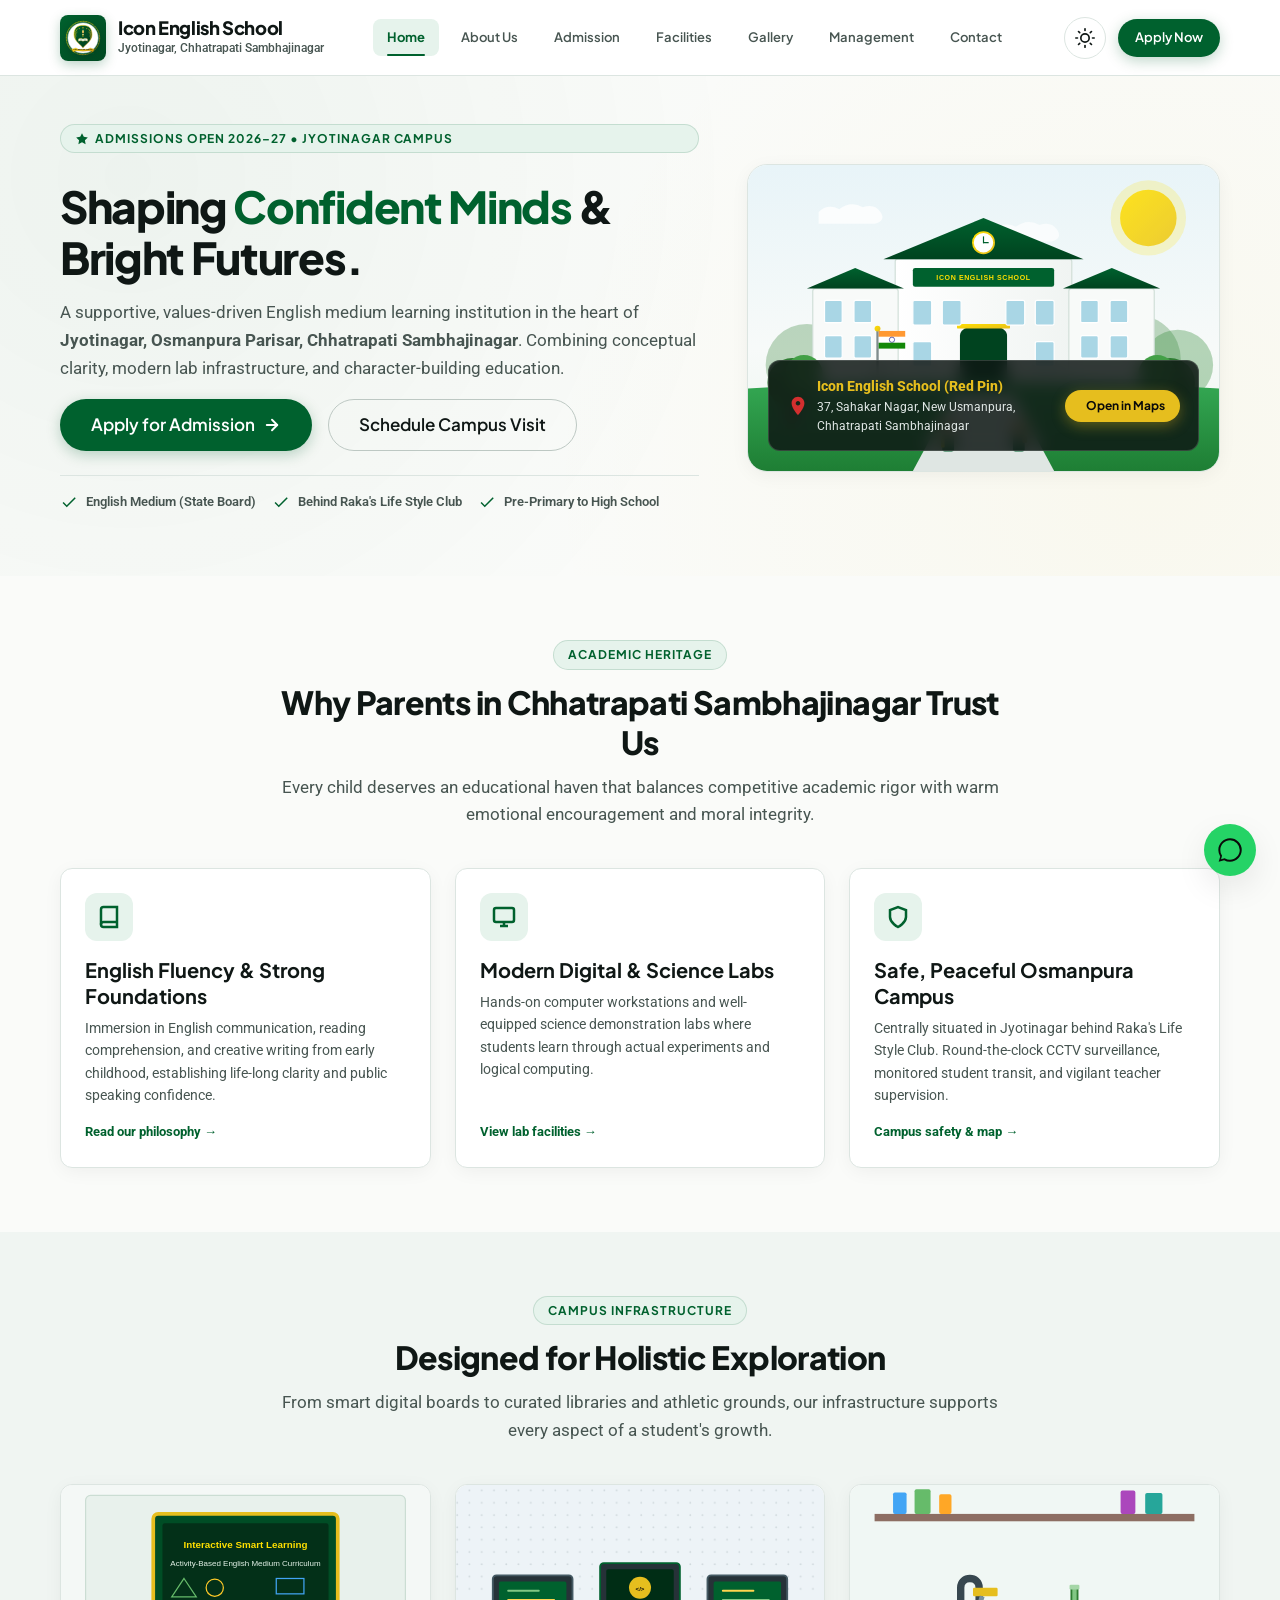
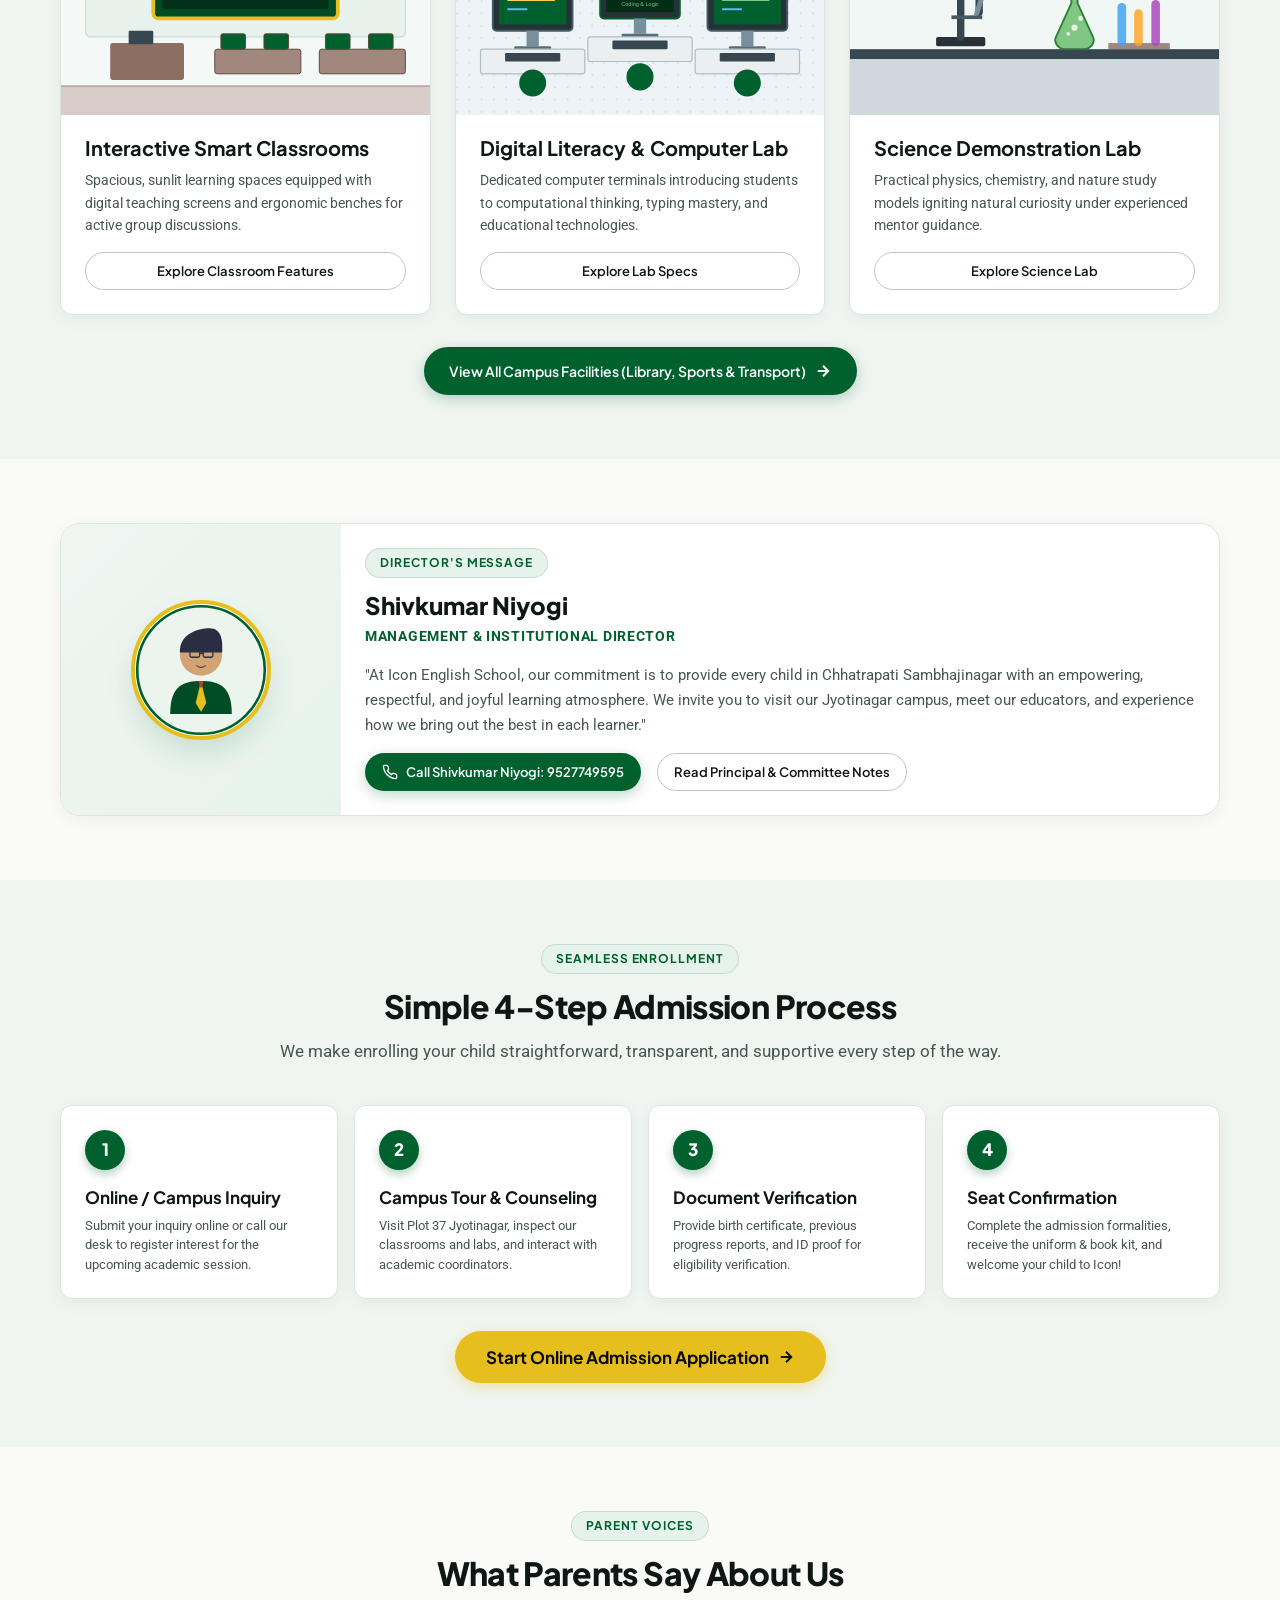
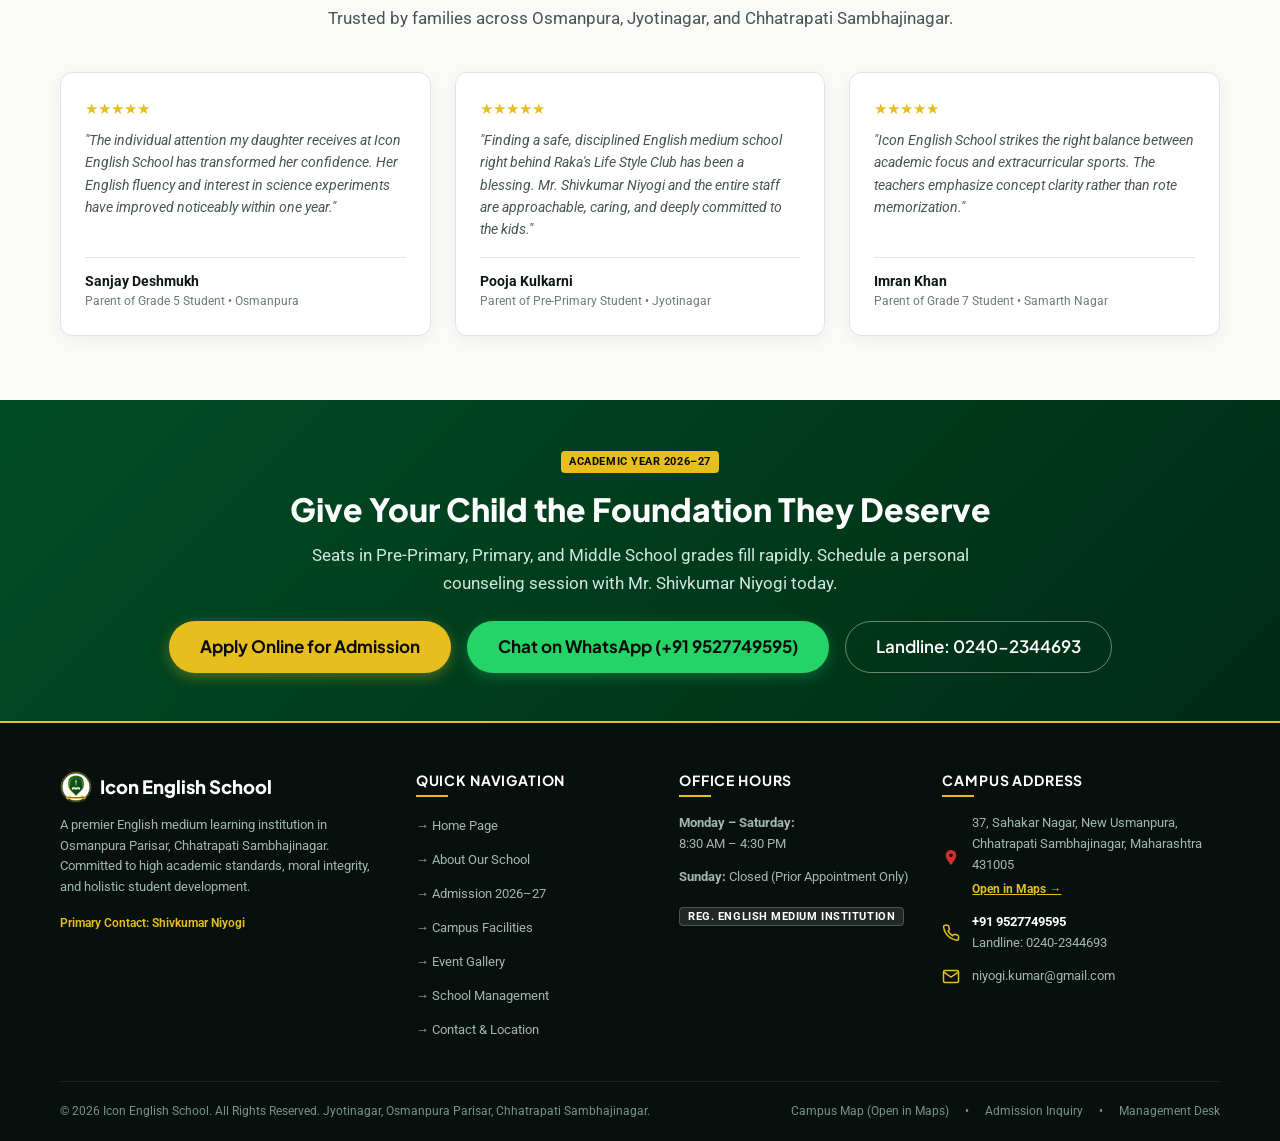
<file: index.html>
<!DOCTYPE html>
<html lang="en" data-theme="light">

<head>
  <meta charset="UTF-8">
  <meta name="viewport" content="width=device-width, initial-scale=1.0">
  <title>Icon English School | Best English Medium School in Osmanpura, Chhatrapati Sambhajinagar</title>
  <meta name="description"
    content="Icon English School in Jyotinagar, Osmanpura Parisar, Chhatrapati Sambhajinagar (Aurangabad). Nurturing academic excellence, modern computer lab, science activity lab, and holistic development. Admissions open 2026–27.">
  <meta name="keywords"
    content="Icon English School, School in Osmanpura, School in Jyotinagar, Chhatrapati Sambhajinagar school, Aurangabad English school, Shivkumar Niyogi, English medium school admission">
  <link rel="canonical" href="https://iconenglishschool.in/">

  <!-- Google Fonts Preconnect & Styles -->
  <link rel="preconnect" href="https://fonts.googleapis.com">
  <link rel="preconnect" href="https://fonts.gstatic.com" crossorigin>
  <link
    href="https://fonts.googleapis.com/css2?family=Plus+Jakarta+Sans:wght@500;600;700;800&family=Roboto:wght@400;500;700&display=swap"
    rel="stylesheet">

  <!-- Core Stylesheets -->
  <link rel="stylesheet" href="css/tokens.css">
  <link rel="stylesheet" href="css/animations.css">
  <link rel="stylesheet" href="css/base.css">
  <link rel="stylesheet" href="css/components.css">

  <!-- Zero-Flash Theme Initializer -->
  <script src="js/theme.js"></script>
</head>

<body>
  <!-- Scroll Progress Indicator -->
  <div class="scroll-progress-bar" aria-hidden="true"></div>

  <!-- Accessibility Skip Navigation -->
  <a href="#main-content" class="skip-link">Skip to main content</a>

  <!-- Main Sticky Header -->
  <header class="site-header">
    <div class="container header-container">
      <!-- School Brand Identity -->
      <a href="index.html" class="brand-link" aria-label="Icon English School Home">
        <div class="brand-emblem" aria-hidden="true">
          <img src="assets/images/logo.svg" alt="" width="36" height="36"
            style="filter: drop-shadow(0 2px 4px rgba(0,0,0,0.2));">
        </div>
        <div class="brand-info">
          <span class="brand-title">Icon English School</span>
          <span class="brand-subtitle">Jyotinagar, Chhatrapati Sambhajinagar</span>
        </div>
      </a>

      <!-- Desktop Navigation Menu -->
      <nav class="desktop-nav" aria-label="Main Navigation">
        <a href="index.html" class="nav-link">Home</a>
        <a href="about.html" class="nav-link">About Us</a>
        <a href="admission.html" class="nav-link">Admission</a>
        <a href="facilities.html" class="nav-link">Facilities</a>
        <a href="gallery.html" class="nav-link">Gallery</a>
        <a href="management.html" class="nav-link">Management</a>
        <a href="contact.html" class="nav-link">Contact</a>
      </nav>

      <!-- Header Controls: Theme Toggle, CTA & Mobile Trigger -->
      <div class="header-actions">
        <!-- Theme Switcher Button -->
        <button type="button" id="theme-toggle" class="theme-toggle-btn" aria-label="Switch theme" aria-pressed="false"
          title="Switch Theme">
          <!-- Sun Icon (shown in Dark mode) -->
          <svg class="theme-icon-sun" viewBox="0 0 24 24" fill="none" stroke="currentColor" stroke-width="2"
            stroke-linecap="round" stroke-linejoin="round" style="display: none;">
            <circle cx="12" cy="12" r="5"></circle>
            <line x1="12" y1="1" x2="12" y2="3"></line>
            <line x1="12" y1="21" x2="12" y2="23"></line>
            <line x1="4.22" y1="4.22" x2="5.64" y2="5.64"></line>
            <line x1="18.36" y1="18.36" x2="19.78" y2="19.78"></line>
            <line x1="1" y1="12" x2="3" y2="12"></line>
            <line x1="21" y1="12" x2="23" y2="12"></line>
            <line x1="4.22" y1="19.78" x2="5.64" y2="18.36"></line>
            <line x1="18.36" y1="5.64" x2="19.78" y2="4.22"></line>
          </svg>
          <!-- Moon Icon (shown in Light mode) -->
          <svg class="theme-icon-moon" viewBox="0 0 24 24" fill="none" stroke="currentColor" stroke-width="2"
            stroke-linecap="round" stroke-linejoin="round">
            <path d="M21 12.79A9 9 0 1 1 11.21 3 7 7 0 0 0 21 12.79z"></path>
          </svg>
        </button>

        <!-- Desktop Quick Apply Button -->
        <a href="admission.html" class="btn btn-primary btn-sm header-cta-btn">
          Apply Now
        </a>

        <!-- Mobile Navigation Hamburger Button -->
        <button type="button" class="mobile-nav-toggle" aria-label="Open mobile navigation menu" aria-expanded="false"
          aria-controls="mobile-drawer">
          <span class="hamburger-line"></span>
          <span class="hamburger-line"></span>
          <span class="hamburger-line"></span>
        </button>
      </div>
    </div>
  </header>

  <!-- Mobile Drawer Backdrop & Drawer -->
  <div class="mobile-drawer-backdrop" aria-hidden="true"></div>
  <aside id="mobile-drawer" class="mobile-drawer" aria-label="Mobile Navigation">
    <div class="mobile-drawer-header">
      <div class="brand-info">
        <span class="brand-title" style="font-size: 1rem;">Icon English School</span>
        <span class="brand-subtitle">Navigation Menu</span>
      </div>
      <button type="button" class="drawer-close-btn" aria-label="Close navigation menu">
        <svg width="20" height="20" viewBox="0 0 24 24" fill="none" stroke="currentColor" stroke-width="2.5"
          stroke-linecap="round" stroke-linejoin="round">
          <line x1="18" y1="6" x2="6" y2="18"></line>
          <line x1="6" y1="6" x2="18" y2="18"></line>
        </svg>
      </button>
    </div>

    <nav class="mobile-nav-list">
      <a href="index.html" class="mobile-nav-link">
        <svg width="20" height="20" viewBox="0 0 24 24" fill="none" stroke="currentColor" stroke-width="2">
          <path d="M3 9l9-7 9 7v11a2 2 0 0 1-2 2H5a2 2 0 0 1-2-2z"></path>
          <polyline points="9 22 9 12 15 12 15 22"></polyline>
        </svg>
        Home
      </a>
      <a href="about.html" class="mobile-nav-link">
        <svg width="20" height="20" viewBox="0 0 24 24" fill="none" stroke="currentColor" stroke-width="2">
          <circle cx="12" cy="12" r="10"></circle>
          <line x1="12" y1="16" x2="12" y2="12"></line>
          <line x1="12" y1="8" x2="12.01" y2="8"></line>
        </svg>
        About Us
      </a>
      <a href="admission.html" class="mobile-nav-link">
        <svg width="20" height="20" viewBox="0 0 24 24" fill="none" stroke="currentColor" stroke-width="2">
          <path d="M14 2H6a2 2 0 0 0-2 2v16a2 2 0 0 0 2 2h12a2 2 0 0 0 2-2V8z"></path>
          <polyline points="14 2 14 8 20 8"></polyline>
          <line x1="16" y1="13" x2="8" y2="13"></line>
          <line x1="16" y1="17" x2="8" y2="17"></line>
          <polyline points="10 9 9 9 8 9"></polyline>
        </svg>
        Admission 2026–27
      </a>
      <a href="facilities.html" class="mobile-nav-link">
        <svg width="20" height="20" viewBox="0 0 24 24" fill="none" stroke="currentColor" stroke-width="2">
          <rect x="2" y="7" width="20" height="14" rx="2" ry="2"></rect>
          <path d="M16 21V5a2 2 0 0 0-2-2h-4a2 2 0 0 0-2 2v16"></path>
        </svg>
        Facilities
      </a>
      <a href="gallery.html" class="mobile-nav-link">
        <svg width="20" height="20" viewBox="0 0 24 24" fill="none" stroke="currentColor" stroke-width="2">
          <rect x="3" y="3" width="18" height="18" rx="2" ry="2"></rect>
          <circle cx="8.5" cy="8.5" r="1.5"></circle>
          <polyline points="21 15 16 10 5 21"></polyline>
        </svg>
        Gallery
      </a>
      <a href="management.html" class="mobile-nav-link">
        <svg width="20" height="20" viewBox="0 0 24 24" fill="none" stroke="currentColor" stroke-width="2">
          <path d="M17 21v-2a4 4 0 0 0-4-4H5a4 4 0 0 0-4 4v2"></path>
          <circle cx="9" cy="7" r="4"></circle>
          <path d="M23 21v-2a4 4 0 0 0-3-3.87"></path>
          <path d="M16 3.13a4 4 0 0 1 0 7.75"></path>
        </svg>
        Management
      </a>
      <a href="contact.html" class="mobile-nav-link">
        <svg width="20" height="20" viewBox="0 0 24 24" fill="none" stroke="currentColor" stroke-width="2">
          <path
            d="M22 16.92v3a2 2 0 0 1-2.18 2 19.79 19.79 0 0 1-8.63-3.07 19.5 19.5 0 0 1-6-6 19.79 19.79 0 0 1-3.07-8.67A2 2 0 0 1 4.11 2h3a2 2 0 0 1 2 1.72 12.84 12.84 0 0 0 .7 2.81 2 2 0 0 1-.45 2.11L8.09 9.91a16 16 0 0 0 6 6l1.27-1.27a2 2 0 0 1 2.11-.45 12.84 12.84 0 0 0 2.81.7A2 2 0 0 1 22 16.92z">
          </path>
        </svg>
        Contact Us
      </a>
    </nav>

    <div class="mobile-drawer-footer">
      <div style="font-size: var(--text-xs); color: var(--text-muted); margin-bottom: 8px;">Direct Campus Helpline:
      </div>
      <a href="tel:+919527749595"
        style="display: flex; align-items: center; gap: 8px; font-weight: 700; color: var(--brand-primary); margin-bottom: 12px; font-size: var(--text-md);">
        <svg width="18" height="18" viewBox="0 0 24 24" fill="none" stroke="currentColor" stroke-width="2">
          <path
            d="M22 16.92v3a2 2 0 0 1-2.18 2 19.79 19.79 0 0 1-8.63-3.07 19.5 19.5 0 0 1-6-6 19.79 19.79 0 0 1-3.07-8.67A2 2 0 0 1 4.11 2h3a2 2 0 0 1 2 1.72 12.84 12.84 0 0 0 .7 2.81 2 2 0 0 1-.45 2.11L8.09 9.91a16 16 0 0 0 6 6l1.27-1.27a2 2 0 0 1 2.11-.45 12.84 12.84 0 0 0 2.81.7A2 2 0 0 1 22 16.92z">
          </path>
        </svg>
        +91 9527749595
      </a>
      <a href="https://wa.me/919527749595" target="_blank" rel="noopener noreferrer"
        class="btn btn-whatsapp btn-block btn-sm">
        Chat on WhatsApp
      </a>
    </div>
  </aside>

  <!-- Main Page Content -->
  <main id="main-content">
    <!-- Hero Section -->
    <section class="hero-section">
      <div class="container">
        <div class="hero-grid">
          <!-- Hero Left Content -->
          <div class="hero-content">
            <div class="section-tag hero-drop-target">
              <svg width="14" height="14" viewBox="0 0 24 24" fill="currentColor">
                <path
                  d="M12 2l3.09 6.26L22 9.27l-5 4.87 1.18 6.88L12 17.77l-6.18 3.25L7 14.14 2 9.27l6.91-1.01L12 2z" />
              </svg>
              Admissions Open 2026–27 • Jyotinagar Campus
            </div>

            <h1 class="heading-xl hero-drop-target" style="animation-delay: 100ms;">
              Shaping <span class="text-emerald">Confident Minds</span> &amp; Bright Futures.
            </h1>

            <p class="lead-text hero-drop-target" style="animation-delay: 200ms;">
              A supportive, values-driven English medium learning institution in the heart of <strong>Jyotinagar,
                Osmanpura Parisar, Chhatrapati Sambhajinagar</strong>. Combining conceptual clarity, modern lab
              infrastructure, and character-building education.
            </p>

            <div class="btn-group hero-drop-target" style="animation-delay: 300ms;">
              <a href="admission.html" class="btn btn-primary btn-lg">
                <span>Apply for Admission</span>
                <svg width="18" height="18" viewBox="0 0 24 24" fill="none" stroke="currentColor" stroke-width="2.5"
                  stroke-linecap="round" stroke-linejoin="round">
                  <line x1="5" y1="12" x2="19" y2="12"></line>
                  <polyline points="12 5 19 12 12 19"></polyline>
                </svg>
              </a>
              <a href="contact.html" class="btn btn-outline btn-lg">
                <span>Schedule Campus Visit</span>
              </a>
            </div>

            <!-- Trust Highlights Badges -->
            <div class="flex items-center gap-4 hero-drop-target"
              style="animation-delay: 400ms; flex-wrap: wrap; margin-top: var(--space-2); padding-top: var(--space-4); border-top: 1px solid var(--border-subtle);">
              <div class="flex items-center gap-2"
                style="font-size: var(--text-sm); font-weight: 600; color: var(--text-secondary);">
                <svg width="18" height="18" viewBox="0 0 24 24" fill="var(--brand-primary)">
                  <path d="M9 16.17L4.83 12l-1.42 1.41L9 19 21 7l-1.41-1.41z" />
                </svg>
                English Medium (State Board)
              </div>
              <div class="flex items-center gap-2"
                style="font-size: var(--text-sm); font-weight: 600; color: var(--text-secondary);">
                <svg width="18" height="18" viewBox="0 0 24 24" fill="var(--brand-primary)">
                  <path d="M9 16.17L4.83 12l-1.42 1.41L9 19 21 7l-1.41-1.41z" />
                </svg>
                Behind Raka's Life Style Club
              </div>
              <div class="flex items-center gap-2"
                style="font-size: var(--text-sm); font-weight: 600; color: var(--text-secondary);">
                <svg width="18" height="18" viewBox="0 0 24 24" fill="var(--brand-primary)">
                  <path d="M9 16.17L4.83 12l-1.42 1.41L9 19 21 7l-1.41-1.41z" />
                </svg>
                Pre-Primary to High School
              </div>
            </div>
          </div>

          <!-- Hero Right Visual Showcase -->
          <div class="hero-visual-container reveal-scale">
            <div class="hero-card-featured animate-float">
              <img src="assets/images/hero-campus.svg" alt="Icon English School Campus in Jyotinagar, Osmanpura Parisar"
                width="800" height="520" loading="eager">
              <div class="hero-badge-overlay">
                <div style="display: flex; align-items: center; gap: 8px;">
                  <svg width="22" height="22" viewBox="0 0 24 24" fill="#D32F2F" style="flex-shrink: 0;"><path d="M12 2C8.13 2 5 5.13 5 9c0 5.25 7 13 7 13s7-7.75 7-13c0-3.87-3.13-7-7-7zm0 9.5c-1.38 0-2.5-1.12-2.5-2.5s1.12-2.5 2.5-2.5 2.5 1.12 2.5 2.5-1.12 2.5-2.5 2.5z"/></svg>
                  <div>
                    <div style="font-weight: 800; font-size: var(--text-md); color: var(--brand-accent);">Icon English School (Red Pin)</div>
                    <div style="font-size: var(--text-xs); color: #E0E7E5;">37, Sahakar Nagar, New Usmanpura, Chhatrapati Sambhajinagar</div>
                  </div>
                </div>
                <a href="https://www.google.com/maps/search/?api=1&query=37,+Sahakar+Nagar,+New+Usmanpura,+Chhatrapati+Sambhajinagar,+Maharashtra+431005" target="_blank" rel="noopener noreferrer" class="btn btn-accent btn-sm"
                  style="font-size: var(--text-xs); padding: 6px 14px; min-height: 32px; gap: 6px;">
                  <svg width="14" height="14" viewBox="0 0 24 24" fill="#0A0A0A"><path d="M12 2C8.13 2 5 5.13 5 9c0 5.25 7 13 7 13s7-7.75 7-13c0-3.87-3.13-7-7-7zm0 9.5c-1.38 0-2.5-1.12-2.5-2.5s1.12-2.5 2.5-2.5 2.5 1.12 2.5 2.5-1.12 2.5-2.5 2.5z"/></svg>
                  Open in Maps
                </a>
              </div>
            </div>
          </div>
        </div>
      </div>
    </section>

    <!-- Why Choose Icon English School -->
    <section class="section">
      <div class="container">
        <div class="section-header reveal-up">
          <span class="section-tag">Academic Heritage</span>
          <h2 class="section-title">Why Parents in Chhatrapati Sambhajinagar Trust Us</h2>
          <p class="section-subtitle">
            Every child deserves an educational haven that balances competitive academic rigor with warm emotional
            encouragement and moral integrity.
          </p>
        </div>

        <div class="grid grid-3">
          <!-- Pillar 1 -->
          <div class="content-card card-hover-lift reveal-up stagger-1">
            <div class="card-icon-pill">
              <svg width="24" height="24" viewBox="0 0 24 24" fill="none" stroke="currentColor" stroke-width="2.5">
                <path d="M4 19.5A2.5 2.5 0 0 1 6.5 17H20"></path>
                <path d="M6.5 2H20v20H6.5A2.5 2.5 0 0 1 4 19.5v-15A2.5 2.5 0 0 1 6.5 2z"></path>
              </svg>
            </div>
            <h3 class="card-title">English Fluency &amp; Strong Foundations</h3>
            <p class="card-body-text">
              Immersion in English communication, reading comprehension, and creative writing from early childhood,
              establishing life-long clarity and public speaking confidence.
            </p>
            <a href="about.html"
              style="font-weight: 700; color: var(--brand-primary); font-size: var(--text-sm); display: inline-flex; align-items: center; gap: 4px;">
              Read our philosophy &rarr;
            </a>
          </div>

          <!-- Pillar 2 -->
          <div class="content-card card-hover-lift reveal-up stagger-2">
            <div class="card-icon-pill">
              <svg width="24" height="24" viewBox="0 0 24 24" fill="none" stroke="currentColor" stroke-width="2.5">
                <rect x="2" y="3" width="20" height="14" rx="2" ry="2"></rect>
                <line x1="8" y1="21" x2="16" y2="21"></line>
                <line x1="12" y1="17" x2="12" y2="21"></line>
              </svg>
            </div>
            <h3 class="card-title">Modern Digital &amp; Science Labs</h3>
            <p class="card-body-text">
              Hands-on computer workstations and well-equipped science demonstration labs where students learn through
              actual experiments and logical computing.
            </p>
            <a href="facilities.html"
              style="font-weight: 700; color: var(--brand-primary); font-size: var(--text-sm); display: inline-flex; align-items: center; gap: 4px;">
              View lab facilities &rarr;
            </a>
          </div>

          <!-- Pillar 3 -->
          <div class="content-card card-hover-lift reveal-up stagger-3">
            <div class="card-icon-pill">
              <svg width="24" height="24" viewBox="0 0 24 24" fill="none" stroke="currentColor" stroke-width="2.5">
                <path d="M12 22s8-4 8-10V5l-8-3-8 3v7c0 6 8 10 8 10z"></path>
              </svg>
            </div>
            <h3 class="card-title">Safe, Peaceful Osmanpura Campus</h3>
            <p class="card-body-text">
              Centrally situated in Jyotinagar behind Raka's Life Style Club. Round-the-clock CCTV surveillance,
              monitored student transit, and vigilant teacher supervision.
            </p>
            <a href="contact.html"
              style="font-weight: 700; color: var(--brand-primary); font-size: var(--text-sm); display: inline-flex; align-items: center; gap: 4px;">
              Campus safety &amp; map &rarr;
            </a>
          </div>
        </div>
      </div>
    </section>

    <!-- Featured Campus Facilities Preview -->
    <section class="section section-alt">
      <div class="container">
        <div class="section-header reveal-up">
          <span class="section-tag">Campus Infrastructure</span>
          <h2 class="section-title">Designed for Holistic Exploration</h2>
          <p class="section-subtitle">
            From smart digital boards to curated libraries and athletic grounds, our infrastructure supports every
            aspect of a student's growth.
          </p>
        </div>

        <div class="grid grid-3">
          <!-- Facility Preview 1 -->
          <div class="content-card card-hover-lift reveal-up stagger-1">
            <div class="content-card-image-wrap">
              <img src="assets/images/facility-classroom.svg" alt="Smart Classrooms at Icon English School" width="600"
                height="400" loading="lazy">
            </div>
            <h3 class="card-title">Interactive Smart Classrooms</h3>
            <p class="card-body-text">
              Spacious, sunlit learning spaces equipped with digital teaching screens and ergonomic benches for active
              group discussions.
            </p>
            <a href="facilities.html#smart-classrooms" class="btn btn-outline btn-sm" style="margin-top: auto;">Explore
              Classroom Features</a>
          </div>

          <!-- Facility Preview 2 -->
          <div class="content-card card-hover-lift reveal-up stagger-2">
            <div class="content-card-image-wrap">
              <img src="assets/images/facility-computer.svg" alt="Computer Lab at Icon English School" width="600"
                height="400" loading="lazy">
            </div>
            <h3 class="card-title">Digital Literacy &amp; Computer Lab</h3>
            <p class="card-body-text">
              Dedicated computer terminals introducing students to computational thinking, typing mastery, and
              educational technologies.
            </p>
            <a href="facilities.html#computer-lab" class="btn btn-outline btn-sm" style="margin-top: auto;">Explore Lab
              Specs</a>
          </div>

          <!-- Facility Preview 3 -->
          <div class="content-card card-hover-lift reveal-up stagger-3">
            <div class="content-card-image-wrap">
              <img src="assets/images/facility-science.svg" alt="Science Activity Lab at Icon English School"
                width="600" height="400" loading="lazy">
            </div>
            <h3 class="card-title">Science Demonstration Lab</h3>
            <p class="card-body-text">
              Practical physics, chemistry, and nature study models igniting natural curiosity under experienced mentor
              guidance.
            </p>
            <a href="facilities.html#science-lab" class="btn btn-outline btn-sm" style="margin-top: auto;">Explore
              Science Lab</a>
          </div>
        </div>

        <div style="text-align: center; margin-top: var(--space-8);" class="reveal-up">
          <a href="facilities.html" class="btn btn-primary">
            <span>View All Campus Facilities (Library, Sports &amp; Transport)</span>
            <svg width="18" height="18" viewBox="0 0 24 24" fill="none" stroke="currentColor" stroke-width="2.5">
              <line x1="5" y1="12" x2="19" y2="12"></line>
              <polyline points="12 5 19 12 12 19"></polyline>
            </svg>
          </a>
        </div>
      </div>
    </section>

    <!-- Leadership Message Callout -->
    <section class="section">
      <div class="container">
        <div class="profile-card card-hover-lift reveal-up">
          <div class="profile-avatar-wrap">
            <img src="assets/images/avatar-shivkumar.svg" alt="Shivkumar Niyogi - Icon English School Management"
              width="160" height="160" class="profile-avatar-placeholder">
          </div>
          <div class="profile-details">
            <span class="section-tag" style="align-self: flex-start;">Director's Message</span>
            <h2 class="profile-name">Shivkumar Niyogi</h2>
            <div class="profile-role">Management &amp; Institutional Director</div>
            <p class="profile-bio">
              "At Icon English School, our commitment is to provide every child in Chhatrapati Sambhajinagar with an
              empowering, respectful, and joyful learning atmosphere. We invite you to visit our Jyotinagar campus, meet
              our educators, and experience how we bring out the best in each learner."
            </p>
            <div class="btn-group">
              <a href="tel:+919527749595" class="btn btn-primary btn-sm">
                <svg width="16" height="16" viewBox="0 0 24 24" fill="none" stroke="currentColor" stroke-width="2">
                  <path
                    d="M22 16.92v3a2 2 0 0 1-2.18 2 19.79 19.79 0 0 1-8.63-3.07 19.5 19.5 0 0 1-6-6 19.79 19.79 0 0 1-3.07-8.67A2 2 0 0 1 4.11 2h3a2 2 0 0 1 2 1.72 12.84 12.84 0 0 0 .7 2.81 2 2 0 0 1-.45 2.11L8.09 9.91a16 16 0 0 0 6 6l1.27-1.27a2 2 0 0 1 2.11-.45 12.84 12.84 0 0 0 2.81.7A2 2 0 0 1 22 16.92z">
                  </path>
                </svg>
                Call Shivkumar Niyogi: 9527749595
              </a>
              <a href="management.html" class="btn btn-outline btn-sm">
                Read Principal &amp; Committee Notes
              </a>
            </div>
          </div>
        </div>
      </div>
    </section>

    <!-- Admission Process Timeline 4 Steps -->
    <section class="section section-alt">
      <div class="container">
        <div class="section-header reveal-up">
          <span class="section-tag">Seamless Enrollment</span>
          <h2 class="section-title">Simple 4-Step Admission Process</h2>
          <p class="section-subtitle">
            We make enrolling your child straightforward, transparent, and supportive every step of the way.
          </p>
        </div>

        <div class="steps-timeline">
          <!-- Step 1 -->
          <div class="step-card card-hover-lift reveal-drop stagger-1">
            <div class="step-number">1</div>
            <h3 style="font-size: var(--text-lg); font-weight: 700; margin-bottom: 8px;">Online / Campus Inquiry</h3>
            <p style="font-size: var(--text-sm); color: var(--text-secondary); line-height: 1.5;">
              Submit your inquiry online or call our desk to register interest for the upcoming academic session.
            </p>
          </div>

          <!-- Step 2 -->
          <div class="step-card card-hover-lift reveal-drop stagger-2">
            <div class="step-number">2</div>
            <h3 style="font-size: var(--text-lg); font-weight: 700; margin-bottom: 8px;">Campus Tour &amp; Counseling
            </h3>
            <p style="font-size: var(--text-sm); color: var(--text-secondary); line-height: 1.5;">
              Visit Plot 37 Jyotinagar, inspect our classrooms and labs, and interact with academic coordinators.
            </p>
          </div>

          <!-- Step 3 -->
          <div class="step-card card-hover-lift reveal-drop stagger-3">
            <div class="step-number">3</div>
            <h3 style="font-size: var(--text-lg); font-weight: 700; margin-bottom: 8px;">Document Verification</h3>
            <p style="font-size: var(--text-sm); color: var(--text-secondary); line-height: 1.5;">
              Provide birth certificate, previous progress reports, and ID proof for eligibility verification.
            </p>
          </div>

          <!-- Step 4 -->
          <div class="step-card card-hover-lift reveal-drop stagger-4">
            <div class="step-number">4</div>
            <h3 style="font-size: var(--text-lg); font-weight: 700; margin-bottom: 8px;">Seat Confirmation</h3>
            <p style="font-size: var(--text-sm); color: var(--text-secondary); line-height: 1.5;">
              Complete the admission formalities, receive the uniform &amp; book kit, and welcome your child to Icon!
            </p>
          </div>
        </div>

        <div style="text-align: center; margin-top: var(--space-8);" class="reveal-up">
          <a href="admission.html" class="btn btn-accent btn-lg">
            <span>Start Online Admission Application</span>
            <svg width="18" height="18" viewBox="0 0 24 24" fill="none" stroke="currentColor" stroke-width="2.5">
              <line x1="5" y1="12" x2="19" y2="12"></line>
              <polyline points="12 5 19 12 12 19"></polyline>
            </svg>
          </a>
        </div>
      </div>
    </section>

    <!-- Parent Testimonials -->
    <section class="section">
      <div class="container">
        <div class="section-header reveal-up">
          <span class="section-tag">Parent Voices</span>
          <h2 class="section-title">What Parents Say About Us</h2>
          <p class="section-subtitle">
            Trusted by families across Osmanpura, Jyotinagar, and Chhatrapati Sambhajinagar.
          </p>
        </div>

        <div class="grid grid-3">
          <div class="content-card card-hover-lift reveal-up stagger-1">
            <div style="color: var(--brand-accent); margin-bottom: 8px;">★★★★★</div>
            <p class="card-body-text" style="font-style: italic;">
              "The individual attention my daughter receives at Icon English School has transformed her confidence. Her
              English fluency and interest in science experiments have improved noticeably within one year."
            </p>
            <div style="border-top: 1px solid var(--border-subtle); padding-top: 12px; margin-top: auto;">
              <div style="font-weight: 700; font-size: var(--text-md);">Sanjay Deshmukh</div>
              <div style="font-size: var(--text-xs); color: var(--text-muted);">Parent of Grade 5 Student • Osmanpura
              </div>
            </div>
          </div>

          <div class="content-card card-hover-lift reveal-up stagger-2">
            <div style="color: var(--brand-accent); margin-bottom: 8px;">★★★★★</div>
            <p class="card-body-text" style="font-style: italic;">
              "Finding a safe, disciplined English medium school right behind Raka's Life Style Club has been a
              blessing. Mr. Shivkumar Niyogi and the entire staff are approachable, caring, and deeply committed to the
              kids."
            </p>
            <div style="border-top: 1px solid var(--border-subtle); padding-top: 12px; margin-top: auto;">
              <div style="font-weight: 700; font-size: var(--text-md);">Pooja Kulkarni</div>
              <div style="font-size: var(--text-xs); color: var(--text-muted);">Parent of Pre-Primary Student •
                Jyotinagar</div>
            </div>
          </div>

          <div class="content-card card-hover-lift reveal-up stagger-3">
            <div style="color: var(--brand-accent); margin-bottom: 8px;">★★★★★</div>
            <p class="card-body-text" style="font-style: italic;">
              "Icon English School strikes the right balance between academic focus and extracurricular sports. The
              teachers emphasize concept clarity rather than rote memorization."
            </p>
            <div style="border-top: 1px solid var(--border-subtle); padding-top: 12px; margin-top: auto;">
              <div style="font-weight: 700; font-size: var(--text-md);">Imran Khan</div>
              <div style="font-size: var(--text-xs); color: var(--text-muted);">Parent of Grade 7 Student • Samarth
                Nagar</div>
            </div>
          </div>
        </div>
      </div>
    </section>

    <!-- Admission Call to Action Banner -->
    <section class="section"
      style="background: linear-gradient(135deg, #004D25 0%, #002B15 100%); color: #FFFFFF; padding: var(--space-12) 0;">
      <div class="container text-center reveal-scale" style="text-align: center;">
        <span class="announcement-badge"
          style="background-color: var(--brand-accent); color: var(--brand-on-accent); margin-bottom: 16px; display: inline-block;">
          Academic Year 2026–27
        </span>
        <h2 style="font-size: var(--text-3xl); font-weight: 800; color: #FFFFFF; margin-bottom: 12px;">
          Give Your Child the Foundation They Deserve
        </h2>
        <p style="max-width: 680px; margin: 0 auto var(--space-6) auto; color: #D0E8DD; font-size: var(--text-lg);">
          Seats in Pre-Primary, Primary, and Middle School grades fill rapidly. Schedule a personal counseling session
          with Mr. Shivkumar Niyogi today.
        </p>

        <div class="btn-group justify-center">
          <a href="admission.html" class="btn btn-accent btn-lg">
            Apply Online for Admission
          </a>
          <a href="https://wa.me/919527749595" target="_blank" rel="noopener noreferrer"
            class="btn btn-whatsapp btn-lg">
            Chat on WhatsApp (+91 9527749595)
          </a>
          <a href="tel:02402344693" class="btn btn-outline btn-lg"
            style="color: #FFFFFF; border-color: rgba(255,255,255,0.4);">
            Landline: 0240-2344693
          </a>
        </div>
      </div>
    </section>
  </main>

  <!-- Site Footer -->
  <footer class="site-footer">
    <div class="container">
      <div class="footer-grid">
        <!-- Col 1: Brand Info -->
        <div>
          <div class="flex items-center gap-2" style="margin-bottom: 12px;">
            <img src="assets/images/logo.svg" alt="" width="32" height="32">
            <span
              style="font-family: var(--font-family-display); font-weight: 800; font-size: 1.15rem; color: #FFFFFF;">Icon
              English School</span>
          </div>
          <p style="font-size: var(--text-sm); line-height: 1.6; color: #A2B6B0; margin-bottom: 16px;">
            A premier English medium learning institution in Osmanpura Parisar, Chhatrapati Sambhajinagar. Committed to
            high academic standards, moral integrity, and holistic student development.
          </p>
          <div style="font-size: var(--text-xs); color: var(--brand-accent); font-weight: 600;">
            Primary Contact: Shivkumar Niyogi
          </div>
        </div>

        <!-- Col 2: Navigation Links -->
        <div>
          <h4 class="footer-heading">Quick Navigation</h4>
          <ul class="footer-links-list">
            <li><a href="index.html" class="footer-link">&rarr; Home Page</a></li>
            <li><a href="about.html" class="footer-link">&rarr; About Our School</a></li>
            <li><a href="admission.html" class="footer-link">&rarr; Admission 2026–27</a></li>
            <li><a href="facilities.html" class="footer-link">&rarr; Campus Facilities</a></li>
            <li><a href="gallery.html" class="footer-link">&rarr; Event Gallery</a></li>
            <li><a href="management.html" class="footer-link">&rarr; School Management</a></li>
            <li><a href="contact.html" class="footer-link">&rarr; Contact &amp; Location</a></li>
          </ul>
        </div>

        <!-- Col 3: Academic Office Hours -->
        <div>
          <h4 class="footer-heading">Office Hours</h4>
          <div class="footer-contact-item">
            <span><strong>Monday – Saturday:</strong><br>8:30 AM – 4:30 PM</span>
          </div>
          <div class="footer-contact-item">
            <span><strong>Sunday:</strong> Closed (Prior Appointment Only)</span>
          </div>
          <div style="margin-top: 16px;">
            <span class="announcement-badge"
              style="background: rgba(255,255,255,0.1); color: #FFF; border: 1px solid rgba(255,255,255,0.2);">
              Reg. English Medium Institution
            </span>
          </div>
        </div>

        <!-- Col 4: Verified Contact Coordinates -->
        <div>
          <h4 class="footer-heading">Campus Address</h4>
          <div class="footer-contact-item">
            <svg width="18" height="18" viewBox="0 0 24 24" fill="#D32F2F"
              style="flex-shrink: 0; margin-top: 2px;">
              <path d="M12 2C8.13 2 5 5.13 5 9c0 5.25 7 13 7 13s7-7.75 7-13c0-3.87-3.13-7-7-7zm0 9.5c-1.38 0-2.5-1.12-2.5-2.5s1.12-2.5 2.5-2.5 2.5 1.12 2.5 2.5-1.12 2.5-2.5 2.5z"></path>
            </svg>
            <div>
              <span>37, Sahakar Nagar, New Usmanpura, Chhatrapati Sambhajinagar, Maharashtra 431005</span>
              <div style="margin-top: 4px;">
                <a href="https://www.google.com/maps/search/?api=1&query=37,+Sahakar+Nagar,+New+Usmanpura,+Chhatrapati+Sambhajinagar,+Maharashtra+431005" target="_blank" rel="noopener noreferrer" style="color: var(--brand-accent); font-weight: 700; text-decoration: underline; font-size: var(--text-xs); display: inline-flex; align-items: center; gap: 4px;">
                  Open in Maps &rarr;
                </a>
              </div>
            </div>
          </div>
          <div class="footer-contact-item">
            <svg width="18" height="18" viewBox="0 0 24 24" fill="none" stroke="var(--brand-accent)" stroke-width="2"
              style="flex-shrink: 0;">
              <path
                d="M22 16.92v3a2 2 0 0 1-2.18 2 19.79 19.79 0 0 1-8.63-3.07 19.5 19.5 0 0 1-6-6 19.79 19.79 0 0 1-3.07-8.67A2 2 0 0 1 4.11 2h3a2 2 0 0 1 2 1.72 12.84 12.84 0 0 0 .7 2.81 2 2 0 0 1-.45 2.11L8.09 9.91a16 16 0 0 0 6 6l1.27-1.27a2 2 0 0 1 2.11-.45 12.84 12.84 0 0 0 2.81.7A2 2 0 0 1 22 16.92z">
              </path>
            </svg>
            <div>
              <a href="tel:+919527749595" style="color: #FFFFFF; font-weight: 700;">+91 9527749595</a><br>
              <a href="tel:02402344693" style="color: #A2B6B0;">Landline: 0240-2344693</a>
            </div>
          </div>
          <div class="footer-contact-item">
            <svg width="18" height="18" viewBox="0 0 24 24" fill="none" stroke="var(--brand-accent)" stroke-width="2"
              style="flex-shrink: 0;">
              <path d="M4 4h16c1.1 0 2 .9 2 2v12c0 1.1-.9 2-2 2H4c-1.1 0-2-.9-2-2V6c0-1.1.9-2 2-2z"></path>
              <polyline points="22,6 12,13 2,6"></polyline>
            </svg>
            <a href="mailto:niyogi.kumar@gmail.com" style="color: #A2B6B0;">niyogi.kumar@gmail.com</a>
          </div>
        </div>
      </div>

      <!-- Bottom Copyright Bar -->
      <div class="footer-bottom-bar">
        <div>
          &copy; <span id="current-year">2026</span> Icon English School. All Rights Reserved. Jyotinagar, Osmanpura
          Parisar, Chhatrapati Sambhajinagar.
        </div>
        <div class="flex items-center gap-4" style="flex-wrap: wrap; justify-content: center;">
          <a href="https://www.google.com/maps/search/?api=1&query=37,+Sahakar+Nagar,+New+Usmanpura,+Chhatrapati+Sambhajinagar,+Maharashtra+431005" target="_blank" rel="noopener noreferrer" style="color: #7A908A;">Campus Map (Open in Maps)</a>
          <span>•</span>
          <a href="admission.html" style="color: #7A908A;">Admission Inquiry</a>
          <span>•</span>
          <a href="management.html" style="color: #7A908A;">Management Desk</a>
        </div>
      </div>
    </div>
  </footer>

  <!-- Floating Actions (Desktop / Tablet) -->
  <div class="floating-actions-wrap" aria-label="Quick Actions">
    <!-- Back to Top Button -->
    <button type="button" class="floating-btn floating-scrolltop" aria-label="Scroll back to top" title="Scroll to top">
      <svg width="22" height="22" viewBox="0 0 24 24" fill="none" stroke="currentColor" stroke-width="2.5"
        stroke-linecap="round" stroke-linejoin="round">
        <line x1="12" y1="19" x2="12" y2="5"></line>
        <polyline points="5 12 12 5 19 12"></polyline>
      </svg>
    </button>

    <!-- Floating WhatsApp CTA Button with Radar Pulse -->
    <a href="https://wa.me/919527749595?text=Hello%20Shivkumar%20Niyogi%20sir,%20I%20would%20like%20to%20inquire%20about%20admissions%20at%20Icon%20English%20School."
      target="_blank" rel="noopener noreferrer" class="floating-btn floating-whatsapp animate-whatsapp-pulse"
      aria-label="Chat with Shivkumar Niyogi on WhatsApp" title="Chat on WhatsApp">
      <svg width="28" height="28" viewBox="0 0 24 24" fill="#0A0A0A">
        <path
          d="M12.031 2C6.495 2 2 6.495 2 12.031a9.98 9.98 0 0 0 1.609 5.46L2.3 22l4.662-1.312a9.97 9.97 0 0 0 5.069 1.343h.005c5.535 0 10.031-4.496 10.031-10.031A10.036 10.036 0 0 0 12.031 2zm0 18.36a8.31 8.31 0 0 1-4.24-1.154l-.304-.18-3.15.886.84-3.07-.197-.315a8.28 8.28 0 0 1-1.272-4.496c0-4.588 3.733-8.32 8.324-8.32a8.27 8.27 0 0 1 5.886 2.438 8.27 8.27 0 0 1 2.434 5.885c0 4.59-3.732 8.326-8.321 8.326z" />
      </svg>
    </a>
  </div>

  <!-- Mobile Sticky Bottom Action Bar (< 768px) -->
  <aside class="mobile-sticky-action-bar" aria-label="Mobile quick contacts">
    <a href="tel:+919527749595" class="mobile-action-btn btn-primary">
      <svg width="18" height="18" viewBox="0 0 24 24" fill="none" stroke="currentColor" stroke-width="2.5">
        <path
          d="M22 16.92v3a2 2 0 0 1-2.18 2 19.79 19.79 0 0 1-8.63-3.07 19.5 19.5 0 0 1-6-6 19.79 19.79 0 0 1-3.07-8.67A2 2 0 0 1 4.11 2h3a2 2 0 0 1 2 1.72 12.84 12.84 0 0 0 .7 2.81 2 2 0 0 1-.45 2.11L8.09 9.91a16 16 0 0 0 6 6l1.27-1.27a2 2 0 0 1 2.11-.45 12.84 12.84 0 0 0 2.81.7A2 2 0 0 1 22 16.92z">
        </path>
      </svg>
      Call Us
    </a>
    <a href="https://wa.me/919527749595?text=Hello%2C%20I%20am%20inquiring%20about%20admissions%20at%20Icon%20English%20School."
      target="_blank" rel="noopener noreferrer" class="mobile-action-btn btn-whatsapp">
      <svg width="18" height="18" viewBox="0 0 24 24" fill="#0A0A0A">
        <path
          d="M12.031 2C6.495 2 2 6.495 2 12.031a9.98 9.98 0 0 0 1.609 5.46L2.3 22l4.662-1.312a9.97 9.97 0 0 0 5.069 1.343h.005c5.535 0 10.031-4.496 10.031-10.031A10.036 10.036 0 0 0 12.031 2zm0 18.36a8.31 8.31 0 0 1-4.24-1.154l-.304-.18-3.15.886.84-3.07-.197-.315a8.28 8.28 0 0 1-1.272-4.496c0-4.588 3.733-8.32 8.324-8.32a8.27 8.27 0 0 1 5.886 2.438 8.27 8.27 0 0 1 2.434 5.885c0 4.59-3.732 8.326-8.321 8.326z" />
      </svg>
      WhatsApp
    </a>
    <a href="admission.html" class="mobile-action-btn btn-accent">
      Apply
    </a>
  </aside>

  <!-- Core JavaScript Modules -->
  <script src="js/data.js"></script>
  <script src="js/components.js"></script>
  <script src="js/animations.js"></script>
</body>

</html>
</file>
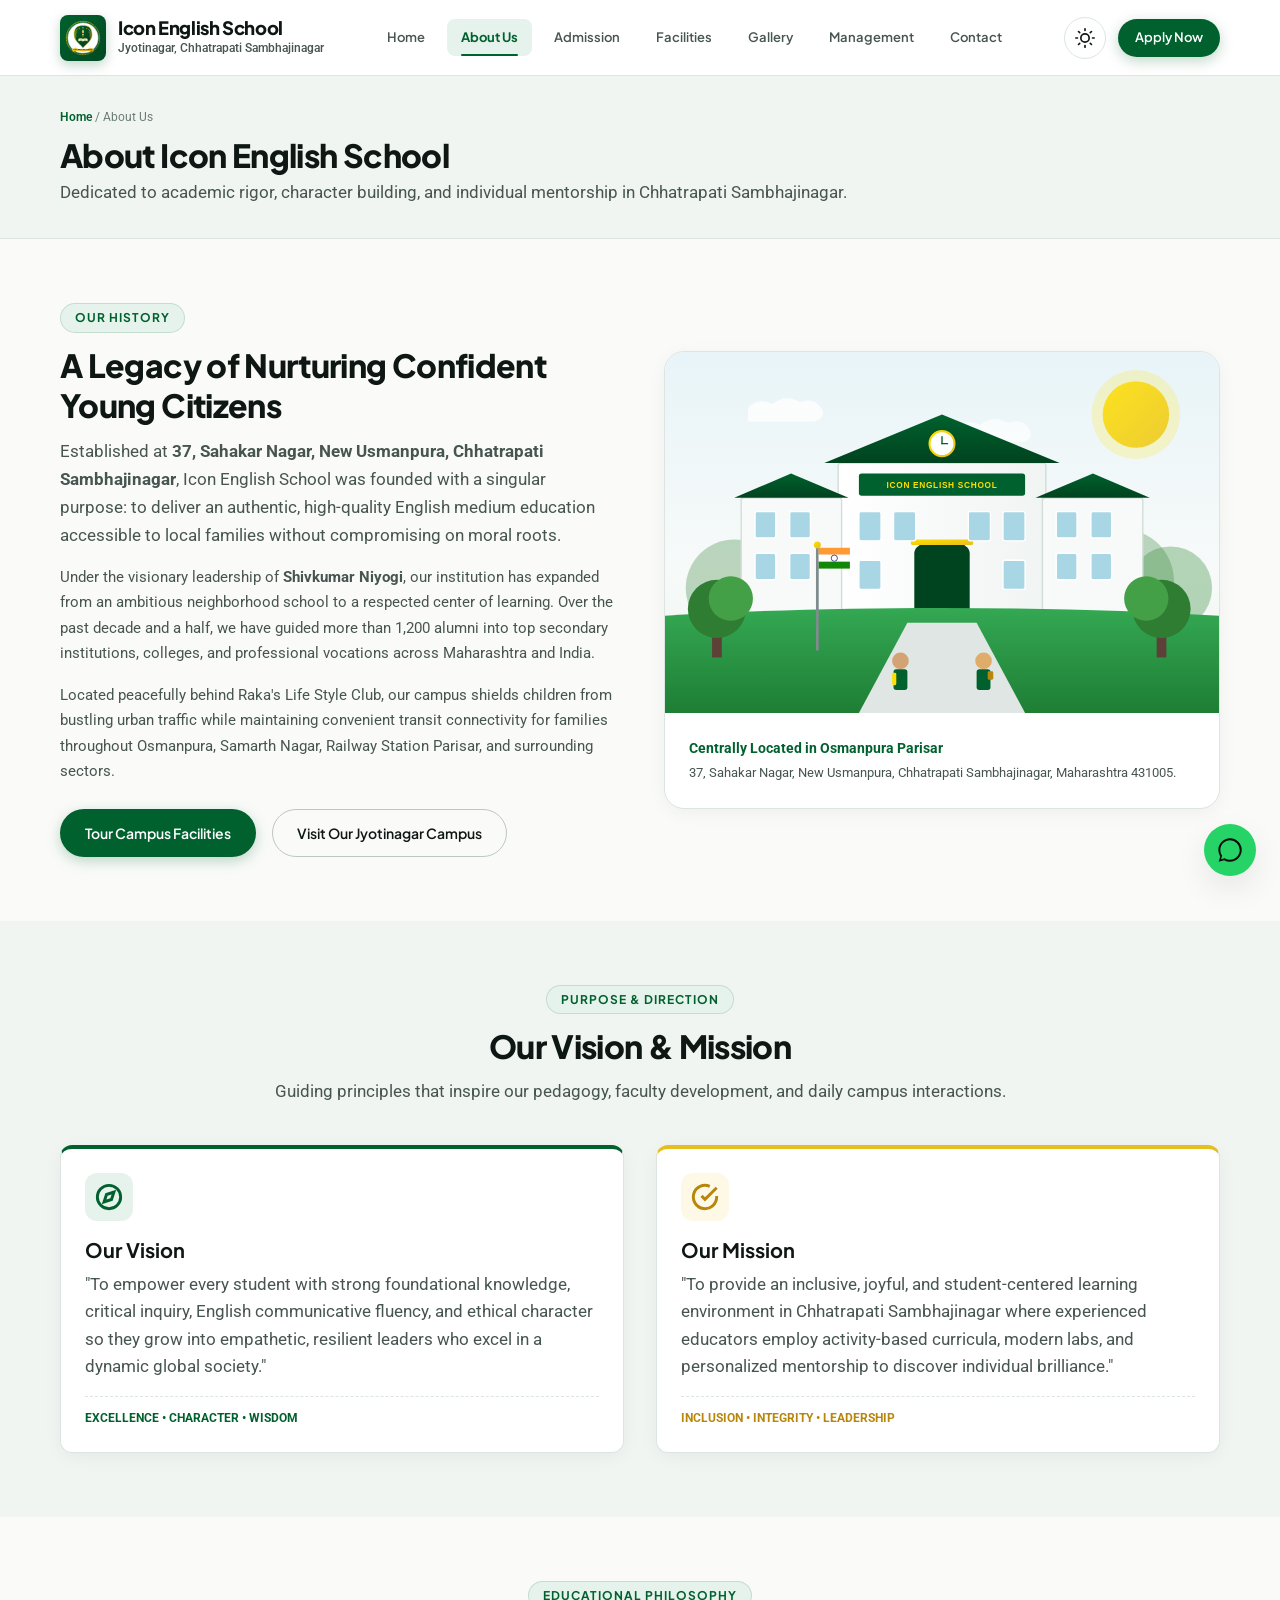
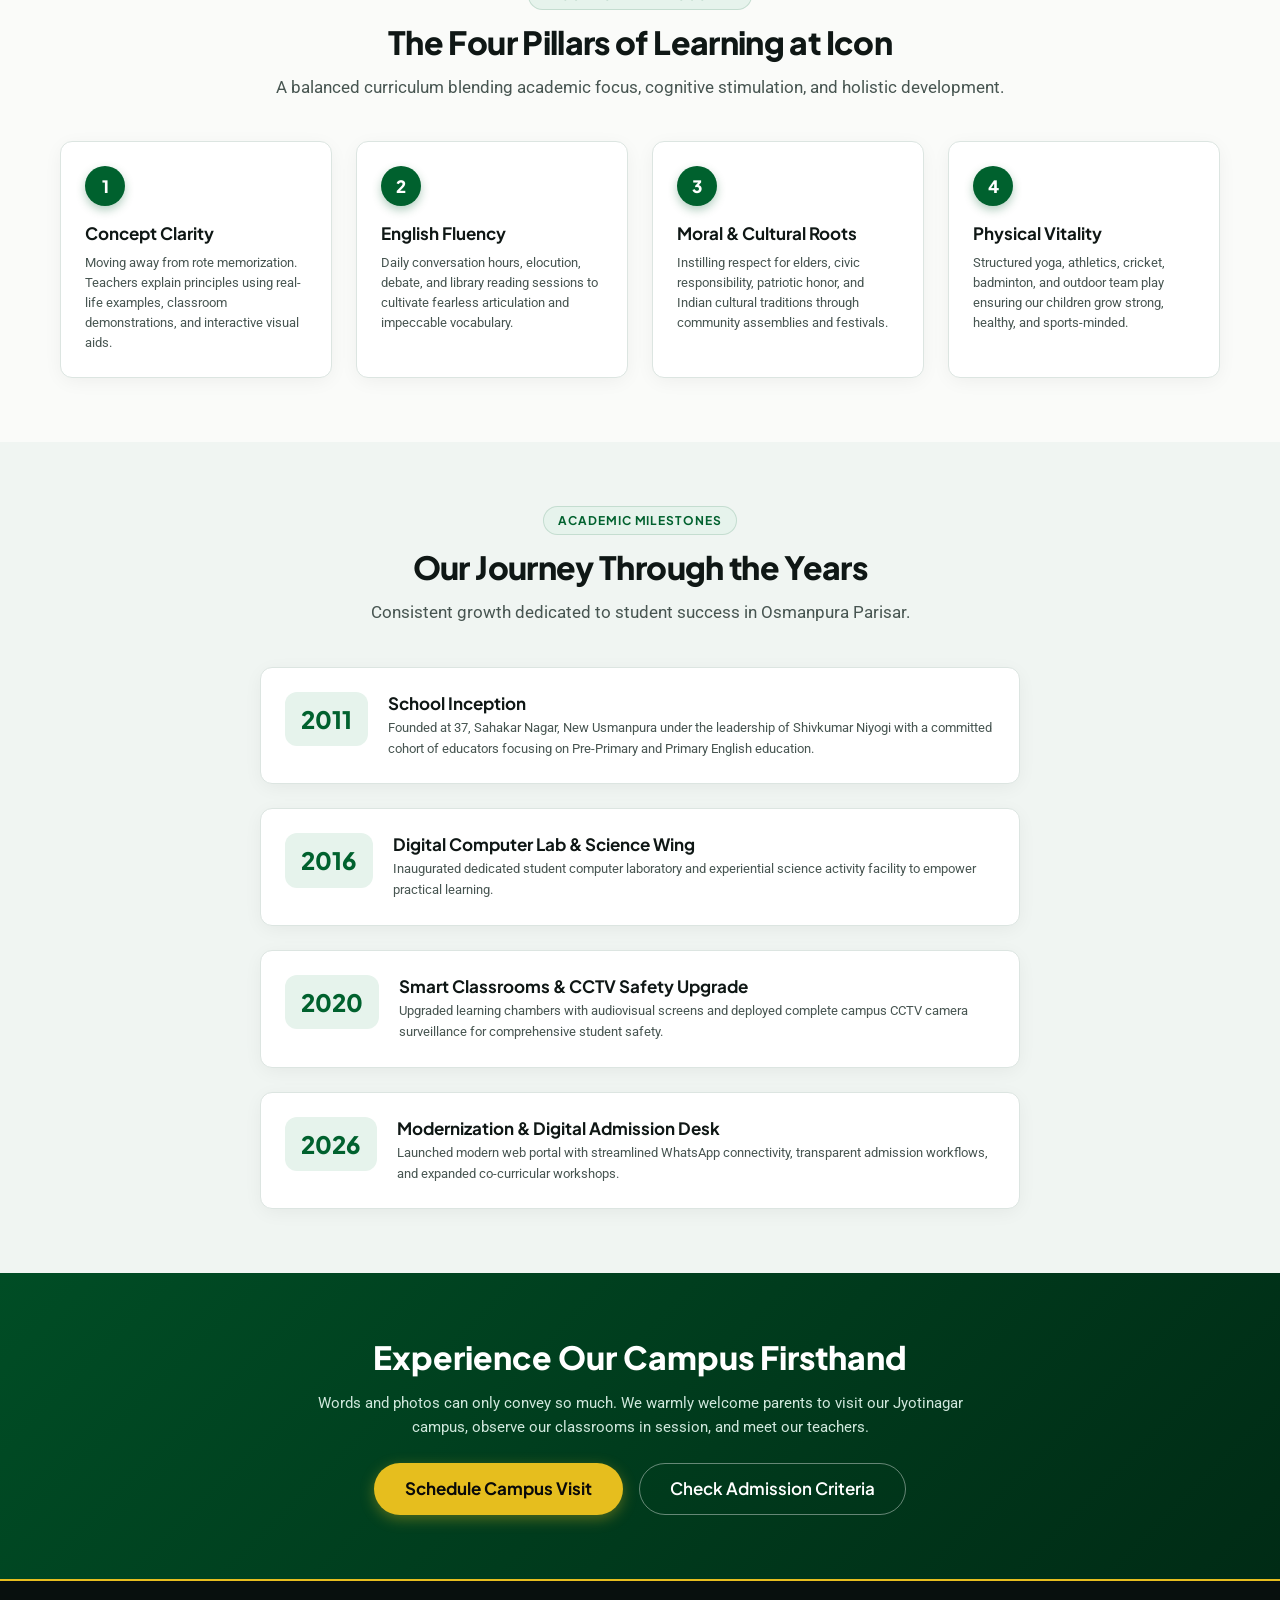
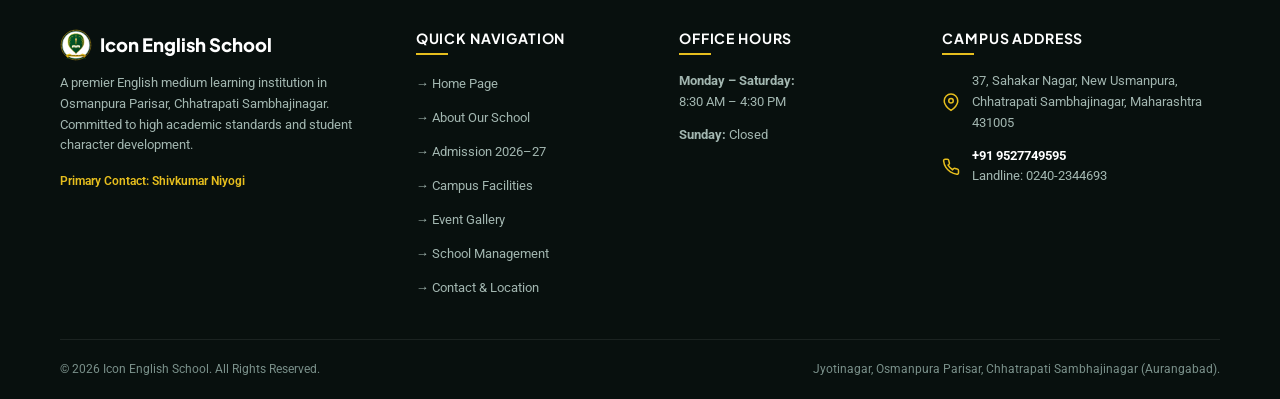
<file: about.html>
<!DOCTYPE html>
<html lang="en" data-theme="light">
<head>
  <meta charset="UTF-8">
  <meta name="viewport" content="width=device-width, initial-scale=1.0">
  <title>About Us | Icon English School — Jyotinagar, Chhatrapati Sambhajinagar</title>
  <meta name="description" content="Discover Icon English School's legacy, vision, mission, and educational values in Jyotinagar, Osmanpura Parisar, Chhatrapati Sambhajinagar (Aurangabad). Led by Shivkumar Niyogi.">
  <meta name="keywords" content="About Icon English School, School history Aurangabad, Shivkumar Niyogi, School philosophy Chhatrapati Sambhajinagar, Jyotinagar educational institution">
  <link rel="canonical" href="https://iconenglishschool.in/about.html">

  <link rel="preconnect" href="https://fonts.googleapis.com">
  <link rel="preconnect" href="https://fonts.gstatic.com" crossorigin>
  <link href="https://fonts.googleapis.com/css2?family=Plus+Jakarta+Sans:wght@500;600;700;800&family=Roboto:wght@400;500;700&display=swap" rel="stylesheet">

  <link rel="stylesheet" href="css/tokens.css">
  <link rel="stylesheet" href="css/animations.css">
  <link rel="stylesheet" href="css/base.css">
  <link rel="stylesheet" href="css/components.css">

  <script src="js/theme.js"></script>
</head>
<body>
  <div class="scroll-progress-bar" aria-hidden="true"></div>
  <a href="#main-content" class="skip-link">Skip to main content</a>

  <!-- Header -->
  <header class="site-header">
    <div class="container header-container">
      <a href="index.html" class="brand-link" aria-label="Icon English School Home">
        <div class="brand-emblem" aria-hidden="true">
          <img src="assets/images/logo.svg" alt="" width="36" height="36">
        </div>
        <div class="brand-info">
          <span class="brand-title">Icon English School</span>
          <span class="brand-subtitle">Jyotinagar, Chhatrapati Sambhajinagar</span>
        </div>
      </a>

      <nav class="desktop-nav" aria-label="Main Navigation">
        <a href="index.html" class="nav-link">Home</a>
        <a href="about.html" class="nav-link active" aria-current="page">About Us</a>
        <a href="admission.html" class="nav-link">Admission</a>
        <a href="facilities.html" class="nav-link">Facilities</a>
        <a href="gallery.html" class="nav-link">Gallery</a>
        <a href="management.html" class="nav-link">Management</a>
        <a href="contact.html" class="nav-link">Contact</a>
      </nav>

      <div class="header-actions">
        <button type="button" id="theme-toggle" class="theme-toggle-btn" aria-label="Switch theme" aria-pressed="false" title="Switch Theme">
          <svg class="theme-icon-sun" viewBox="0 0 24 24" fill="none" stroke="currentColor" stroke-width="2" stroke-linecap="round" stroke-linejoin="round" style="display: none;">
            <circle cx="12" cy="12" r="5"></circle>
            <line x1="12" y1="1" x2="12" y2="3"></line>
            <line x1="12" y1="21" x2="12" y2="23"></line>
            <line x1="4.22" y1="4.22" x2="5.64" y2="5.64"></line>
            <line x1="18.36" y1="18.36" x2="19.78" y2="19.78"></line>
            <line x1="1" y1="12" x2="3" y2="12"></line>
            <line x1="21" y1="12" x2="23" y2="12"></line>
            <line x1="4.22" y1="19.78" x2="5.64" y2="18.36"></line>
            <line x1="18.36" y1="5.64" x2="19.78" y2="4.22"></line>
          </svg>
          <svg class="theme-icon-moon" viewBox="0 0 24 24" fill="none" stroke="currentColor" stroke-width="2" stroke-linecap="round" stroke-linejoin="round">
            <path d="M21 12.79A9 9 0 1 1 11.21 3 7 7 0 0 0 21 12.79z"></path>
          </svg>
        </button>

        <a href="admission.html" class="btn btn-primary btn-sm header-cta-btn">
          Apply Now
        </a>

        <button type="button" class="mobile-nav-toggle" aria-label="Open mobile navigation menu" aria-expanded="false" aria-controls="mobile-drawer">
          <span class="hamburger-line"></span>
          <span class="hamburger-line"></span>
          <span class="hamburger-line"></span>
        </button>
      </div>
    </div>
  </header>

  <!-- Mobile Drawer -->
  <div class="mobile-drawer-backdrop" aria-hidden="true"></div>
  <aside id="mobile-drawer" class="mobile-drawer" aria-label="Mobile Navigation">
    <div class="mobile-drawer-header">
      <div class="brand-info">
        <span class="brand-title" style="font-size: 1rem;">Icon English School</span>
        <span class="brand-subtitle">Navigation Menu</span>
      </div>
      <button type="button" class="drawer-close-btn" aria-label="Close navigation menu">
        <svg width="20" height="20" viewBox="0 0 24 24" fill="none" stroke="currentColor" stroke-width="2.5"><line x1="18" y1="6" x2="6" y2="18"></line><line x1="6" y1="6" x2="18" y2="18"></line></svg>
      </button>
    </div>
    <nav class="mobile-nav-list">
      <a href="index.html" class="mobile-nav-link">Home</a>
      <a href="about.html" class="mobile-nav-link active">About Us</a>
      <a href="admission.html" class="mobile-nav-link">Admission 2026–27</a>
      <a href="facilities.html" class="mobile-nav-link">Facilities</a>
      <a href="gallery.html" class="mobile-nav-link">Gallery</a>
      <a href="management.html" class="mobile-nav-link">Management</a>
      <a href="contact.html" class="mobile-nav-link">Contact Us</a>
    </nav>
  </aside>

  <!-- Main Content -->
  <main id="main-content">
    <!-- Breadcrumb & Page Banner -->
    <section class="section" style="padding-top: var(--space-8); padding-bottom: var(--space-8); background-color: var(--bg-surface-alt); border-bottom: 1px solid var(--border-subtle);">
      <div class="container">
        <nav aria-label="Breadcrumb" style="font-size: var(--text-xs); color: var(--text-muted); margin-bottom: 8px;">
          <a href="index.html" style="color: var(--brand-primary); font-weight: 600;">Home</a> / <span>About Us</span>
        </nav>
        <h1 class="section-title" style="margin-bottom: 4px;">About Icon English School</h1>
        <p class="section-subtitle">Dedicated to academic rigor, character building, and individual mentorship in Chhatrapati Sambhajinagar.</p>
      </div>
    </section>

    <!-- Institutional Overview & Story -->
    <section class="section">
      <div class="container">
        <div class="grid grid-2" style="align-items: center; gap: var(--space-12);">
          <div class="reveal-left">
            <span class="section-tag">Our History</span>
            <h2 class="section-title">A Legacy of Nurturing Confident Young Citizens</h2>
            <p class="lead-text" style="margin-bottom: var(--space-4);">
              Established at <strong>37, Sahakar Nagar, New Usmanpura, Chhatrapati Sambhajinagar</strong>, Icon English School was founded with a singular purpose: to deliver an authentic, high-quality English medium education accessible to local families without compromising on moral roots.
            </p>
            <p style="color: var(--text-secondary); line-height: 1.7; margin-bottom: var(--space-4);">
              Under the visionary leadership of <strong>Shivkumar Niyogi</strong>, our institution has expanded from an ambitious neighborhood school to a respected center of learning. Over the past decade and a half, we have guided more than 1,200 alumni into top secondary institutions, colleges, and professional vocations across Maharashtra and India.
            </p>
            <p style="color: var(--text-secondary); line-height: 1.7; margin-bottom: var(--space-6);">
              Located peacefully behind Raka's Life Style Club, our campus shields children from bustling urban traffic while maintaining convenient transit connectivity for families throughout Osmanpura, Samarth Nagar, Railway Station Parisar, and surrounding sectors.
            </p>

            <div class="btn-group">
              <a href="facilities.html" class="btn btn-primary">Tour Campus Facilities</a>
              <a href="contact.html" class="btn btn-outline">Visit Our Jyotinagar Campus</a>
            </div>
          </div>

          <div class="reveal-right">
            <div class="content-card" style="padding: 0; overflow: hidden; border-radius: var(--radius-lg); box-shadow: var(--shadow-card);">
              <img src="assets/images/hero-campus.svg" alt="Icon English School Building Overview" width="800" height="520" style="width: 100%; height: auto;">
              <div style="padding: var(--space-6);">
                <div style="font-weight: 700; color: var(--brand-primary); font-size: var(--text-md); margin-bottom: 4px;">
                  Centrally Located in Osmanpura Parisar
                </div>
                <div style="font-size: var(--text-sm); color: var(--text-secondary);">
                  37, Sahakar Nagar, New Usmanpura, Chhatrapati Sambhajinagar, Maharashtra 431005.
                </div>
              </div>
            </div>
          </div>
        </div>
      </div>
    </section>

    <!-- Vision & Mission -->
    <section class="section section-alt">
      <div class="container">
        <div class="section-header reveal-up">
          <span class="section-tag">Purpose &amp; Direction</span>
          <h2 class="section-title">Our Vision &amp; Mission</h2>
          <p class="section-subtitle">
            Guiding principles that inspire our pedagogy, faculty development, and daily campus interactions.
          </p>
        </div>

        <div class="grid grid-2" style="gap: var(--space-8);">
          <!-- Vision Card -->
          <div class="content-card card-hover-lift reveal-drop stagger-1" style="border-top: 4px solid var(--brand-primary);">
            <div class="card-icon-pill" style="background-color: var(--brand-primary-light); color: var(--brand-primary);">
              <svg width="28" height="28" viewBox="0 0 24 24" fill="none" stroke="currentColor" stroke-width="2.5"><circle cx="12" cy="12" r="10"></circle><polygon points="16.24 7.76 14.12 14.12 7.76 16.24 9.88 9.88 16.24 7.76"></polygon></svg>
            </div>
            <h3 class="card-title">Our Vision</h3>
            <p class="card-body-text" style="font-size: var(--text-lg); line-height: 1.6;">
              "To empower every student with strong foundational knowledge, critical inquiry, English communicative fluency, and ethical character so they grow into empathetic, resilient leaders who excel in a dynamic global society."
            </p>
            <div style="margin-top: auto; padding-top: 12px; border-top: 1px dashed var(--border-subtle); font-size: var(--text-xs); color: var(--brand-primary); font-weight: 700;">
              EXCELLENCE • CHARACTER • WISDOM
            </div>
          </div>

          <!-- Mission Card -->
          <div class="content-card card-hover-lift reveal-drop stagger-2" style="border-top: 4px solid var(--brand-accent);">
            <div class="card-icon-pill" style="background-color: var(--brand-accent-light); color: #B8860B;">
              <svg width="28" height="28" viewBox="0 0 24 24" fill="none" stroke="currentColor" stroke-width="2.5"><path d="M22 11.08V12a10 10 0 1 1-5.93-9.14"></path><polyline points="22 4 12 14.01 9 11.01"></polyline></svg>
            </div>
            <h3 class="card-title">Our Mission</h3>
            <p class="card-body-text" style="font-size: var(--text-lg); line-height: 1.6;">
              "To provide an inclusive, joyful, and student-centered learning environment in Chhatrapati Sambhajinagar where experienced educators employ activity-based curricula, modern labs, and personalized mentorship to discover individual brilliance."
            </p>
            <div style="margin-top: auto; padding-top: 12px; border-top: 1px dashed var(--border-subtle); font-size: var(--text-xs); color: #B8860B; font-weight: 700;">
              INCLUSION • INTEGRITY • LEADERSHIP
            </div>
          </div>
        </div>
      </div>
    </section>

    <!-- Core Educational Pillars (4 Pillars) -->
    <section class="section">
      <div class="container">
        <div class="section-header reveal-up">
          <span class="section-tag">Educational Philosophy</span>
          <h2 class="section-title">The Four Pillars of Learning at Icon</h2>
          <p class="section-subtitle">A balanced curriculum blending academic focus, cognitive stimulation, and holistic development.</p>
        </div>

        <div class="grid grid-4">
          <!-- Pillar 1 -->
          <div class="content-card card-hover-lift reveal-up stagger-1">
            <div class="step-number" style="background-color: var(--brand-primary);">1</div>
            <h3 style="font-size: var(--text-lg); font-weight: 700; margin-bottom: 8px;">Concept Clarity</h3>
            <p style="font-size: var(--text-sm); color: var(--text-secondary); line-height: 1.55;">
              Moving away from rote memorization. Teachers explain principles using real-life examples, classroom demonstrations, and interactive visual aids.
            </p>
          </div>

          <!-- Pillar 2 -->
          <div class="content-card card-hover-lift reveal-up stagger-2">
            <div class="step-number" style="background-color: var(--brand-primary);">2</div>
            <h3 style="font-size: var(--text-lg); font-weight: 700; margin-bottom: 8px;">English Fluency</h3>
            <p style="font-size: var(--text-sm); color: var(--text-secondary); line-height: 1.55;">
              Daily conversation hours, elocution, debate, and library reading sessions to cultivate fearless articulation and impeccable vocabulary.
            </p>
          </div>

          <!-- Pillar 3 -->
          <div class="content-card card-hover-lift reveal-up stagger-3">
            <div class="step-number" style="background-color: var(--brand-primary);">3</div>
            <h3 style="font-size: var(--text-lg); font-weight: 700; margin-bottom: 8px;">Moral &amp; Cultural Roots</h3>
            <p style="font-size: var(--text-sm); color: var(--text-secondary); line-height: 1.55;">
              Instilling respect for elders, civic responsibility, patriotic honor, and Indian cultural traditions through community assemblies and festivals.
            </p>
          </div>

          <!-- Pillar 4 -->
          <div class="content-card card-hover-lift reveal-up stagger-4">
            <div class="step-number" style="background-color: var(--brand-primary);">4</div>
            <h3 style="font-size: var(--text-lg); font-weight: 700; margin-bottom: 8px;">Physical Vitality</h3>
            <p style="font-size: var(--text-sm); color: var(--text-secondary); line-height: 1.55;">
              Structured yoga, athletics, cricket, badminton, and outdoor team play ensuring our children grow strong, healthy, and sports-minded.
            </p>
          </div>
        </div>
      </div>
    </section>

    <!-- Key Institutional Milestones -->
    <section class="section section-alt">
      <div class="container">
        <div class="section-header reveal-up">
          <span class="section-tag">Academic Milestones</span>
          <h2 class="section-title">Our Journey Through the Years</h2>
          <p class="section-subtitle">Consistent growth dedicated to student success in Osmanpura Parisar.</p>
        </div>

        <div style="max-width: 760px; margin: 0 auto; display: flex; flex-direction: column; gap: var(--space-6);">
          <div class="content-card card-hover-lift reveal-left stagger-1" style="display: flex; flex-direction: row; gap: var(--space-5); align-items: flex-start;">
            <div style="font-family: var(--font-family-display); font-size: 1.5rem; font-weight: 800; color: var(--brand-primary); background: var(--brand-primary-light); padding: 8px 16px; border-radius: var(--radius-md);">
              2011
            </div>
            <div>
              <h3 style="font-size: var(--text-lg); font-weight: 700; margin-bottom: 4px;">School Inception</h3>
              <p style="font-size: var(--text-sm); color: var(--text-secondary); line-height: 1.6;">
                Founded at 37, Sahakar Nagar, New Usmanpura under the leadership of Shivkumar Niyogi with a committed cohort of educators focusing on Pre-Primary and Primary English education.
              </p>
            </div>
          </div>

          <div class="content-card card-hover-lift reveal-left stagger-2" style="display: flex; flex-direction: row; gap: var(--space-5); align-items: flex-start;">
            <div style="font-family: var(--font-family-display); font-size: 1.5rem; font-weight: 800; color: var(--brand-primary); background: var(--brand-primary-light); padding: 8px 16px; border-radius: var(--radius-md);">
              2016
            </div>
            <div>
              <h3 style="font-size: var(--text-lg); font-weight: 700; margin-bottom: 4px;">Digital Computer Lab &amp; Science Wing</h3>
              <p style="font-size: var(--text-sm); color: var(--text-secondary); line-height: 1.6;">
                Inaugurated dedicated student computer laboratory and experiential science activity facility to empower practical learning.
              </p>
            </div>
          </div>

          <div class="content-card card-hover-lift reveal-left stagger-3" style="display: flex; flex-direction: row; gap: var(--space-5); align-items: flex-start;">
            <div style="font-family: var(--font-family-display); font-size: 1.5rem; font-weight: 800; color: var(--brand-primary); background: var(--brand-primary-light); padding: 8px 16px; border-radius: var(--radius-md);">
              2020
            </div>
            <div>
              <h3 style="font-size: var(--text-lg); font-weight: 700; margin-bottom: 4px;">Smart Classrooms &amp; CCTV Safety Upgrade</h3>
              <p style="font-size: var(--text-sm); color: var(--text-secondary); line-height: 1.6;">
                Upgraded learning chambers with audiovisual screens and deployed complete campus CCTV camera surveillance for comprehensive student safety.
              </p>
            </div>
          </div>

          <div class="content-card card-hover-lift reveal-left stagger-4" style="display: flex; flex-direction: row; gap: var(--space-5); align-items: flex-start;">
            <div style="font-family: var(--font-family-display); font-size: 1.5rem; font-weight: 800; color: var(--brand-primary); background: var(--brand-primary-light); padding: 8px 16px; border-radius: var(--radius-md);">
              2026
            </div>
            <div>
              <h3 style="font-size: var(--text-lg); font-weight: 700; margin-bottom: 4px;">Modernization &amp; Digital Admission Desk</h3>
              <p style="font-size: var(--text-sm); color: var(--text-secondary); line-height: 1.6;">
                Launched modern web portal with streamlined WhatsApp connectivity, transparent admission workflows, and expanded co-curricular workshops.
              </p>
            </div>
          </div>
        </div>
      </div>
    </section>

    <!-- Call to action -->
    <section class="section" style="background: linear-gradient(135deg, #004D25 0%, #002B15 100%); color: #FFFFFF;">
      <div class="container text-center" style="text-align: center;">
        <h2 style="font-size: var(--text-3xl); font-weight: 800; color: #FFFFFF; margin-bottom: 12px;">Experience Our Campus Firsthand</h2>
        <p style="max-width: 650px; margin: 0 auto var(--space-6) auto; color: #D0E8DD;">
          Words and photos can only convey so much. We warmly welcome parents to visit our Jyotinagar campus, observe our classrooms in session, and meet our teachers.
        </p>
        <div class="btn-group justify-center">
          <a href="contact.html" class="btn btn-accent btn-lg">Schedule Campus Visit</a>
          <a href="admission.html" class="btn btn-outline btn-lg" style="color: #FFF; border-color: rgba(255,255,255,0.4);">Check Admission Criteria</a>
        </div>
      </div>
    </section>
  </main>

  <!-- Footer -->
  <footer class="site-footer">
    <div class="container">
      <div class="footer-grid">
        <div>
          <div class="flex items-center gap-2" style="margin-bottom: 12px;">
            <img src="assets/images/logo.svg" alt="" width="32" height="32">
            <span style="font-family: var(--font-family-display); font-weight: 800; font-size: 1.15rem; color: #FFFFFF;">Icon English School</span>
          </div>
          <p style="font-size: var(--text-sm); line-height: 1.6; color: #A2B6B0; margin-bottom: 16px;">
            A premier English medium learning institution in Osmanpura Parisar, Chhatrapati Sambhajinagar. Committed to high academic standards and student character development.
          </p>
          <div style="font-size: var(--text-xs); color: var(--brand-accent); font-weight: 600;">
            Primary Contact: Shivkumar Niyogi
          </div>
        </div>

        <div>
          <h4 class="footer-heading">Quick Navigation</h4>
          <ul class="footer-links-list">
            <li><a href="index.html" class="footer-link">&rarr; Home Page</a></li>
            <li><a href="about.html" class="footer-link">&rarr; About Our School</a></li>
            <li><a href="admission.html" class="footer-link">&rarr; Admission 2026–27</a></li>
            <li><a href="facilities.html" class="footer-link">&rarr; Campus Facilities</a></li>
            <li><a href="gallery.html" class="footer-link">&rarr; Event Gallery</a></li>
            <li><a href="management.html" class="footer-link">&rarr; School Management</a></li>
            <li><a href="contact.html" class="footer-link">&rarr; Contact &amp; Location</a></li>
          </ul>
        </div>

        <div>
          <h4 class="footer-heading">Office Hours</h4>
          <div class="footer-contact-item">
            <span><strong>Monday – Saturday:</strong><br>8:30 AM – 4:30 PM</span>
          </div>
          <div class="footer-contact-item">
            <span><strong>Sunday:</strong> Closed</span>
          </div>
        </div>

        <div>
          <h4 class="footer-heading">Campus Address</h4>
          <div class="footer-contact-item">
            <svg width="18" height="18" viewBox="0 0 24 24" fill="none" stroke="var(--brand-accent)" stroke-width="2" style="flex-shrink: 0;"><path d="M21 10c0 7-9 13-9 13s-9-6-9-13a9 9 0 0 1 18 0z"></path><circle cx="12" cy="10" r="3"></circle></svg>
            <span>37, Sahakar Nagar, New Usmanpura, Chhatrapati Sambhajinagar, Maharashtra 431005</span>
          </div>
          <div class="footer-contact-item">
            <svg width="18" height="18" viewBox="0 0 24 24" fill="none" stroke="var(--brand-accent)" stroke-width="2" style="flex-shrink: 0;"><path d="M22 16.92v3a2 2 0 0 1-2.18 2 19.79 19.79 0 0 1-8.63-3.07 19.5 19.5 0 0 1-6-6 19.79 19.79 0 0 1-3.07-8.67A2 2 0 0 1 4.11 2h3a2 2 0 0 1 2 1.72 12.84 12.84 0 0 0 .7 2.81 2 2 0 0 1-.45 2.11L8.09 9.91a16 16 0 0 0 6 6l1.27-1.27a2 2 0 0 1 2.11-.45 12.84 12.84 0 0 0 2.81.7A2 2 0 0 1 22 16.92z"></path></svg>
            <div>
              <a href="tel:+919527749595" style="color: #FFFFFF; font-weight: 700;">+91 9527749595</a><br>
              <a href="tel:02402344693" style="color: #A2B6B0;">Landline: 0240-2344693</a>
            </div>
          </div>
        </div>
      </div>

      <div class="footer-bottom-bar">
        <div>&copy; 2026 Icon English School. All Rights Reserved.</div>
        <div>Jyotinagar, Osmanpura Parisar, Chhatrapati Sambhajinagar (Aurangabad).</div>
      </div>
    </div>
  </footer>

  <!-- Floating Actions -->
  <div class="floating-actions-wrap" aria-label="Quick Actions">
    <button type="button" class="floating-btn floating-scrolltop" aria-label="Scroll back to top">
      <svg width="22" height="22" viewBox="0 0 24 24" fill="none" stroke="currentColor" stroke-width="2.5"><line x1="12" y1="19" x2="12" y2="5"></line><polyline points="5 12 12 5 19 12"></polyline></svg>
    </button>
    <a href="https://wa.me/919527749595" target="_blank" rel="noopener noreferrer" class="floating-btn floating-whatsapp animate-whatsapp-pulse" aria-label="WhatsApp Chat">
      <svg width="28" height="28" viewBox="0 0 24 24" fill="#0A0A0A"><path d="M12.031 2C6.495 2 2 6.495 2 12.031a9.98 9.98 0 0 0 1.609 5.46L2.3 22l4.662-1.312a9.97 9.97 0 0 0 5.069 1.343h.005c5.535 0 10.031-4.496 10.031-10.031A10.036 10.036 0 0 0 12.031 2zm0 18.36a8.31 8.31 0 0 1-4.24-1.154l-.304-.18-3.15.886.84-3.07-.197-.315a8.28 8.28 0 0 1-1.272-4.496c0-4.588 3.733-8.32 8.324-8.32a8.27 8.27 0 0 1 5.886 2.438 8.27 8.27 0 0 1 2.434 5.885c0 4.59-3.732 8.326-8.321 8.326z"/></svg>
    </a>
  </div>

  <aside class="mobile-sticky-action-bar" aria-label="Mobile quick contacts">
    <a href="tel:+919527749595" class="mobile-action-btn btn-primary">Call Us</a>
    <a href="https://wa.me/919527749595" target="_blank" rel="noopener noreferrer" class="mobile-action-btn btn-whatsapp">WhatsApp</a>
    <a href="admission.html" class="mobile-action-btn btn-accent">Apply</a>
  </aside>

  <script src="js/data.js"></script>
  <script src="js/components.js"></script>
  <script src="js/animations.js"></script>
</body>
</html>
</file>
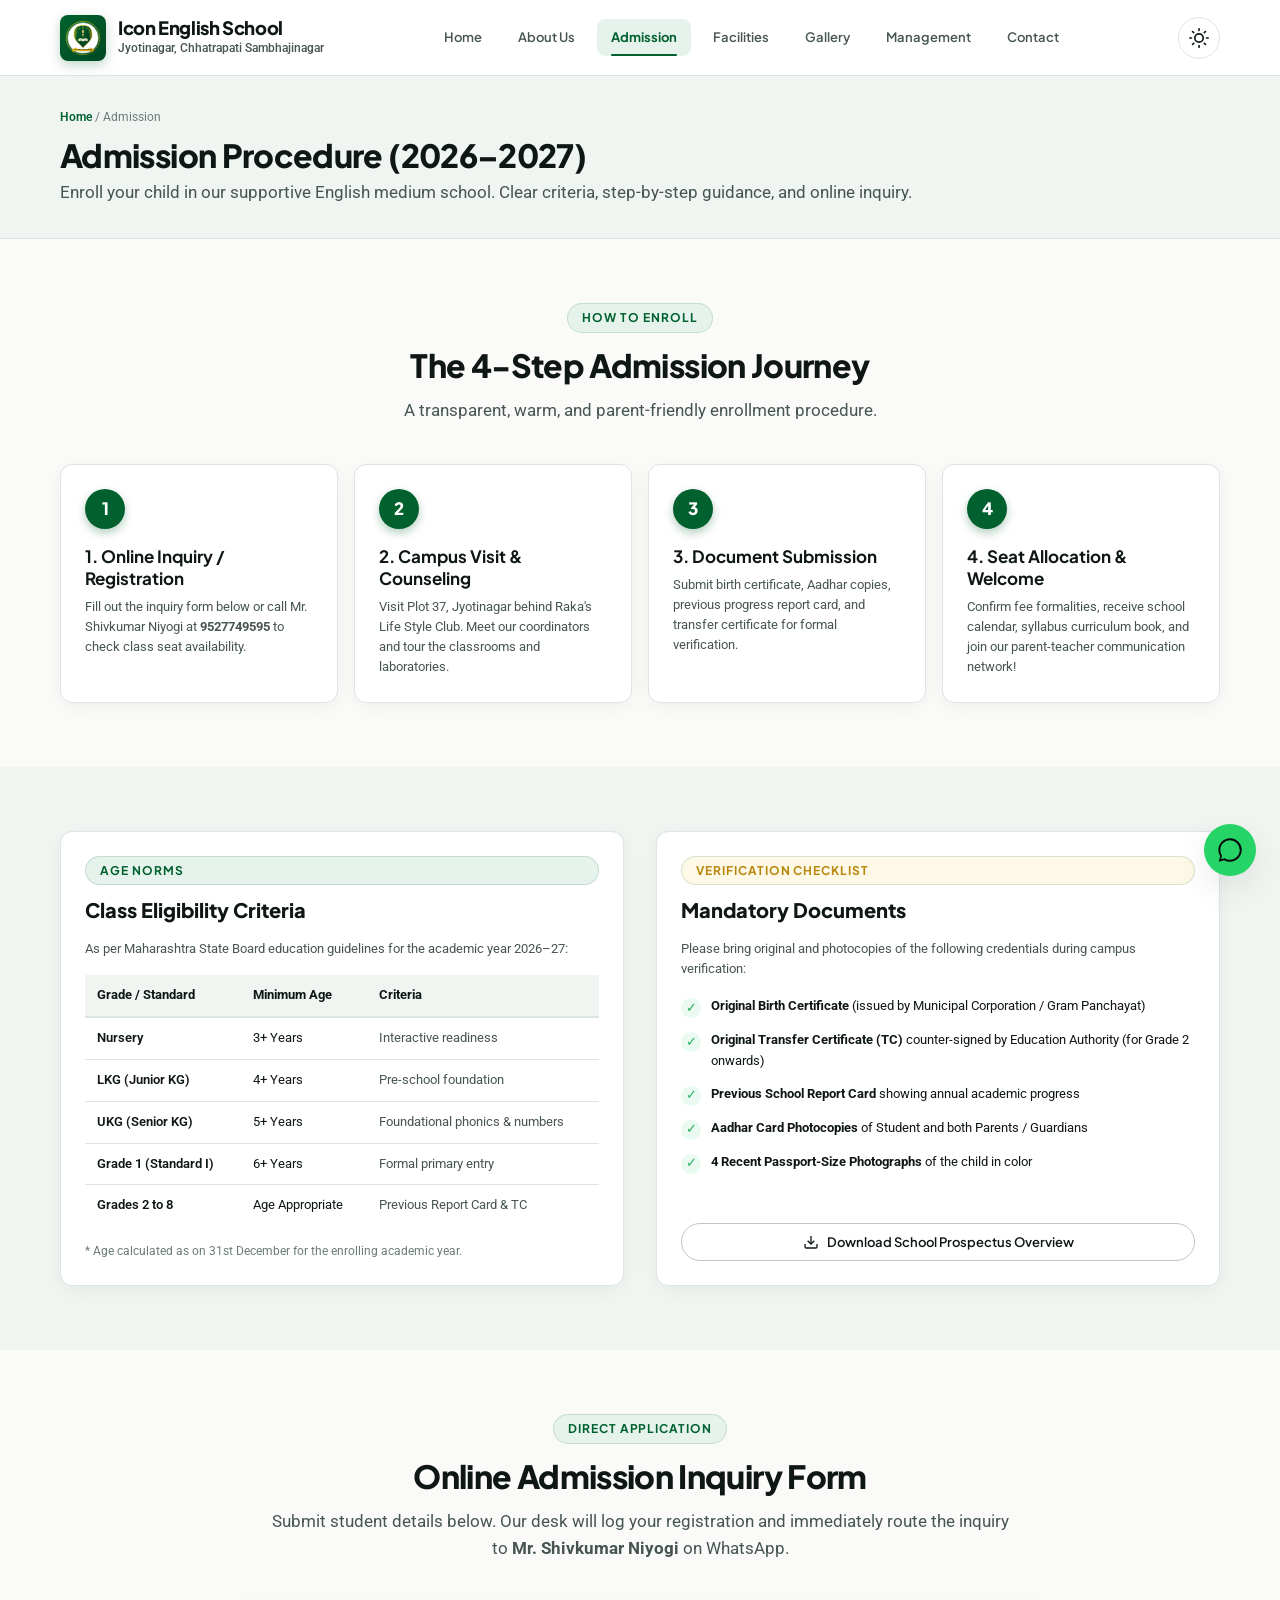
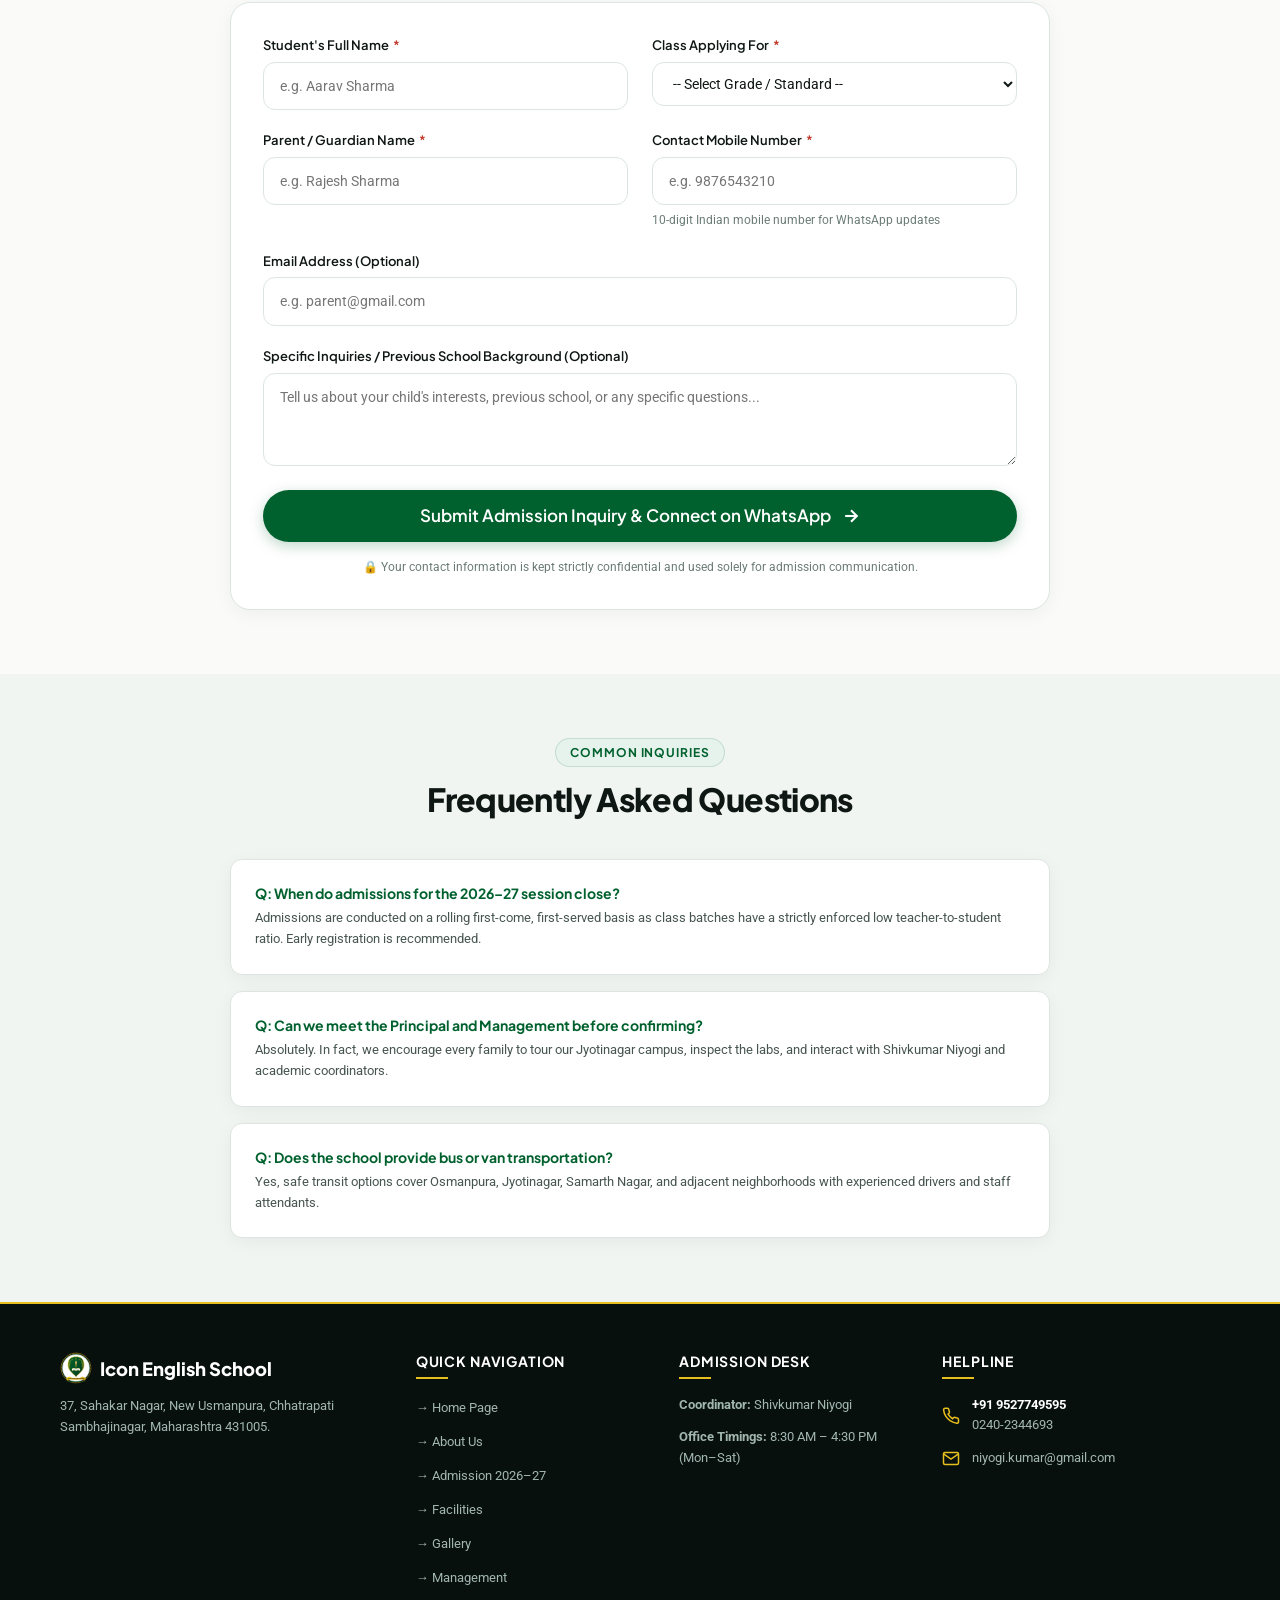
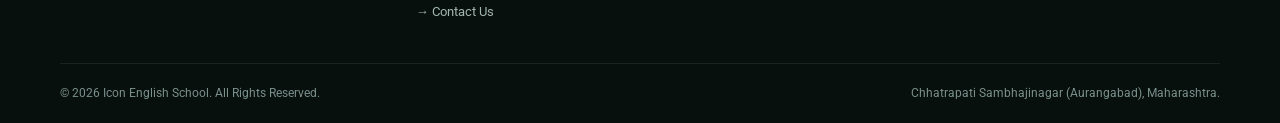
<file: admission.html>
<!DOCTYPE html>
<html lang="en" data-theme="light">
<head>
  <meta charset="UTF-8">
  <meta name="viewport" content="width=device-width, initial-scale=1.0">
  <title>Admissions 2026–27 | Icon English School — Jyotinagar, Chhatrapati Sambhajinagar</title>
  <meta name="description" content="Apply for admissions 2026–27 at Icon English School, Osmanpura Parisar, Chhatrapati Sambhajinagar (Aurangabad). Pre-Primary, Primary, and Middle School. Online inquiry form and eligibility criteria.">
  <meta name="keywords" content="Icon English School admission, school admission Aurangabad, nursery admission Osmanpura, school admission 2026 2027 Chhatrapati Sambhajinagar, Shivkumar Niyogi contact">
  <link rel="canonical" href="https://iconenglishschool.in/admission.html">

  <link rel="preconnect" href="https://fonts.googleapis.com">
  <link rel="preconnect" href="https://fonts.gstatic.com" crossorigin>
  <link href="https://fonts.googleapis.com/css2?family=Plus+Jakarta+Sans:wght@500;600;700;800&family=Roboto:wght@400;500;700&display=swap" rel="stylesheet">

  <link rel="stylesheet" href="css/tokens.css">
  <link rel="stylesheet" href="css/animations.css">
  <link rel="stylesheet" href="css/base.css">
  <link rel="stylesheet" href="css/components.css">

  <script src="js/theme.js"></script>
</head>
<body>
  <div class="scroll-progress-bar" aria-hidden="true"></div>
  <a href="#main-content" class="skip-link">Skip to main content</a>

  <!-- Header -->
  <header class="site-header">
    <div class="container header-container">
      <a href="index.html" class="brand-link" aria-label="Icon English School Home">
        <div class="brand-emblem" aria-hidden="true">
          <img src="assets/images/logo.svg" alt="" width="36" height="36">
        </div>
        <div class="brand-info">
          <span class="brand-title">Icon English School</span>
          <span class="brand-subtitle">Jyotinagar, Chhatrapati Sambhajinagar</span>
        </div>
      </a>

      <nav class="desktop-nav" aria-label="Main Navigation">
        <a href="index.html" class="nav-link">Home</a>
        <a href="about.html" class="nav-link">About Us</a>
        <a href="admission.html" class="nav-link active" aria-current="page">Admission</a>
        <a href="facilities.html" class="nav-link">Facilities</a>
        <a href="gallery.html" class="nav-link">Gallery</a>
        <a href="management.html" class="nav-link">Management</a>
        <a href="contact.html" class="nav-link">Contact</a>
      </nav>

      <div class="header-actions">
        <button type="button" id="theme-toggle" class="theme-toggle-btn" aria-label="Switch theme" aria-pressed="false" title="Switch Theme">
          <svg class="theme-icon-sun" viewBox="0 0 24 24" fill="none" stroke="currentColor" stroke-width="2" stroke-linecap="round" stroke-linejoin="round" style="display: none;">
            <circle cx="12" cy="12" r="5"></circle>
            <line x1="12" y1="1" x2="12" y2="3"></line>
            <line x1="12" y1="21" x2="12" y2="23"></line>
            <line x1="4.22" y1="4.22" x2="5.64" y2="5.64"></line>
            <line x1="18.36" y1="18.36" x2="19.78" y2="19.78"></line>
            <line x1="1" y1="12" x2="3" y2="12"></line>
            <line x1="21" y1="12" x2="23" y2="12"></line>
            <line x1="4.22" y1="19.78" x2="5.64" y2="18.36"></line>
            <line x1="18.36" y1="5.64" x2="19.78" y2="4.22"></line>
          </svg>
          <svg class="theme-icon-moon" viewBox="0 0 24 24" fill="none" stroke="currentColor" stroke-width="2" stroke-linecap="round" stroke-linejoin="round">
            <path d="M21 12.79A9 9 0 1 1 11.21 3 7 7 0 0 0 21 12.79z"></path>
          </svg>
        </button>

        <button type="button" class="mobile-nav-toggle" aria-label="Open mobile navigation menu" aria-expanded="false" aria-controls="mobile-drawer">
          <span class="hamburger-line"></span>
          <span class="hamburger-line"></span>
          <span class="hamburger-line"></span>
        </button>
      </div>
    </div>
  </header>

  <!-- Mobile Drawer -->
  <div class="mobile-drawer-backdrop" aria-hidden="true"></div>
  <aside id="mobile-drawer" class="mobile-drawer" aria-label="Mobile Navigation">
    <div class="mobile-drawer-header">
      <div class="brand-info">
        <span class="brand-title" style="font-size: 1rem;">Icon English School</span>
        <span class="brand-subtitle">Navigation Menu</span>
      </div>
      <button type="button" class="drawer-close-btn" aria-label="Close navigation menu">
        <svg width="20" height="20" viewBox="0 0 24 24" fill="none" stroke="currentColor" stroke-width="2.5"><line x1="18" y1="6" x2="6" y2="18"></line><line x1="6" y1="6" x2="18" y2="18"></line></svg>
      </button>
    </div>
    <nav class="mobile-nav-list">
      <a href="index.html" class="mobile-nav-link">Home</a>
      <a href="about.html" class="mobile-nav-link">About Us</a>
      <a href="admission.html" class="mobile-nav-link active">Admission 2026–27</a>
      <a href="facilities.html" class="mobile-nav-link">Facilities</a>
      <a href="gallery.html" class="mobile-nav-link">Gallery</a>
      <a href="management.html" class="mobile-nav-link">Management</a>
      <a href="contact.html" class="mobile-nav-link">Contact Us</a>
    </nav>
  </aside>

  <!-- Main Content -->
  <main id="main-content">
    <!-- Banner -->
    <section class="section" style="padding-top: var(--space-8); padding-bottom: var(--space-8); background-color: var(--bg-surface-alt); border-bottom: 1px solid var(--border-subtle);">
      <div class="container">
        <nav aria-label="Breadcrumb" style="font-size: var(--text-xs); color: var(--text-muted); margin-bottom: 8px;">
          <a href="index.html" style="color: var(--brand-primary); font-weight: 600;">Home</a> / <span>Admission</span>
        </nav>
        <h1 class="section-title" style="margin-bottom: 4px;">Admission Procedure (2026–2027)</h1>
        <p class="section-subtitle">Enroll your child in our supportive English medium school. Clear criteria, step-by-step guidance, and online inquiry.</p>
      </div>
    </section>

    <!-- 4-Step Process Section -->
    <section class="section">
      <div class="container">
        <div class="section-header reveal-up">
          <span class="section-tag">How To Enroll</span>
          <h2 class="section-title">The 4-Step Admission Journey</h2>
          <p class="section-subtitle">A transparent, warm, and parent-friendly enrollment procedure.</p>
        </div>

        <div class="steps-timeline">
          <div class="step-card card-hover-lift reveal-drop stagger-1">
            <div class="step-number">1</div>
            <h3 style="font-size: var(--text-lg); font-weight: 700; margin-bottom: 8px;">1. Online Inquiry / Registration</h3>
            <p style="font-size: var(--text-sm); color: var(--text-secondary); line-height: 1.55;">
              Fill out the inquiry form below or call Mr. Shivkumar Niyogi at <strong>9527749595</strong> to check class seat availability.
            </p>
          </div>

          <div class="step-card card-hover-lift reveal-drop stagger-2">
            <div class="step-number">2</div>
            <h3 style="font-size: var(--text-lg); font-weight: 700; margin-bottom: 8px;">2. Campus Visit &amp; Counseling</h3>
            <p style="font-size: var(--text-sm); color: var(--text-secondary); line-height: 1.55;">
              Visit Plot 37, Jyotinagar behind Raka's Life Style Club. Meet our coordinators and tour the classrooms and laboratories.
            </p>
          </div>

          <div class="step-card card-hover-lift reveal-drop stagger-3">
            <div class="step-number">3</div>
            <h3 style="font-size: var(--text-lg); font-weight: 700; margin-bottom: 8px;">3. Document Submission</h3>
            <p style="font-size: var(--text-sm); color: var(--text-secondary); line-height: 1.55;">
              Submit birth certificate, Aadhar copies, previous progress report card, and transfer certificate for formal verification.
            </p>
          </div>

          <div class="step-card card-hover-lift reveal-drop stagger-4">
            <div class="step-number">4</div>
            <h3 style="font-size: var(--text-lg); font-weight: 700; margin-bottom: 8px;">4. Seat Allocation &amp; Welcome</h3>
            <p style="font-size: var(--text-sm); color: var(--text-secondary); line-height: 1.55;">
              Confirm fee formalities, receive school calendar, syllabus curriculum book, and join our parent-teacher communication network!
            </p>
          </div>
        </div>
      </div>
    </section>

    <!-- Split Section: Eligibility Matrix & Required Documents -->
    <section class="section section-alt">
      <div class="container">
        <div class="grid grid-2" style="gap: var(--space-8);">
          <!-- Eligibility Table -->
          <div class="content-card reveal-left">
            <span class="section-tag">Age Norms</span>
            <h3 style="font-size: var(--text-xl); font-weight: 800; margin-bottom: var(--space-4);">Class Eligibility Criteria</h3>
            <p style="font-size: var(--text-sm); color: var(--text-secondary); margin-bottom: var(--space-4);">
              As per Maharashtra State Board education guidelines for the academic year 2026–27:
            </p>

            <div style="overflow-x: auto; -webkit-overflow-scrolling: touch; max-width: 100%;">
              <table style="width: 100%; border-collapse: collapse; font-size: var(--text-sm); text-align: left; min-width: 280px;">
                <thead>
                  <tr style="background-color: var(--bg-surface-alt); border-bottom: 2px solid var(--border-subtle);">
                    <th style="padding: 10px 12px; font-weight: 700;">Grade / Standard</th>
                    <th style="padding: 10px 12px; font-weight: 700;">Minimum Age</th>
                    <th style="padding: 10px 12px; font-weight: 700;">Criteria</th>
                  </tr>
                </thead>
                <tbody>
                  <tr style="border-bottom: 1px solid var(--border-subtle);">
                    <td style="padding: 10px 12px; font-weight: 600;">Nursery</td>
                    <td style="padding: 10px 12px;">3+ Years</td>
                    <td style="padding: 10px 12px; color: var(--text-secondary);">Interactive readiness</td>
                  </tr>
                  <tr style="border-bottom: 1px solid var(--border-subtle);">
                    <td style="padding: 10px 12px; font-weight: 600;">LKG (Junior KG)</td>
                    <td style="padding: 10px 12px;">4+ Years</td>
                    <td style="padding: 10px 12px; color: var(--text-secondary);">Pre-school foundation</td>
                  </tr>
                  <tr style="border-bottom: 1px solid var(--border-subtle);">
                    <td style="padding: 10px 12px; font-weight: 600;">UKG (Senior KG)</td>
                    <td style="padding: 10px 12px;">5+ Years</td>
                    <td style="padding: 10px 12px; color: var(--text-secondary);">Foundational phonics &amp; numbers</td>
                  </tr>
                  <tr style="border-bottom: 1px solid var(--border-subtle);">
                    <td style="padding: 10px 12px; font-weight: 600;">Grade 1 (Standard I)</td>
                    <td style="padding: 10px 12px;">6+ Years</td>
                    <td style="padding: 10px 12px; color: var(--text-secondary);">Formal primary entry</td>
                  </tr>
                  <tr>
                    <td style="padding: 10px 12px; font-weight: 600;">Grades 2 to 8</td>
                    <td style="padding: 10px 12px;">Age Appropriate</td>
                    <td style="padding: 10px 12px; color: var(--text-secondary);">Previous Report Card &amp; TC</td>
                  </tr>
                </tbody>
              </table>
            </div>

            <div style="margin-top: var(--space-4); font-size: var(--text-xs); color: var(--text-muted);">
              * Age calculated as on 31st December for the enrolling academic year.
            </div>
          </div>

          <!-- Required Documents Checklist -->
          <div class="content-card reveal-right">
            <span class="section-tag" style="background-color: var(--brand-accent-light); color: #B8860B;">Verification Checklist</span>
            <h3 style="font-size: var(--text-xl); font-weight: 800; margin-bottom: var(--space-4);">Mandatory Documents</h3>
            <p style="font-size: var(--text-sm); color: var(--text-secondary); margin-bottom: var(--space-4);">
              Please bring original and photocopies of the following credentials during campus verification:
            </p>

            <ul style="display: flex; flex-direction: column; gap: 12px;">
              <li style="display: flex; gap: 10px; align-items: flex-start; font-size: var(--text-sm);">
                <div style="width: 20px; height: 20px; border-radius: var(--radius-pill); background: var(--status-success-bg); color: var(--status-success); display: flex; align-items: center; justify-content: center; flex-shrink: 0; margin-top: 2px;">
                  ✓
                </div>
                <div><strong>Original Birth Certificate</strong> (issued by Municipal Corporation / Gram Panchayat)</div>
              </li>
              <li style="display: flex; gap: 10px; align-items: flex-start; font-size: var(--text-sm);">
                <div style="width: 20px; height: 20px; border-radius: var(--radius-pill); background: var(--status-success-bg); color: var(--status-success); display: flex; align-items: center; justify-content: center; flex-shrink: 0; margin-top: 2px;">
                  ✓
                </div>
                <div><strong>Original Transfer Certificate (TC)</strong> counter-signed by Education Authority (for Grade 2 onwards)</div>
              </li>
              <li style="display: flex; gap: 10px; align-items: flex-start; font-size: var(--text-sm);">
                <div style="width: 20px; height: 20px; border-radius: var(--radius-pill); background: var(--status-success-bg); color: var(--status-success); display: flex; align-items: center; justify-content: center; flex-shrink: 0; margin-top: 2px;">
                  ✓
                </div>
                <div><strong>Previous School Report Card</strong> showing annual academic progress</div>
              </li>
              <li style="display: flex; gap: 10px; align-items: flex-start; font-size: var(--text-sm);">
                <div style="width: 20px; height: 20px; border-radius: var(--radius-pill); background: var(--status-success-bg); color: var(--status-success); display: flex; align-items: center; justify-content: center; flex-shrink: 0; margin-top: 2px;">
                  ✓
                </div>
                <div><strong>Aadhar Card Photocopies</strong> of Student and both Parents / Guardians</div>
              </li>
              <li style="display: flex; gap: 10px; align-items: flex-start; font-size: var(--text-sm);">
                <div style="width: 20px; height: 20px; border-radius: var(--radius-pill); background: var(--status-success-bg); color: var(--status-success); display: flex; align-items: center; justify-content: center; flex-shrink: 0; margin-top: 2px;">
                  ✓
                </div>
                <div><strong>4 Recent Passport-Size Photographs</strong> of the child in color</div>
              </li>
            </ul>

            <div style="margin-top: auto; padding-top: var(--space-4);">
              <a href="assets/images/logo.svg" download="Icon_English_School_Brochure" class="btn btn-outline btn-block btn-sm" style="gap: 8px;">
                <svg width="16" height="16" viewBox="0 0 24 24" fill="none" stroke="currentColor" stroke-width="2"><path d="M21 15v4a2 2 0 0 1-2 2H5a2 2 0 0 1-2-2v-4"></path><polyline points="7 10 12 15 17 10"></polyline><line x1="12" y1="15" x2="12" y2="3"></line></svg>
                Download School Prospectus Overview
              </a>
            </div>
          </div>
        </div>
      </div>
    </section>

    <!-- Online Admission Inquiry Form Section -->
    <section id="admission-form-section" class="section">
      <div class="container container-narrow">
        <div class="section-header reveal-up">
          <span class="section-tag">Direct Application</span>
          <h2 class="section-title">Online Admission Inquiry Form</h2>
          <p class="section-subtitle">
            Submit student details below. Our desk will log your registration and immediately route the inquiry to <strong>Mr. Shivkumar Niyogi</strong> on WhatsApp.
          </p>
        </div>

        <div class="form-card card-hover-lift reveal-up">
          <form id="admission-form" novalidate>
            <div class="grid grid-2">
              <div class="form-group">
                <label for="adm-student-name" class="form-label">
                  Student's Full Name <span class="required-star">*</span>
                </label>
                <input type="text" id="adm-student-name" class="form-control" placeholder="e.g. Aarav Sharma" required aria-required="true">
                <span class="form-error-msg" aria-live="polite"></span>
              </div>

              <div class="form-group">
                <label for="adm-grade" class="form-label">
                  Class Applying For <span class="required-star">*</span>
                </label>
                <select id="adm-grade" class="form-control" required aria-required="true">
                  <option value="">-- Select Grade / Standard --</option>
                  <option value="Nursery">Nursery (3+ yrs)</option>
                  <option value="LKG">LKG / Junior KG (4+ yrs)</option>
                  <option value="UKG">UKG / Senior KG (5+ yrs)</option>
                  <option value="Grade 1">Grade 1 (Standard I)</option>
                  <option value="Grade 2">Grade 2 (Standard II)</option>
                  <option value="Grade 3">Grade 3 (Standard III)</option>
                  <option value="Grade 4">Grade 4 (Standard IV)</option>
                  <option value="Grade 5">Grade 5 (Standard V)</option>
                  <option value="Grade 6">Grade 6 (Standard VI)</option>
                  <option value="Grade 7">Grade 7 (Standard VII)</option>
                  <option value="Grade 8">Grade 8 (Standard VIII)</option>
                </select>
                <span class="form-error-msg" aria-live="polite"></span>
              </div>
            </div>

            <div class="grid grid-2">
              <div class="form-group">
                <label for="adm-parent-name" class="form-label">
                  Parent / Guardian Name <span class="required-star">*</span>
                </label>
                <input type="text" id="adm-parent-name" class="form-control" placeholder="e.g. Rajesh Sharma" required aria-required="true">
                <span class="form-error-msg" aria-live="polite"></span>
              </div>

              <div class="form-group">
                <label for="adm-mobile" class="form-label">
                  Contact Mobile Number <span class="required-star">*</span>
                </label>
                <input type="tel" id="adm-mobile" class="form-control" placeholder="e.g. 9876543210" pattern="[6-9][0-9]{9}" required aria-required="true">
                <span class="form-help">10-digit Indian mobile number for WhatsApp updates</span>
                <span class="form-error-msg" aria-live="polite"></span>
              </div>
            </div>

            <div class="form-group">
              <label for="adm-email" class="form-label">
                Email Address (Optional)
              </label>
              <input type="email" id="adm-email" class="form-control" placeholder="e.g. parent@gmail.com">
              <span class="form-error-msg" aria-live="polite"></span>
            </div>

            <div class="form-group">
              <label for="adm-query" class="form-label">
                Specific Inquiries / Previous School Background (Optional)
              </label>
              <textarea id="adm-query" class="form-control" rows="3" placeholder="Tell us about your child's interests, previous school, or any specific questions..."></textarea>
            </div>

            <div style="margin-top: var(--space-6);">
              <button type="submit" class="btn btn-primary btn-block btn-lg" style="gap: 10px;">
                <span>Submit Admission Inquiry &amp; Connect on WhatsApp</span>
                <svg width="20" height="20" viewBox="0 0 24 24" fill="none" stroke="currentColor" stroke-width="2.5"><line x1="5" y1="12" x2="19" y2="12"></line><polyline points="12 5 19 12 12 19"></polyline></svg>
              </button>
            </div>

            <div style="text-align: center; margin-top: var(--space-4); font-size: var(--text-xs); color: var(--text-muted);">
              🔒 Your contact information is kept strictly confidential and used solely for admission communication.
            </div>
          </form>
        </div>
      </div>
    </section>

    <!-- FAQs Section -->
    <section class="section section-alt">
      <div class="container container-narrow">
        <div class="section-header reveal-up">
          <span class="section-tag">Common Inquiries</span>
          <h2 class="section-title">Frequently Asked Questions</h2>
        </div>

        <div style="display: flex; flex-direction: column; gap: var(--space-4);">
          <div class="content-card reveal-up stagger-1">
            <h3 style="font-size: var(--text-md); font-weight: 700; color: var(--brand-primary); margin-bottom: 6px;">
              Q: When do admissions for the 2026–27 session close?
            </h3>
            <p style="font-size: var(--text-sm); color: var(--text-secondary); line-height: 1.6;">
              Admissions are conducted on a rolling first-come, first-served basis as class batches have a strictly enforced low teacher-to-student ratio. Early registration is recommended.
            </p>
          </div>

          <div class="content-card reveal-up stagger-2">
            <h3 style="font-size: var(--text-md); font-weight: 700; color: var(--brand-primary); margin-bottom: 6px;">
              Q: Can we meet the Principal and Management before confirming?
            </h3>
            <p style="font-size: var(--text-sm); color: var(--text-secondary); line-height: 1.6;">
              Absolutely. In fact, we encourage every family to tour our Jyotinagar campus, inspect the labs, and interact with Shivkumar Niyogi and academic coordinators.
            </p>
          </div>

          <div class="content-card reveal-up stagger-3">
            <h3 style="font-size: var(--text-md); font-weight: 700; color: var(--brand-primary); margin-bottom: 6px;">
              Q: Does the school provide bus or van transportation?
            </h3>
            <p style="font-size: var(--text-sm); color: var(--text-secondary); line-height: 1.6;">
              Yes, safe transit options cover Osmanpura, Jyotinagar, Samarth Nagar, and adjacent neighborhoods with experienced drivers and staff attendants.
            </p>
          </div>
        </div>
      </div>
    </section>
  </main>

  <!-- Footer -->
  <footer class="site-footer">
    <div class="container">
      <div class="footer-grid">
        <div>
          <div class="flex items-center gap-2" style="margin-bottom: 12px;">
            <img src="assets/images/logo.svg" alt="" width="32" height="32">
            <span style="font-family: var(--font-family-display); font-weight: 800; font-size: 1.15rem; color: #FFFFFF;">Icon English School</span>
          </div>
          <p style="font-size: var(--text-sm); line-height: 1.6; color: #A2B6B0; margin-bottom: 16px;">
            37, Sahakar Nagar, New Usmanpura, Chhatrapati Sambhajinagar, Maharashtra 431005.
          </p>
        </div>

        <div>
          <h4 class="footer-heading">Quick Navigation</h4>
          <ul class="footer-links-list">
            <li><a href="index.html" class="footer-link">&rarr; Home Page</a></li>
            <li><a href="about.html" class="footer-link">&rarr; About Us</a></li>
            <li><a href="admission.html" class="footer-link">&rarr; Admission 2026–27</a></li>
            <li><a href="facilities.html" class="footer-link">&rarr; Facilities</a></li>
            <li><a href="gallery.html" class="footer-link">&rarr; Gallery</a></li>
            <li><a href="management.html" class="footer-link">&rarr; Management</a></li>
            <li><a href="contact.html" class="footer-link">&rarr; Contact Us</a></li>
          </ul>
        </div>

        <div>
          <h4 class="footer-heading">Admission Desk</h4>
          <div class="footer-contact-item">
            <span><strong>Coordinator:</strong> Shivkumar Niyogi</span>
          </div>
          <div class="footer-contact-item">
            <span><strong>Office Timings:</strong> 8:30 AM – 4:30 PM (Mon–Sat)</span>
          </div>
        </div>

        <div>
          <h4 class="footer-heading">Helpline</h4>
          <div class="footer-contact-item">
            <svg width="18" height="18" viewBox="0 0 24 24" fill="none" stroke="var(--brand-accent)" stroke-width="2" style="flex-shrink: 0;"><path d="M22 16.92v3a2 2 0 0 1-2.18 2 19.79 19.79 0 0 1-8.63-3.07 19.5 19.5 0 0 1-6-6 19.79 19.79 0 0 1-3.07-8.67A2 2 0 0 1 4.11 2h3a2 2 0 0 1 2 1.72 12.84 12.84 0 0 0 .7 2.81 2 2 0 0 1-.45 2.11L8.09 9.91a16 16 0 0 0 6 6l1.27-1.27a2 2 0 0 1 2.11-.45 12.84 12.84 0 0 0 2.81.7A2 2 0 0 1 22 16.92z"></path></svg>
            <div>
              <a href="tel:+919527749595" style="color: #FFFFFF; font-weight: 700;">+91 9527749595</a><br>
              <a href="tel:02402344693" style="color: #A2B6B0;">0240-2344693</a>
            </div>
          </div>
          <div class="footer-contact-item">
            <svg width="18" height="18" viewBox="0 0 24 24" fill="none" stroke="var(--brand-accent)" stroke-width="2" style="flex-shrink: 0;"><path d="M4 4h16c1.1 0 2 .9 2 2v12c0 1.1-.9 2-2 2H4c-1.1 0-2-.9-2-2V6c0-1.1.9-2 2-2z"></path><polyline points="22,6 12,13 2,6"></polyline></svg>
            <a href="mailto:niyogi.kumar@gmail.com" style="color: #A2B6B0;">niyogi.kumar@gmail.com</a>
          </div>
        </div>
      </div>

      <div class="footer-bottom-bar">
        <div>&copy; 2026 Icon English School. All Rights Reserved.</div>
        <div>Chhatrapati Sambhajinagar (Aurangabad), Maharashtra.</div>
      </div>
    </div>
  </footer>

  <!-- Floating Actions -->
  <div class="floating-actions-wrap" aria-label="Quick Actions">
    <button type="button" class="floating-btn floating-scrolltop" aria-label="Scroll back to top">
      <svg width="22" height="22" viewBox="0 0 24 24" fill="none" stroke="currentColor" stroke-width="2.5"><line x1="12" y1="19" x2="12" y2="5"></line><polyline points="5 12 12 5 19 12"></polyline></svg>
    </button>
    <a href="https://wa.me/919527749595" target="_blank" rel="noopener noreferrer" class="floating-btn floating-whatsapp animate-whatsapp-pulse" aria-label="WhatsApp Chat">
      <svg width="28" height="28" viewBox="0 0 24 24" fill="#0A0A0A"><path d="M12.031 2C6.495 2 2 6.495 2 12.031a9.98 9.98 0 0 0 1.609 5.46L2.3 22l4.662-1.312a9.97 9.97 0 0 0 5.069 1.343h.005c5.535 0 10.031-4.496 10.031-10.031A10.036 10.036 0 0 0 12.031 2zm0 18.36a8.31 8.31 0 0 1-4.24-1.154l-.304-.18-3.15.886.84-3.07-.197-.315a8.28 8.28 0 0 1-1.272-4.496c0-4.588 3.733-8.32 8.324-8.32a8.27 8.27 0 0 1 5.886 2.438 8.27 8.27 0 0 1 2.434 5.885c0 4.59-3.732 8.326-8.321 8.326z"/></svg>
    </a>
  </div>

  <aside class="mobile-sticky-action-bar" aria-label="Mobile quick contacts">
    <a href="tel:+919527749595" class="mobile-action-btn btn-primary">Call Us</a>
    <a href="https://wa.me/919527749595" target="_blank" rel="noopener noreferrer" class="mobile-action-btn btn-whatsapp">WhatsApp</a>
    <a href="#admission-form-section" class="mobile-action-btn btn-accent">Fill Form</a>
  </aside>

  <script src="js/data.js"></script>
  <script src="js/components.js"></script>
  <script src="js/animations.js"></script>
  <script src="js/forms.js"></script>
</body>
</html>
</file>
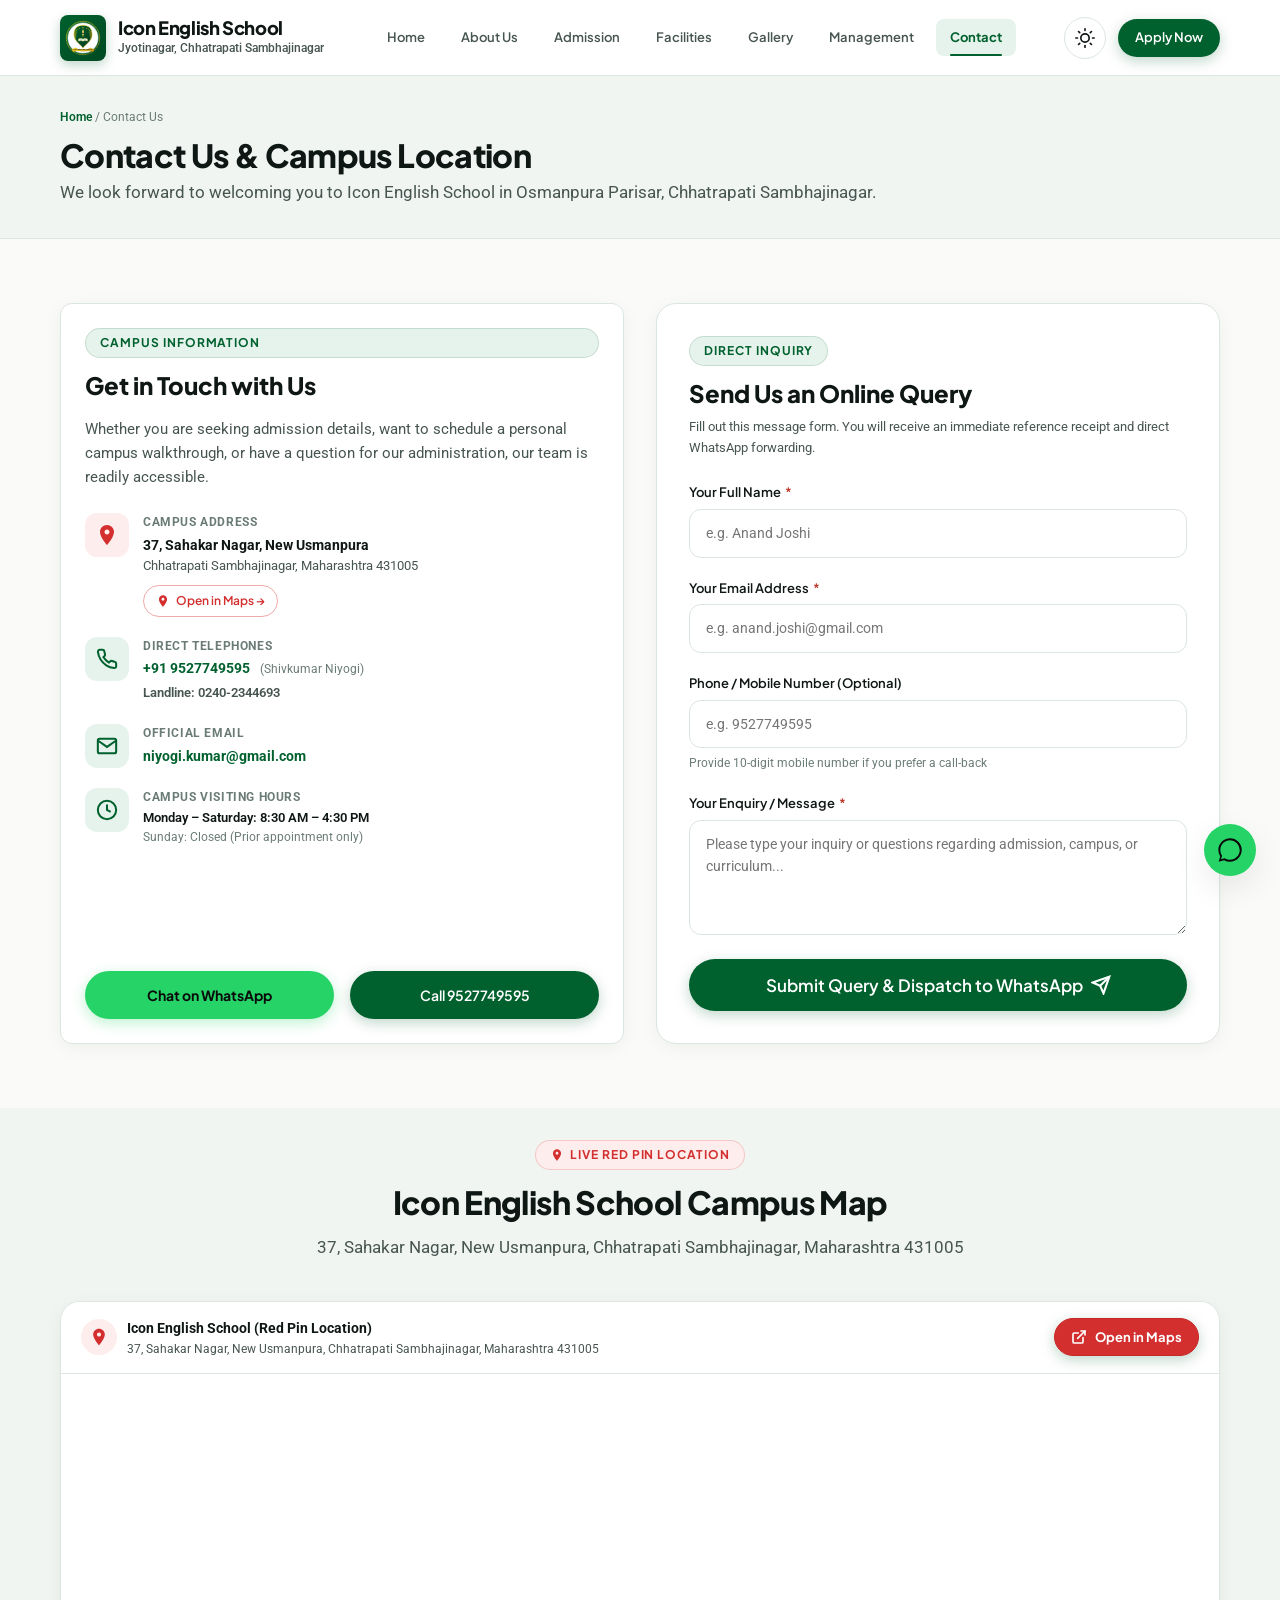
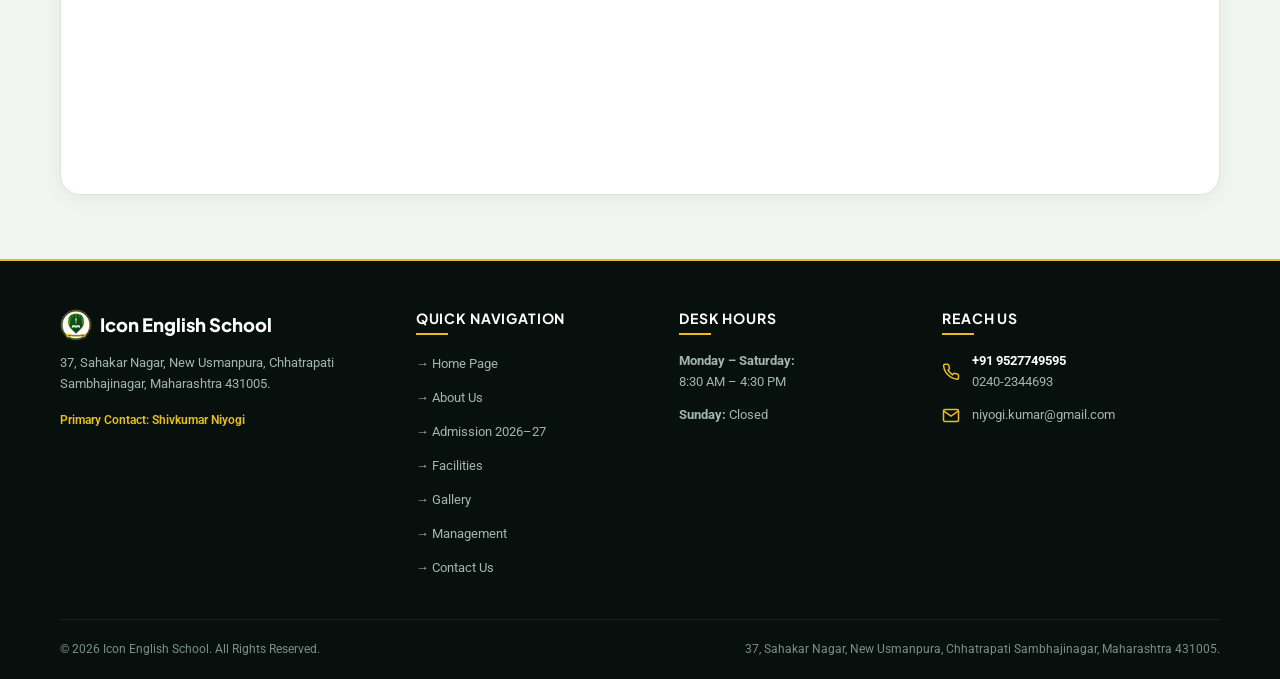
<file: contact.html>
<!DOCTYPE html>
<html lang="en" data-theme="light">
<head>
  <meta charset="UTF-8">
  <meta name="viewport" content="width=device-width, initial-scale=1.0">
  <title>Contact Us &amp; Campus Location | Icon English School — Jyotinagar, Chhatrapati Sambhajinagar</title>
  <meta name="description" content="Contact Icon English School at 37, Sahakar Nagar, New Usmanpura, Chhatrapati Sambhajinagar, Maharashtra 431005. Phone: 9527749595 / 0240-2344693. Shivkumar Niyogi.">
  <meta name="keywords" content="Icon English School contact, Shivkumar Niyogi phone, school behind Raka's Life Style Club, Jyotinagar school Aurangabad, school contact Chhatrapati Sambhajinagar">
  <link rel="canonical" href="https://iconenglishschool.in/contact.html">

  <link rel="preconnect" href="https://fonts.googleapis.com">
  <link rel="preconnect" href="https://fonts.gstatic.com" crossorigin>
  <link href="https://fonts.googleapis.com/css2?family=Plus+Jakarta+Sans:wght@500;600;700;800&family=Roboto:wght@400;500;700&display=swap" rel="stylesheet">

  <link rel="stylesheet" href="css/tokens.css">
  <link rel="stylesheet" href="css/animations.css">
  <link rel="stylesheet" href="css/base.css">
  <link rel="stylesheet" href="css/components.css">

  <script src="js/theme.js"></script>
</head>
<body>
  <div class="scroll-progress-bar" aria-hidden="true"></div>
  <a href="#main-content" class="skip-link">Skip to main content</a>

  <!-- Header -->
  <header class="site-header">
    <div class="container header-container">
      <a href="index.html" class="brand-link" aria-label="Icon English School Home">
        <div class="brand-emblem" aria-hidden="true">
          <img src="assets/images/logo.svg" alt="" width="36" height="36">
        </div>
        <div class="brand-info">
          <span class="brand-title">Icon English School</span>
          <span class="brand-subtitle">Jyotinagar, Chhatrapati Sambhajinagar</span>
        </div>
      </a>

      <nav class="desktop-nav" aria-label="Main Navigation">
        <a href="index.html" class="nav-link">Home</a>
        <a href="about.html" class="nav-link">About Us</a>
        <a href="admission.html" class="nav-link">Admission</a>
        <a href="facilities.html" class="nav-link">Facilities</a>
        <a href="gallery.html" class="nav-link">Gallery</a>
        <a href="management.html" class="nav-link">Management</a>
        <a href="contact.html" class="nav-link active" aria-current="page">Contact</a>
      </nav>

      <div class="header-actions">
        <button type="button" id="theme-toggle" class="theme-toggle-btn" aria-label="Switch theme" aria-pressed="false" title="Switch Theme">
          <svg class="theme-icon-sun" viewBox="0 0 24 24" fill="none" stroke="currentColor" stroke-width="2" stroke-linecap="round" stroke-linejoin="round" style="display: none;">
            <circle cx="12" cy="12" r="5"></circle>
            <line x1="12" y1="1" x2="12" y2="3"></line>
            <line x1="12" y1="21" x2="12" y2="23"></line>
            <line x1="4.22" y1="4.22" x2="5.64" y2="5.64"></line>
            <line x1="18.36" y1="18.36" x2="19.78" y2="19.78"></line>
            <line x1="1" y1="12" x2="3" y2="12"></line>
            <line x1="21" y1="12" x2="23" y2="12"></line>
            <line x1="4.22" y1="19.78" x2="5.64" y2="18.36"></line>
            <line x1="18.36" y1="5.64" x2="19.78" y2="4.22"></line>
          </svg>
          <svg class="theme-icon-moon" viewBox="0 0 24 24" fill="none" stroke="currentColor" stroke-width="2" stroke-linecap="round" stroke-linejoin="round">
            <path d="M21 12.79A9 9 0 1 1 11.21 3 7 7 0 0 0 21 12.79z"></path>
          </svg>
        </button>

        <a href="admission.html" class="btn btn-primary btn-sm header-cta-btn">
          Apply Now
        </a>

        <button type="button" class="mobile-nav-toggle" aria-label="Open mobile navigation menu" aria-expanded="false" aria-controls="mobile-drawer">
          <span class="hamburger-line"></span>
          <span class="hamburger-line"></span>
          <span class="hamburger-line"></span>
        </button>
      </div>
    </div>
  </header>

  <!-- Mobile Drawer -->
  <div class="mobile-drawer-backdrop" aria-hidden="true"></div>
  <aside id="mobile-drawer" class="mobile-drawer" aria-label="Mobile Navigation">
    <div class="mobile-drawer-header">
      <div class="brand-info">
        <span class="brand-title" style="font-size: 1rem;">Icon English School</span>
        <span class="brand-subtitle">Navigation Menu</span>
      </div>
      <button type="button" class="drawer-close-btn" aria-label="Close navigation menu">
        <svg width="20" height="20" viewBox="0 0 24 24" fill="none" stroke="currentColor" stroke-width="2.5"><line x1="18" y1="6" x2="6" y2="18"></line><line x1="6" y1="6" x2="18" y2="18"></line></svg>
      </button>
    </div>
    <nav class="mobile-nav-list">
      <a href="index.html" class="mobile-nav-link">Home</a>
      <a href="about.html" class="mobile-nav-link">About Us</a>
      <a href="admission.html" class="mobile-nav-link">Admission 2026–27</a>
      <a href="facilities.html" class="mobile-nav-link">Facilities</a>
      <a href="gallery.html" class="mobile-nav-link">Gallery</a>
      <a href="management.html" class="mobile-nav-link">Management</a>
      <a href="contact.html" class="mobile-nav-link active">Contact Us</a>
    </nav>
  </aside>

  <!-- Main Content -->
  <main id="main-content">
    <!-- Breadcrumb & Page Banner -->
    <section class="section" style="padding-top: var(--space-8); padding-bottom: var(--space-8); background-color: var(--bg-surface-alt); border-bottom: 1px solid var(--border-subtle);">
      <div class="container">
        <nav aria-label="Breadcrumb" style="font-size: var(--text-xs); color: var(--text-muted); margin-bottom: 8px;">
          <a href="index.html" style="color: var(--brand-primary); font-weight: 600;">Home</a> / <span>Contact Us</span>
        </nav>
        <h1 class="section-title" style="margin-bottom: 4px;">Contact Us &amp; Campus Location</h1>
        <p class="section-subtitle">We look forward to welcoming you to Icon English School in Osmanpura Parisar, Chhatrapati Sambhajinagar.</p>
      </div>
    </section>

    <!-- Contact Grid: Coordinates Card + Contact Form -->
    <section class="section">
      <div class="container">
        <div class="grid grid-2" style="gap: var(--space-8); align-items: flex-start;">
          
          <!-- Left: Verified School Contact Card -->
          <div class="content-card card-hover-lift reveal-left">
            <span class="section-tag">Campus Information</span>
            <h2 style="font-size: var(--text-2xl); font-weight: 800; margin-bottom: var(--space-4);">Get in Touch with Us</h2>
            <p style="font-size: var(--text-base); color: var(--text-secondary); line-height: 1.6; margin-bottom: var(--space-6);">
              Whether you are seeking admission details, want to schedule a personal campus walkthrough, or have a question for our administration, our team is readily accessible.
            </p>

            <!-- Address block with Red Pin -->
            <div style="display: flex; gap: 14px; margin-bottom: var(--space-5);">
              <div style="width: 44px; height: 44px; border-radius: var(--radius-md); background: #FDEDEC; color: #D32F2F; display: flex; align-items: center; justify-content: center; flex-shrink: 0;">
                <svg width="24" height="24" viewBox="0 0 24 24" fill="#D32F2F"><path d="M12 2C8.13 2 5 5.13 5 9c0 5.25 7 13 7 13s7-7.75 7-13c0-3.87-3.13-7-7-7zm0 9.5c-1.38 0-2.5-1.12-2.5-2.5s1.12-2.5 2.5-2.5 2.5 1.12 2.5 2.5-1.12 2.5-2.5 2.5z"/></svg>
              </div>
              <div style="flex: 1;">
                <div style="font-size: var(--text-xs); text-transform: uppercase; font-weight: 700; color: var(--text-muted); letter-spacing: 0.05em;">Campus Address</div>
                <div style="font-size: var(--text-md); font-weight: 700; color: var(--text-primary); margin-top: 2px;">
                  37, Sahakar Nagar, New Usmanpura
                </div>
                <div style="font-size: var(--text-sm); color: var(--text-secondary);">
                  Chhatrapati Sambhajinagar, Maharashtra 431005
                </div>
                <div style="margin-top: 8px;">
                  <a href="https://www.google.com/maps/search/?api=1&query=37,+Sahakar+Nagar,+New+Usmanpura,+Chhatrapati+Sambhajinagar,+Maharashtra+431005" target="_blank" rel="noopener noreferrer" class="btn btn-outline btn-sm" style="color: #D32F2F; border-color: rgba(211, 47, 47, 0.4); padding: 4px 12px; min-height: 32px; font-size: var(--text-xs); gap: 6px;">
                    <svg width="14" height="14" viewBox="0 0 24 24" fill="#D32F2F"><path d="M12 2C8.13 2 5 5.13 5 9c0 5.25 7 13 7 13s7-7.75 7-13c0-3.87-3.13-7-7-7zm0 9.5c-1.38 0-2.5-1.12-2.5-2.5s1.12-2.5 2.5-2.5 2.5 1.12 2.5 2.5-1.12 2.5-2.5 2.5z"/></svg>
                    Open in Maps &rarr;
                  </a>
                </div>
              </div>
            </div>

            <!-- Phone block -->
            <div style="display: flex; gap: 14px; margin-bottom: var(--space-5);">
              <div style="width: 44px; height: 44px; border-radius: var(--radius-md); background: var(--brand-primary-light); color: var(--brand-primary); display: flex; align-items: center; justify-content: center; flex-shrink: 0;">
                <svg width="22" height="22" viewBox="0 0 24 24" fill="none" stroke="currentColor" stroke-width="2.2"><path d="M22 16.92v3a2 2 0 0 1-2.18 2 19.79 19.79 0 0 1-8.63-3.07 19.5 19.5 0 0 1-6-6 19.79 19.79 0 0 1-3.07-8.67A2 2 0 0 1 4.11 2h3a2 2 0 0 1 2 1.72 12.84 12.84 0 0 0 .7 2.81 2 2 0 0 1-.45 2.11L8.09 9.91a16 16 0 0 0 6 6l1.27-1.27a2 2 0 0 1 2.11-.45 12.84 12.84 0 0 0 2.81.7A2 2 0 0 1 22 16.92z"></path></svg>
              </div>
              <div>
                <div style="font-size: var(--text-xs); text-transform: uppercase; font-weight: 700; color: var(--text-muted); letter-spacing: 0.05em;">Direct Telephones</div>
                <div>
                  <a href="tel:+919527749595" style="font-size: var(--text-md); font-weight: 700; color: var(--brand-primary);">+91 9527749595</a>
                  <span style="font-size: var(--text-xs); color: var(--text-muted); margin-left: 6px;">(Shivkumar Niyogi)</span>
                </div>
                <div>
                  <a href="tel:02402344693" style="font-size: var(--text-sm); font-weight: 600; color: var(--text-secondary);">Landline: 0240-2344693</a>
                </div>
              </div>
            </div>

            <!-- Email block -->
            <div style="display: flex; gap: 14px; margin-bottom: var(--space-5);">
              <div style="width: 44px; height: 44px; border-radius: var(--radius-md); background: var(--brand-primary-light); color: var(--brand-primary); display: flex; align-items: center; justify-content: center; flex-shrink: 0;">
                <svg width="22" height="22" viewBox="0 0 24 24" fill="none" stroke="currentColor" stroke-width="2.2"><path d="M4 4h16c1.1 0 2 .9 2 2v12c0 1.1-.9 2-2 2H4c-1.1 0-2-.9-2-2V6c0-1.1.9-2 2-2z"></path><polyline points="22,6 12,13 2,6"></polyline></svg>
              </div>
              <div>
                <div style="font-size: var(--text-xs); text-transform: uppercase; font-weight: 700; color: var(--text-muted); letter-spacing: 0.05em;">Official Email</div>
                <a href="mailto:niyogi.kumar@gmail.com" style="font-size: var(--text-md); font-weight: 700; color: var(--brand-primary);">niyogi.kumar@gmail.com</a>
              </div>
            </div>

            <!-- Office Hours block -->
            <div style="display: flex; gap: 14px; margin-bottom: var(--space-6);">
              <div style="width: 44px; height: 44px; border-radius: var(--radius-md); background: var(--brand-primary-light); color: var(--brand-primary); display: flex; align-items: center; justify-content: center; flex-shrink: 0;">
                <svg width="22" height="22" viewBox="0 0 24 24" fill="none" stroke="currentColor" stroke-width="2.2"><circle cx="12" cy="12" r="10"></circle><polyline points="12 6 12 12 16 14"></polyline></svg>
              </div>
              <div>
                <div style="font-size: var(--text-xs); text-transform: uppercase; font-weight: 700; color: var(--text-muted); letter-spacing: 0.05em;">Campus Visiting Hours</div>
                <div style="font-size: var(--text-sm); font-weight: 600; color: var(--text-primary);">
                  Monday – Saturday: 8:30 AM – 4:30 PM
                </div>
                <div style="font-size: var(--text-xs); color: var(--text-muted);">
                  Sunday: Closed (Prior appointment only)
                </div>
              </div>
            </div>

            <!-- Fast Action buttons -->
            <div class="btn-group" style="margin-top: auto;">
              <a href="https://wa.me/919527749595" target="_blank" rel="noopener noreferrer" class="btn btn-whatsapp" style="flex: 1;">
                Chat on WhatsApp
              </a>
              <a href="tel:+919527749595" class="btn btn-primary" style="flex: 1;">
                Call 9527749595
              </a>
            </div>
          </div>

          <!-- Right: Validated Query Submission Form (Preserving Legacy Fields) -->
          <div class="form-card card-hover-lift reveal-right">
            <span class="section-tag">Direct Inquiry</span>
            <h2 style="font-size: var(--text-2xl); font-weight: 800; margin-bottom: 8px;">Send Us an Online Query</h2>
            <p style="font-size: var(--text-sm); color: var(--text-secondary); margin-bottom: var(--space-6);">
              Fill out this message form. You will receive an immediate reference receipt and direct WhatsApp forwarding.
            </p>

            <form id="contact-form" novalidate>
              <!-- Name (Required) -->
              <div class="form-group">
                <label for="contact-name" class="form-label">
                  Your Full Name <span class="required-star">*</span>
                </label>
                <input type="text" id="contact-name" class="form-control" placeholder="e.g. Anand Joshi" required aria-required="true">
                <span class="form-error-msg" aria-live="polite"></span>
              </div>

              <!-- Email (Required) -->
              <div class="form-group">
                <label for="contact-email" class="form-label">
                  Your Email Address <span class="required-star">*</span>
                </label>
                <input type="email" id="contact-email" class="form-control" placeholder="e.g. anand.joshi@gmail.com" required aria-required="true">
                <span class="form-error-msg" aria-live="polite"></span>
              </div>

              <!-- Phone (Optional, validated if entered) -->
              <div class="form-group">
                <label for="contact-phone" class="form-label">
                  Phone / Mobile Number (Optional)
                </label>
                <input type="tel" id="contact-phone" class="form-control" placeholder="e.g. 9527749595">
                <span class="form-help">Provide 10-digit mobile number if you prefer a call-back</span>
                <span class="form-error-msg" aria-live="polite"></span>
              </div>

              <!-- Enquiry / Message (Required) -->
              <div class="form-group">
                <label for="contact-enquiry" class="form-label">
                  Your Enquiry / Message <span class="required-star">*</span>
                </label>
                <textarea id="contact-enquiry" class="form-control" rows="4" placeholder="Please type your inquiry or questions regarding admission, campus, or curriculum..." required aria-required="true"></textarea>
                <span class="form-error-msg" aria-live="polite"></span>
              </div>

              <div style="margin-top: var(--space-6);">
                <button type="submit" class="btn btn-primary btn-block btn-lg" style="gap: 8px;">
                  <span>Submit Query &amp; Dispatch to WhatsApp</span>
                  <svg width="20" height="20" viewBox="0 0 24 24" fill="none" stroke="currentColor" stroke-width="2.5"><line x1="22" y1="2" x2="11" y2="13"></line><polygon points="22 2 15 22 11 13 2 9 22 2"></polygon></svg>
                </button>
              </div>
            </form>
          </div>

        </div>
      </div>
    </section>

    <!-- Interactive Google Map Section with Red Pin -->
    <section class="section section-alt" style="padding-top: var(--space-8);">
      <div class="container">
        <div class="section-header reveal-up">
          <span class="section-tag" style="background-color: #FDEDEC; color: #D32F2F; border-color: rgba(211, 47, 47, 0.2);">
            <svg width="14" height="14" viewBox="0 0 24 24" fill="#D32F2F"><path d="M12 2C8.13 2 5 5.13 5 9c0 5.25 7 13 7 13s7-7.75 7-13c0-3.87-3.13-7-7-7zm0 9.5c-1.38 0-2.5-1.12-2.5-2.5s1.12-2.5 2.5-2.5 2.5 1.12 2.5 2.5-1.12 2.5-2.5 2.5z"/></svg>
            Live Red Pin Location
          </span>
          <h2 class="section-title">Icon English School Campus Map</h2>
          <p class="section-subtitle">
            37, Sahakar Nagar, New Usmanpura, Chhatrapati Sambhajinagar, Maharashtra 431005
          </p>
        </div>

        <div class="content-card reveal-scale" style="padding: 0; overflow: hidden; border-radius: var(--radius-lg); box-shadow: var(--shadow-card);">
          <!-- Action Banner with Red Pin details & 'Open in Maps' Button -->
          <div style="background-color: var(--bg-surface); padding: 14px 20px; border-bottom: 1px solid var(--border-subtle); display: flex; flex-wrap: wrap; align-items: center; justify-content: space-between; gap: 12px;">
            <div style="display: flex; align-items: center; gap: 10px;">
              <div style="width: 36px; height: 36px; border-radius: var(--radius-pill); background: #FDEDEC; display: flex; align-items: center; justify-content: center; color: #D32F2F; flex-shrink: 0;">
                <svg width="20" height="20" viewBox="0 0 24 24" fill="#D32F2F">
                  <path d="M12 2C8.13 2 5 5.13 5 9c0 5.25 7 13 7 13s7-7.75 7-13c0-3.87-3.13-7-7-7zm0 9.5c-1.38 0-2.5-1.12-2.5-2.5s1.12-2.5 2.5-2.5 2.5 1.12 2.5 2.5-1.12 2.5-2.5 2.5z"/>
                </svg>
              </div>
              <div>
                <strong style="color: var(--text-primary); font-size: var(--text-md);">Icon English School (Red Pin Location)</strong>
                <div style="font-size: var(--text-xs); color: var(--text-secondary);">37, Sahakar Nagar, New Usmanpura, Chhatrapati Sambhajinagar, Maharashtra 431005</div>
              </div>
            </div>

            <!-- Prominent 'Open in Maps' Button -->
            <a href="https://www.google.com/maps/search/?api=1&query=37,+Sahakar+Nagar,+New+Usmanpura,+Chhatrapati+Sambhajinagar,+Maharashtra+431005" target="_blank" rel="noopener noreferrer" class="btn btn-primary btn-sm" style="background-color: #D32F2F; border-color: #C62828; color: #FFFFFF; font-weight: 700; gap: 8px;">
              <svg width="16" height="16" viewBox="0 0 24 24" fill="none" stroke="currentColor" stroke-width="2.5" stroke-linecap="round" stroke-linejoin="round">
                <path d="M18 13v6a2 2 0 0 1-2 2H5a2 2 0 0 1-2-2V8a2 2 0 0 1 2-2h6"></path>
                <polyline points="15 3 21 3 21 9"></polyline>
                <line x1="10" y1="14" x2="21" y2="3"></line>
              </svg>
              Open in Maps
            </a>
          </div>

          <!-- Google Maps Iframe with Red Pin at specific address -->
          <div style="position: relative; width: 100%; height: 420px;">
            <iframe 
              src="https://maps.google.com/maps?q=37,+Sahakar+Nagar,+New+Usmanpura,+Chhatrapati+Sambhajinagar,+Maharashtra+431005&t=&z=16&ie=UTF8&iwloc=B&output=embed" 
              width="100%" 
              height="100%" 
              style="border:0; display: block;" 
              allowfullscreen="" 
              loading="lazy" 
              referrerpolicy="no-referrer-when-downgrade"
              title="Icon English School Red Pin Location at 37, Sahakar Nagar, New Usmanpura, Chhatrapati Sambhajinagar">
            </iframe>
          </div>
        </div>
      </div>
    </section>
  </main>

  <!-- Footer -->
  <footer class="site-footer">
    <div class="container">
      <div class="footer-grid">
        <div>
          <div class="flex items-center gap-2" style="margin-bottom: 12px;">
            <img src="assets/images/logo.svg" alt="" width="32" height="32">
            <span style="font-family: var(--font-family-display); font-weight: 800; font-size: 1.15rem; color: #FFFFFF;">Icon English School</span>
          </div>
          <p style="font-size: var(--text-sm); line-height: 1.6; color: #A2B6B0; margin-bottom: 16px;">
            37, Sahakar Nagar, New Usmanpura, Chhatrapati Sambhajinagar, Maharashtra 431005.
          </p>
          <div style="font-size: var(--text-xs); color: var(--brand-accent); font-weight: 600;">
            Primary Contact: Shivkumar Niyogi
          </div>
        </div>

        <div>
          <h4 class="footer-heading">Quick Navigation</h4>
          <ul class="footer-links-list">
            <li><a href="index.html" class="footer-link">&rarr; Home Page</a></li>
            <li><a href="about.html" class="footer-link">&rarr; About Us</a></li>
            <li><a href="admission.html" class="footer-link">&rarr; Admission 2026–27</a></li>
            <li><a href="facilities.html" class="footer-link">&rarr; Facilities</a></li>
            <li><a href="gallery.html" class="footer-link">&rarr; Gallery</a></li>
            <li><a href="management.html" class="footer-link">&rarr; Management</a></li>
            <li><a href="contact.html" class="footer-link">&rarr; Contact Us</a></li>
          </ul>
        </div>

        <div>
          <h4 class="footer-heading">Desk Hours</h4>
          <div class="footer-contact-item">
            <span><strong>Monday – Saturday:</strong><br>8:30 AM – 4:30 PM</span>
          </div>
          <div class="footer-contact-item">
            <span><strong>Sunday:</strong> Closed</span>
          </div>
        </div>

        <div>
          <h4 class="footer-heading">Reach Us</h4>
          <div class="footer-contact-item">
            <svg width="18" height="18" viewBox="0 0 24 24" fill="none" stroke="var(--brand-accent)" stroke-width="2" style="flex-shrink: 0;"><path d="M22 16.92v3a2 2 0 0 1-2.18 2 19.79 19.79 0 0 1-8.63-3.07 19.5 19.5 0 0 1-6-6 19.79 19.79 0 0 1-3.07-8.67A2 2 0 0 1 4.11 2h3a2 2 0 0 1 2 1.72 12.84 12.84 0 0 0 .7 2.81 2 2 0 0 1-.45 2.11L8.09 9.91a16 16 0 0 0 6 6l1.27-1.27a2 2 0 0 1 2.11-.45 12.84 12.84 0 0 0 2.81.7A2 2 0 0 1 22 16.92z"></path></svg>
            <div>
              <a href="tel:+919527749595" style="color: #FFFFFF; font-weight: 700;">+91 9527749595</a><br>
              <a href="tel:02402344693" style="color: #A2B6B0;">0240-2344693</a>
            </div>
          </div>
          <div class="footer-contact-item">
            <svg width="18" height="18" viewBox="0 0 24 24" fill="none" stroke="var(--brand-accent)" stroke-width="2" style="flex-shrink: 0;"><path d="M4 4h16c1.1 0 2 .9 2 2v12c0 1.1-.9 2-2 2H4c-1.1 0-2-.9-2-2V6c0-1.1.9-2 2-2z"></path><polyline points="22,6 12,13 2,6"></polyline></svg>
            <a href="mailto:niyogi.kumar@gmail.com" style="color: #A2B6B0;">niyogi.kumar@gmail.com</a>
          </div>
        </div>
      </div>

      <div class="footer-bottom-bar">
        <div>&copy; 2026 Icon English School. All Rights Reserved.</div>
        <div>37, Sahakar Nagar, New Usmanpura, Chhatrapati Sambhajinagar, Maharashtra 431005.</div>
      </div>
    </div>
  </footer>

  <!-- Floating Actions -->
  <div class="floating-actions-wrap" aria-label="Quick Actions">
    <button type="button" class="floating-btn floating-scrolltop" aria-label="Scroll back to top">
      <svg width="22" height="22" viewBox="0 0 24 24" fill="none" stroke="currentColor" stroke-width="2.5"><line x1="12" y1="19" x2="12" y2="5"></line><polyline points="5 12 12 5 19 12"></polyline></svg>
    </button>
    <a href="https://wa.me/919527749595" target="_blank" rel="noopener noreferrer" class="floating-btn floating-whatsapp animate-whatsapp-pulse" aria-label="WhatsApp Chat">
      <svg width="28" height="28" viewBox="0 0 24 24" fill="#0A0A0A"><path d="M12.031 2C6.495 2 2 6.495 2 12.031a9.98 9.98 0 0 0 1.609 5.46L2.3 22l4.662-1.312a9.97 9.97 0 0 0 5.069 1.343h.005c5.535 0 10.031-4.496 10.031-10.031A10.036 10.036 0 0 0 12.031 2zm0 18.36a8.31 8.31 0 0 1-4.24-1.154l-.304-.18-3.15.886.84-3.07-.197-.315a8.28 8.28 0 0 1-1.272-4.496c0-4.588 3.733-8.32 8.324-8.32a8.27 8.27 0 0 1 5.886 2.438 8.27 8.27 0 0 1 2.434 5.885c0 4.59-3.732 8.326-8.321 8.326z"/></svg>
    </a>
  </div>

  <aside class="mobile-sticky-action-bar" aria-label="Mobile quick contacts">
    <a href="tel:+919527749595" class="mobile-action-btn btn-primary">Call Us</a>
    <a href="https://wa.me/919527749595" target="_blank" rel="noopener noreferrer" class="mobile-action-btn btn-whatsapp">WhatsApp</a>
    <a href="admission.html" class="mobile-action-btn btn-accent">Apply</a>
  </aside>

  <script src="js/data.js"></script>
  <script src="js/components.js"></script>
  <script src="js/animations.js"></script>
  <script src="js/forms.js"></script>
</body>
</html>
</file>
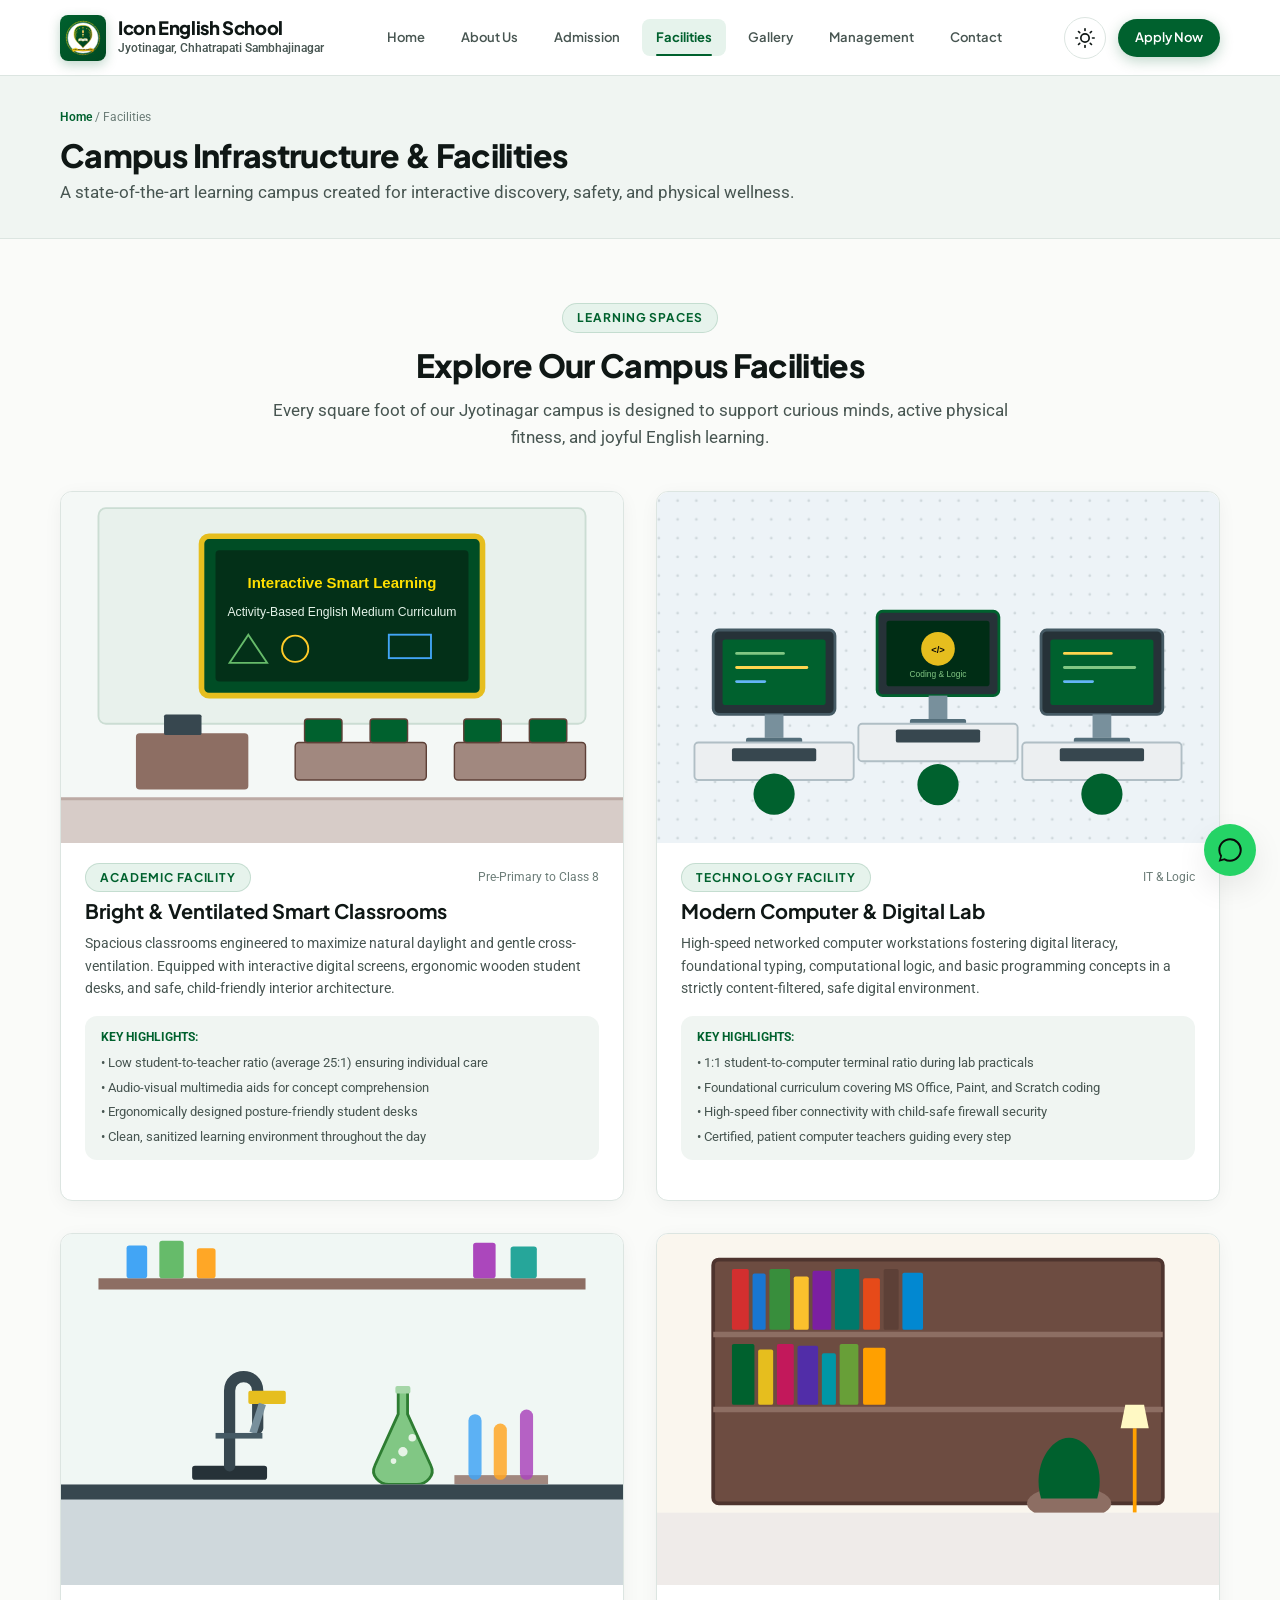
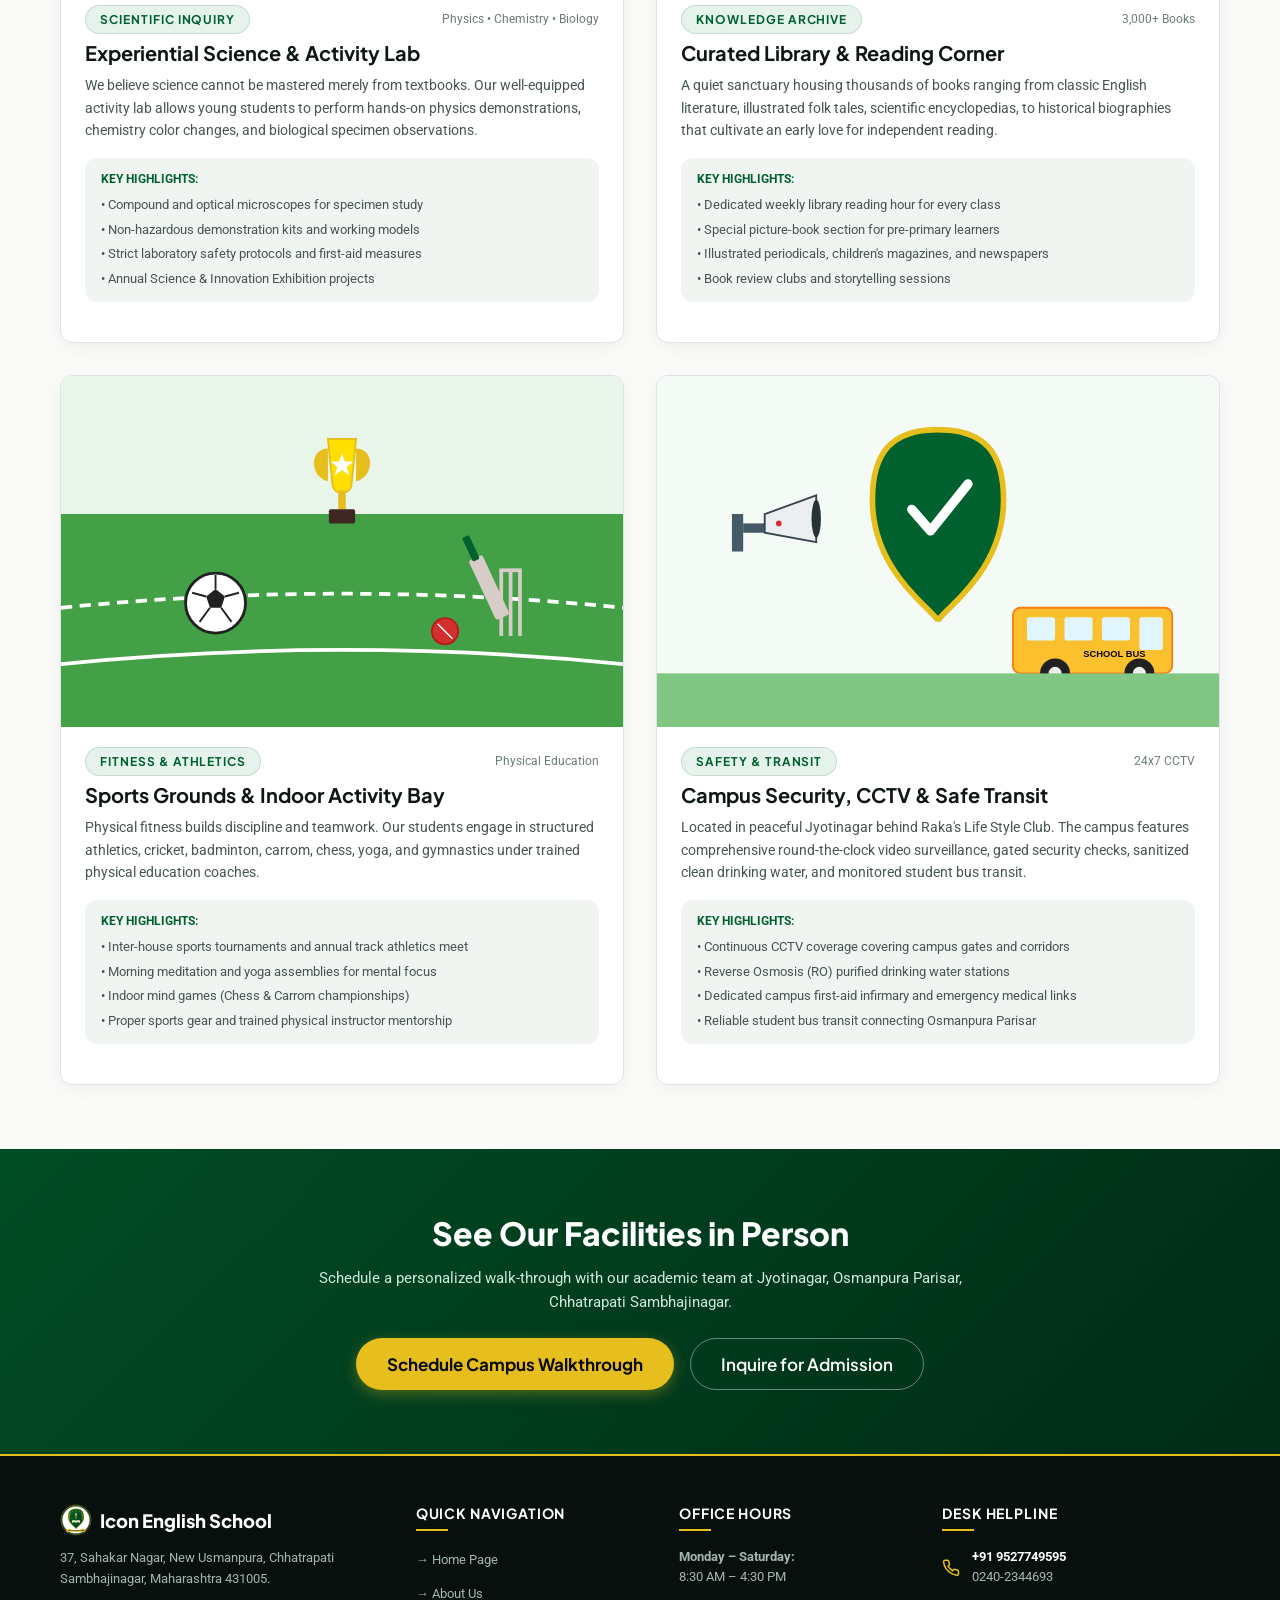
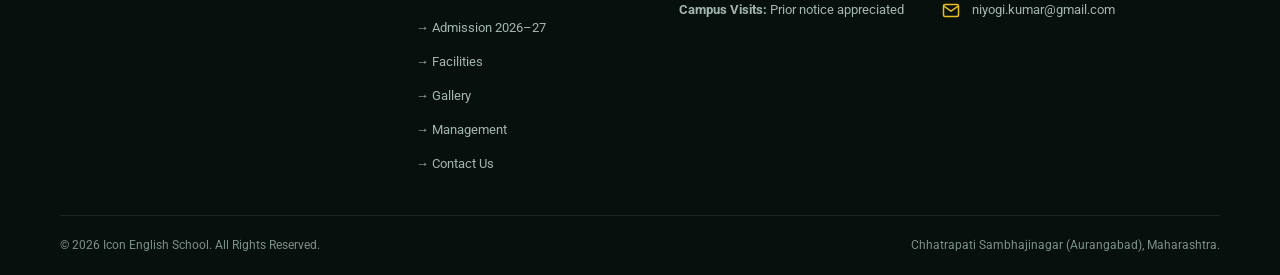
<file: facilities.html>
<!DOCTYPE html>
<html lang="en" data-theme="light">
<head>
  <meta charset="UTF-8">
  <meta name="viewport" content="width=device-width, initial-scale=1.0">
  <title>Campus Facilities | Icon English School — Jyotinagar, Chhatrapati Sambhajinagar</title>
  <meta name="description" content="Explore modern campus infrastructure at Icon English School: smart digital classrooms, computer lab, science activity lab, school library, sports recreation, and safe campus transit in Osmanpura.">
  <meta name="keywords" content="Icon English School facilities, computer lab school Aurangabad, science lab Osmanpura, school playground Chhatrapati Sambhajinagar, smart classrooms Jyotinagar">
  <link rel="canonical" href="https://iconenglishschool.in/facilities.html">

  <link rel="preconnect" href="https://fonts.googleapis.com">
  <link rel="preconnect" href="https://fonts.gstatic.com" crossorigin>
  <link href="https://fonts.googleapis.com/css2?family=Plus+Jakarta+Sans:wght@500;600;700;800&family=Roboto:wght@400;500;700&display=swap" rel="stylesheet">

  <link rel="stylesheet" href="css/tokens.css">
  <link rel="stylesheet" href="css/animations.css">
  <link rel="stylesheet" href="css/base.css">
  <link rel="stylesheet" href="css/components.css">

  <script src="js/theme.js"></script>
</head>
<body>
  <div class="scroll-progress-bar" aria-hidden="true"></div>
  <a href="#main-content" class="skip-link">Skip to main content</a>

  <!-- Header -->
  <header class="site-header">
    <div class="container header-container">
      <a href="index.html" class="brand-link" aria-label="Icon English School Home">
        <div class="brand-emblem" aria-hidden="true">
          <img src="assets/images/logo.svg" alt="" width="36" height="36">
        </div>
        <div class="brand-info">
          <span class="brand-title">Icon English School</span>
          <span class="brand-subtitle">Jyotinagar, Chhatrapati Sambhajinagar</span>
        </div>
      </a>

      <nav class="desktop-nav" aria-label="Main Navigation">
        <a href="index.html" class="nav-link">Home</a>
        <a href="about.html" class="nav-link">About Us</a>
        <a href="admission.html" class="nav-link">Admission</a>
        <a href="facilities.html" class="nav-link active" aria-current="page">Facilities</a>
        <a href="gallery.html" class="nav-link">Gallery</a>
        <a href="management.html" class="nav-link">Management</a>
        <a href="contact.html" class="nav-link">Contact</a>
      </nav>

      <div class="header-actions">
        <button type="button" id="theme-toggle" class="theme-toggle-btn" aria-label="Switch theme" aria-pressed="false" title="Switch Theme">
          <svg class="theme-icon-sun" viewBox="0 0 24 24" fill="none" stroke="currentColor" stroke-width="2" stroke-linecap="round" stroke-linejoin="round" style="display: none;">
            <circle cx="12" cy="12" r="5"></circle>
            <line x1="12" y1="1" x2="12" y2="3"></line>
            <line x1="12" y1="21" x2="12" y2="23"></line>
            <line x1="4.22" y1="4.22" x2="5.64" y2="5.64"></line>
            <line x1="18.36" y1="18.36" x2="19.78" y2="19.78"></line>
            <line x1="1" y1="12" x2="3" y2="12"></line>
            <line x1="21" y1="12" x2="23" y2="12"></line>
            <line x1="4.22" y1="19.78" x2="5.64" y2="18.36"></line>
            <line x1="18.36" y1="5.64" x2="19.78" y2="4.22"></line>
          </svg>
          <svg class="theme-icon-moon" viewBox="0 0 24 24" fill="none" stroke="currentColor" stroke-width="2" stroke-linecap="round" stroke-linejoin="round">
            <path d="M21 12.79A9 9 0 1 1 11.21 3 7 7 0 0 0 21 12.79z"></path>
          </svg>
        </button>

        <a href="admission.html" class="btn btn-primary btn-sm header-cta-btn">
          Apply Now
        </a>

        <button type="button" class="mobile-nav-toggle" aria-label="Open mobile navigation menu" aria-expanded="false" aria-controls="mobile-drawer">
          <span class="hamburger-line"></span>
          <span class="hamburger-line"></span>
          <span class="hamburger-line"></span>
        </button>
      </div>
    </div>
  </header>

  <!-- Mobile Drawer -->
  <div class="mobile-drawer-backdrop" aria-hidden="true"></div>
  <aside id="mobile-drawer" class="mobile-drawer" aria-label="Mobile Navigation">
    <div class="mobile-drawer-header">
      <div class="brand-info">
        <span class="brand-title" style="font-size: 1rem;">Icon English School</span>
        <span class="brand-subtitle">Navigation Menu</span>
      </div>
      <button type="button" class="drawer-close-btn" aria-label="Close navigation menu">
        <svg width="20" height="20" viewBox="0 0 24 24" fill="none" stroke="currentColor" stroke-width="2.5"><line x1="18" y1="6" x2="6" y2="18"></line><line x1="6" y1="6" x2="18" y2="18"></line></svg>
      </button>
    </div>
    <nav class="mobile-nav-list">
      <a href="index.html" class="mobile-nav-link">Home</a>
      <a href="about.html" class="mobile-nav-link">About Us</a>
      <a href="admission.html" class="mobile-nav-link">Admission 2026–27</a>
      <a href="facilities.html" class="mobile-nav-link active">Facilities</a>
      <a href="gallery.html" class="mobile-nav-link">Gallery</a>
      <a href="management.html" class="mobile-nav-link">Management</a>
      <a href="contact.html" class="mobile-nav-link">Contact Us</a>
    </nav>
  </aside>

  <!-- Main Content -->
  <main id="main-content">
    <!-- Breadcrumb & Page Banner -->
    <section class="section" style="padding-top: var(--space-8); padding-bottom: var(--space-8); background-color: var(--bg-surface-alt); border-bottom: 1px solid var(--border-subtle);">
      <div class="container">
        <nav aria-label="Breadcrumb" style="font-size: var(--text-xs); color: var(--text-muted); margin-bottom: 8px;">
          <a href="index.html" style="color: var(--brand-primary); font-weight: 600;">Home</a> / <span>Facilities</span>
        </nav>
        <h1 class="section-title" style="margin-bottom: 4px;">Campus Infrastructure &amp; Facilities</h1>
        <p class="section-subtitle">A state-of-the-art learning campus created for interactive discovery, safety, and physical wellness.</p>
      </div>
    </section>

    <!-- Facilities Grid Section -->
    <section class="section">
      <div class="container">
        <div class="section-header reveal-up">
          <span class="section-tag">Learning Spaces</span>
          <h2 class="section-title">Explore Our Campus Facilities</h2>
          <p class="section-subtitle">
            Every square foot of our Jyotinagar campus is designed to support curious minds, active physical fitness, and joyful English learning.
          </p>
        </div>

        <div class="grid grid-2" style="gap: var(--space-8);">
          <!-- Facility 1: Smart Classrooms -->
          <div id="smart-classrooms" class="content-card card-hover-lift reveal-up stagger-1">
            <div class="content-card-image-wrap">
              <img src="assets/images/facility-classroom.svg" alt="Smart Classrooms at Icon English School" width="600" height="400" loading="lazy">
            </div>
            <div class="flex items-center justify-between" style="margin-bottom: 6px;">
              <span class="section-tag" style="margin-bottom: 0;">Academic Facility</span>
              <span style="font-size: var(--text-xs); color: var(--text-muted);">Pre-Primary to Class 8</span>
            </div>
            <h3 class="card-title">Bright &amp; Ventilated Smart Classrooms</h3>
            <p class="card-body-text">
              Spacious classrooms engineered to maximize natural daylight and gentle cross-ventilation. Equipped with interactive digital screens, ergonomic wooden student desks, and safe, child-friendly interior architecture.
            </p>
            <div style="background-color: var(--bg-surface-alt); border-radius: var(--radius-md); padding: 12px 16px; margin-bottom: var(--space-4);">
              <div style="font-size: var(--text-xs); font-weight: 700; color: var(--brand-primary); margin-bottom: 6px; text-transform: uppercase;">Key Highlights:</div>
              <ul style="font-size: var(--text-sm); color: var(--text-secondary); display: flex; flex-direction: column; gap: 4px;">
                <li>• Low student-to-teacher ratio (average 25:1) ensuring individual care</li>
                <li>• Audio-visual multimedia aids for concept comprehension</li>
                <li>• Ergonomically designed posture-friendly student desks</li>
                <li>• Clean, sanitized learning environment throughout the day</li>
              </ul>
            </div>
          </div>

          <!-- Facility 2: Computer & Digital Lab -->
          <div id="computer-lab" class="content-card card-hover-lift reveal-up stagger-2">
            <div class="content-card-image-wrap">
              <img src="assets/images/facility-computer.svg" alt="Modern Computer Lab at Icon English School" width="600" height="400" loading="lazy">
            </div>
            <div class="flex items-center justify-between" style="margin-bottom: 6px;">
              <span class="section-tag" style="margin-bottom: 0;">Technology Facility</span>
              <span style="font-size: var(--text-xs); color: var(--text-muted);">IT &amp; Logic</span>
            </div>
            <h3 class="card-title">Modern Computer &amp; Digital Lab</h3>
            <p class="card-body-text">
              High-speed networked computer workstations fostering digital literacy, foundational typing, computational logic, and basic programming concepts in a strictly content-filtered, safe digital environment.
            </p>
            <div style="background-color: var(--bg-surface-alt); border-radius: var(--radius-md); padding: 12px 16px; margin-bottom: var(--space-4);">
              <div style="font-size: var(--text-xs); font-weight: 700; color: var(--brand-primary); margin-bottom: 6px; text-transform: uppercase;">Key Highlights:</div>
              <ul style="font-size: var(--text-sm); color: var(--text-secondary); display: flex; flex-direction: column; gap: 4px;">
                <li>• 1:1 student-to-computer terminal ratio during lab practicals</li>
                <li>• Foundational curriculum covering MS Office, Paint, and Scratch coding</li>
                <li>• High-speed fiber connectivity with child-safe firewall security</li>
                <li>• Certified, patient computer teachers guiding every step</li>
              </ul>
            </div>
          </div>

          <!-- Facility 3: Science Demonstration Lab -->
          <div id="science-lab" class="content-card card-hover-lift reveal-up stagger-3">
            <div class="content-card-image-wrap">
              <img src="assets/images/facility-science.svg" alt="Science Laboratory at Icon English School" width="600" height="400" loading="lazy">
            </div>
            <div class="flex items-center justify-between" style="margin-bottom: 6px;">
              <span class="section-tag" style="margin-bottom: 0;">Scientific Inquiry</span>
              <span style="font-size: var(--text-xs); color: var(--text-muted);">Physics • Chemistry • Biology</span>
            </div>
            <h3 class="card-title">Experiential Science &amp; Activity Lab</h3>
            <p class="card-body-text">
              We believe science cannot be mastered merely from textbooks. Our well-equipped activity lab allows young students to perform hands-on physics demonstrations, chemistry color changes, and biological specimen observations.
            </p>
            <div style="background-color: var(--bg-surface-alt); border-radius: var(--radius-md); padding: 12px 16px; margin-bottom: var(--space-4);">
              <div style="font-size: var(--text-xs); font-weight: 700; color: var(--brand-primary); margin-bottom: 6px; text-transform: uppercase;">Key Highlights:</div>
              <ul style="font-size: var(--text-sm); color: var(--text-secondary); display: flex; flex-direction: column; gap: 4px;">
                <li>• Compound and optical microscopes for specimen study</li>
                <li>• Non-hazardous demonstration kits and working models</li>
                <li>• Strict laboratory safety protocols and first-aid measures</li>
                <li>• Annual Science &amp; Innovation Exhibition projects</li>
              </ul>
            </div>
          </div>

          <!-- Facility 4: School Library & Reading Room -->
          <div id="library" class="content-card card-hover-lift reveal-up stagger-4">
            <div class="content-card-image-wrap">
              <img src="assets/images/facility-library.svg" alt="School Library at Icon English School" width="600" height="400" loading="lazy">
            </div>
            <div class="flex items-center justify-between" style="margin-bottom: 6px;">
              <span class="section-tag" style="margin-bottom: 0;">Knowledge Archive</span>
              <span style="font-size: var(--text-xs); color: var(--text-muted);">3,000+ Books</span>
            </div>
            <h3 class="card-title">Curated Library &amp; Reading Corner</h3>
            <p class="card-body-text">
              A quiet sanctuary housing thousands of books ranging from classic English literature, illustrated folk tales, scientific encyclopedias, to historical biographies that cultivate an early love for independent reading.
            </p>
            <div style="background-color: var(--bg-surface-alt); border-radius: var(--radius-md); padding: 12px 16px; margin-bottom: var(--space-4);">
              <div style="font-size: var(--text-xs); font-weight: 700; color: var(--brand-primary); margin-bottom: 6px; text-transform: uppercase;">Key Highlights:</div>
              <ul style="font-size: var(--text-sm); color: var(--text-secondary); display: flex; flex-direction: column; gap: 4px;">
                <li>• Dedicated weekly library reading hour for every class</li>
                <li>• Special picture-book section for pre-primary learners</li>
                <li>• Illustrated periodicals, children's magazines, and newspapers</li>
                <li>• Book review clubs and storytelling sessions</li>
              </ul>
            </div>
          </div>

          <!-- Facility 5: Sports & Outdoor Recreation -->
          <div id="sports" class="content-card card-hover-lift reveal-up stagger-5">
            <div class="content-card-image-wrap">
              <img src="assets/images/facility-sports.svg" alt="Sports Grounds at Icon English School" width="600" height="400" loading="lazy">
            </div>
            <div class="flex items-center justify-between" style="margin-bottom: 6px;">
              <span class="section-tag" style="margin-bottom: 0;">Fitness &amp; Athletics</span>
              <span style="font-size: var(--text-xs); color: var(--text-muted);">Physical Education</span>
            </div>
            <h3 class="card-title">Sports Grounds &amp; Indoor Activity Bay</h3>
            <p class="card-body-text">
              Physical fitness builds discipline and teamwork. Our students engage in structured athletics, cricket, badminton, carrom, chess, yoga, and gymnastics under trained physical education coaches.
            </p>
            <div style="background-color: var(--bg-surface-alt); border-radius: var(--radius-md); padding: 12px 16px; margin-bottom: var(--space-4);">
              <div style="font-size: var(--text-xs); font-weight: 700; color: var(--brand-primary); margin-bottom: 6px; text-transform: uppercase;">Key Highlights:</div>
              <ul style="font-size: var(--text-sm); color: var(--text-secondary); display: flex; flex-direction: column; gap: 4px;">
                <li>• Inter-house sports tournaments and annual track athletics meet</li>
                <li>• Morning meditation and yoga assemblies for mental focus</li>
                <li>• Indoor mind games (Chess &amp; Carrom championships)</li>
                <li>• Proper sports gear and trained physical instructor mentorship</li>
              </ul>
            </div>
          </div>

          <!-- Facility 6: Safe Campus & Transport -->
          <div id="safety-transport" class="content-card card-hover-lift reveal-up stagger-6">
            <div class="content-card-image-wrap">
              <img src="assets/images/facility-safety.svg" alt="Safe Campus and Transport at Icon English School" width="600" height="400" loading="lazy">
            </div>
            <div class="flex items-center justify-between" style="margin-bottom: 6px;">
              <span class="section-tag" style="margin-bottom: 0;">Safety &amp; Transit</span>
              <span style="font-size: var(--text-xs); color: var(--text-muted);">24x7 CCTV</span>
            </div>
            <h3 class="card-title">Campus Security, CCTV &amp; Safe Transit</h3>
            <p class="card-body-text">
              Located in peaceful Jyotinagar behind Raka's Life Style Club. The campus features comprehensive round-the-clock video surveillance, gated security checks, sanitized clean drinking water, and monitored student bus transit.
            </p>
            <div style="background-color: var(--bg-surface-alt); border-radius: var(--radius-md); padding: 12px 16px; margin-bottom: var(--space-4);">
              <div style="font-size: var(--text-xs); font-weight: 700; color: var(--brand-primary); margin-bottom: 6px; text-transform: uppercase;">Key Highlights:</div>
              <ul style="font-size: var(--text-sm); color: var(--text-secondary); display: flex; flex-direction: column; gap: 4px;">
                <li>• Continuous CCTV coverage covering campus gates and corridors</li>
                <li>• Reverse Osmosis (RO) purified drinking water stations</li>
                <li>• Dedicated campus first-aid infirmary and emergency medical links</li>
                <li>• Reliable student bus transit connecting Osmanpura Parisar</li>
              </ul>
            </div>
          </div>
        </div>
      </div>
    </section>

    <!-- Call to action -->
    <section class="section" style="background: linear-gradient(135deg, #004D25 0%, #002B15 100%); color: #FFFFFF; text-align: center;">
      <div class="container reveal-scale">
        <h2 style="font-size: var(--text-3xl); font-weight: 800; color: #FFFFFF; margin-bottom: 12px;">See Our Facilities in Person</h2>
        <p style="max-width: 650px; margin: 0 auto var(--space-6) auto; color: #D0E8DD;">
          Schedule a personalized walk-through with our academic team at Jyotinagar, Osmanpura Parisar, Chhatrapati Sambhajinagar.
        </p>
        <div class="btn-group justify-center">
          <a href="contact.html" class="btn btn-accent btn-lg">Schedule Campus Walkthrough</a>
          <a href="admission.html" class="btn btn-outline btn-lg" style="color: #FFF; border-color: rgba(255,255,255,0.4);">Inquire for Admission</a>
        </div>
      </div>
    </section>
  </main>

  <!-- Footer -->
  <footer class="site-footer">
    <div class="container">
      <div class="footer-grid">
        <div>
          <div class="flex items-center gap-2" style="margin-bottom: 12px;">
            <img src="assets/images/logo.svg" alt="" width="32" height="32">
            <span style="font-family: var(--font-family-display); font-weight: 800; font-size: 1.15rem; color: #FFFFFF;">Icon English School</span>
          </div>
          <p style="font-size: var(--text-sm); line-height: 1.6; color: #A2B6B0; margin-bottom: 16px;">
            37, Sahakar Nagar, New Usmanpura, Chhatrapati Sambhajinagar, Maharashtra 431005.
          </p>
        </div>

        <div>
          <h4 class="footer-heading">Quick Navigation</h4>
          <ul class="footer-links-list">
            <li><a href="index.html" class="footer-link">&rarr; Home Page</a></li>
            <li><a href="about.html" class="footer-link">&rarr; About Us</a></li>
            <li><a href="admission.html" class="footer-link">&rarr; Admission 2026–27</a></li>
            <li><a href="facilities.html" class="footer-link">&rarr; Facilities</a></li>
            <li><a href="gallery.html" class="footer-link">&rarr; Gallery</a></li>
            <li><a href="management.html" class="footer-link">&rarr; Management</a></li>
            <li><a href="contact.html" class="footer-link">&rarr; Contact Us</a></li>
          </ul>
        </div>

        <div>
          <h4 class="footer-heading">Office Hours</h4>
          <div class="footer-contact-item">
            <span><strong>Monday – Saturday:</strong><br>8:30 AM – 4:30 PM</span>
          </div>
          <div class="footer-contact-item">
            <span><strong>Campus Visits:</strong> Prior notice appreciated</span>
          </div>
        </div>

        <div>
          <h4 class="footer-heading">Desk Helpline</h4>
          <div class="footer-contact-item">
            <svg width="18" height="18" viewBox="0 0 24 24" fill="none" stroke="var(--brand-accent)" stroke-width="2" style="flex-shrink: 0;"><path d="M22 16.92v3a2 2 0 0 1-2.18 2 19.79 19.79 0 0 1-8.63-3.07 19.5 19.5 0 0 1-6-6 19.79 19.79 0 0 1-3.07-8.67A2 2 0 0 1 4.11 2h3a2 2 0 0 1 2 1.72 12.84 12.84 0 0 0 .7 2.81 2 2 0 0 1-.45 2.11L8.09 9.91a16 16 0 0 0 6 6l1.27-1.27a2 2 0 0 1 2.11-.45 12.84 12.84 0 0 0 2.81.7A2 2 0 0 1 22 16.92z"></path></svg>
            <div>
              <a href="tel:+919527749595" style="color: #FFFFFF; font-weight: 700;">+91 9527749595</a><br>
              <a href="tel:02402344693" style="color: #A2B6B0;">0240-2344693</a>
            </div>
          </div>
          <div class="footer-contact-item">
            <svg width="18" height="18" viewBox="0 0 24 24" fill="none" stroke="var(--brand-accent)" stroke-width="2" style="flex-shrink: 0;"><path d="M4 4h16c1.1 0 2 .9 2 2v12c0 1.1-.9 2-2 2H4c-1.1 0-2-.9-2-2V6c0-1.1.9-2 2-2z"></path><polyline points="22,6 12,13 2,6"></polyline></svg>
            <a href="mailto:niyogi.kumar@gmail.com" style="color: #A2B6B0;">niyogi.kumar@gmail.com</a>
          </div>
        </div>
      </div>

      <div class="footer-bottom-bar">
        <div>&copy; 2026 Icon English School. All Rights Reserved.</div>
        <div>Chhatrapati Sambhajinagar (Aurangabad), Maharashtra.</div>
      </div>
    </div>
  </footer>

  <!-- Floating Actions -->
  <div class="floating-actions-wrap" aria-label="Quick Actions">
    <button type="button" class="floating-btn floating-scrolltop" aria-label="Scroll back to top">
      <svg width="22" height="22" viewBox="0 0 24 24" fill="none" stroke="currentColor" stroke-width="2.5"><line x1="12" y1="19" x2="12" y2="5"></line><polyline points="5 12 12 5 19 12"></polyline></svg>
    </button>
    <a href="https://wa.me/919527749595" target="_blank" rel="noopener noreferrer" class="floating-btn floating-whatsapp animate-whatsapp-pulse" aria-label="WhatsApp Chat">
      <svg width="28" height="28" viewBox="0 0 24 24" fill="#0A0A0A"><path d="M12.031 2C6.495 2 2 6.495 2 12.031a9.98 9.98 0 0 0 1.609 5.46L2.3 22l4.662-1.312a9.97 9.97 0 0 0 5.069 1.343h.005c5.535 0 10.031-4.496 10.031-10.031A10.036 10.036 0 0 0 12.031 2zm0 18.36a8.31 8.31 0 0 1-4.24-1.154l-.304-.18-3.15.886.84-3.07-.197-.315a8.28 8.28 0 0 1-1.272-4.496c0-4.588 3.733-8.32 8.324-8.32a8.27 8.27 0 0 1 5.886 2.438 8.27 8.27 0 0 1 2.434 5.885c0 4.59-3.732 8.326-8.321 8.326z"/></svg>
    </a>
  </div>

  <aside class="mobile-sticky-action-bar" aria-label="Mobile quick contacts">
    <a href="tel:+919527749595" class="mobile-action-btn btn-primary">Call Us</a>
    <a href="https://wa.me/919527749595" target="_blank" rel="noopener noreferrer" class="mobile-action-btn btn-whatsapp">WhatsApp</a>
    <a href="admission.html" class="mobile-action-btn btn-accent">Apply</a>
  </aside>

  <script src="js/data.js"></script>
  <script src="js/components.js"></script>
  <script src="js/animations.js"></script>
</body>
</html>
</file>
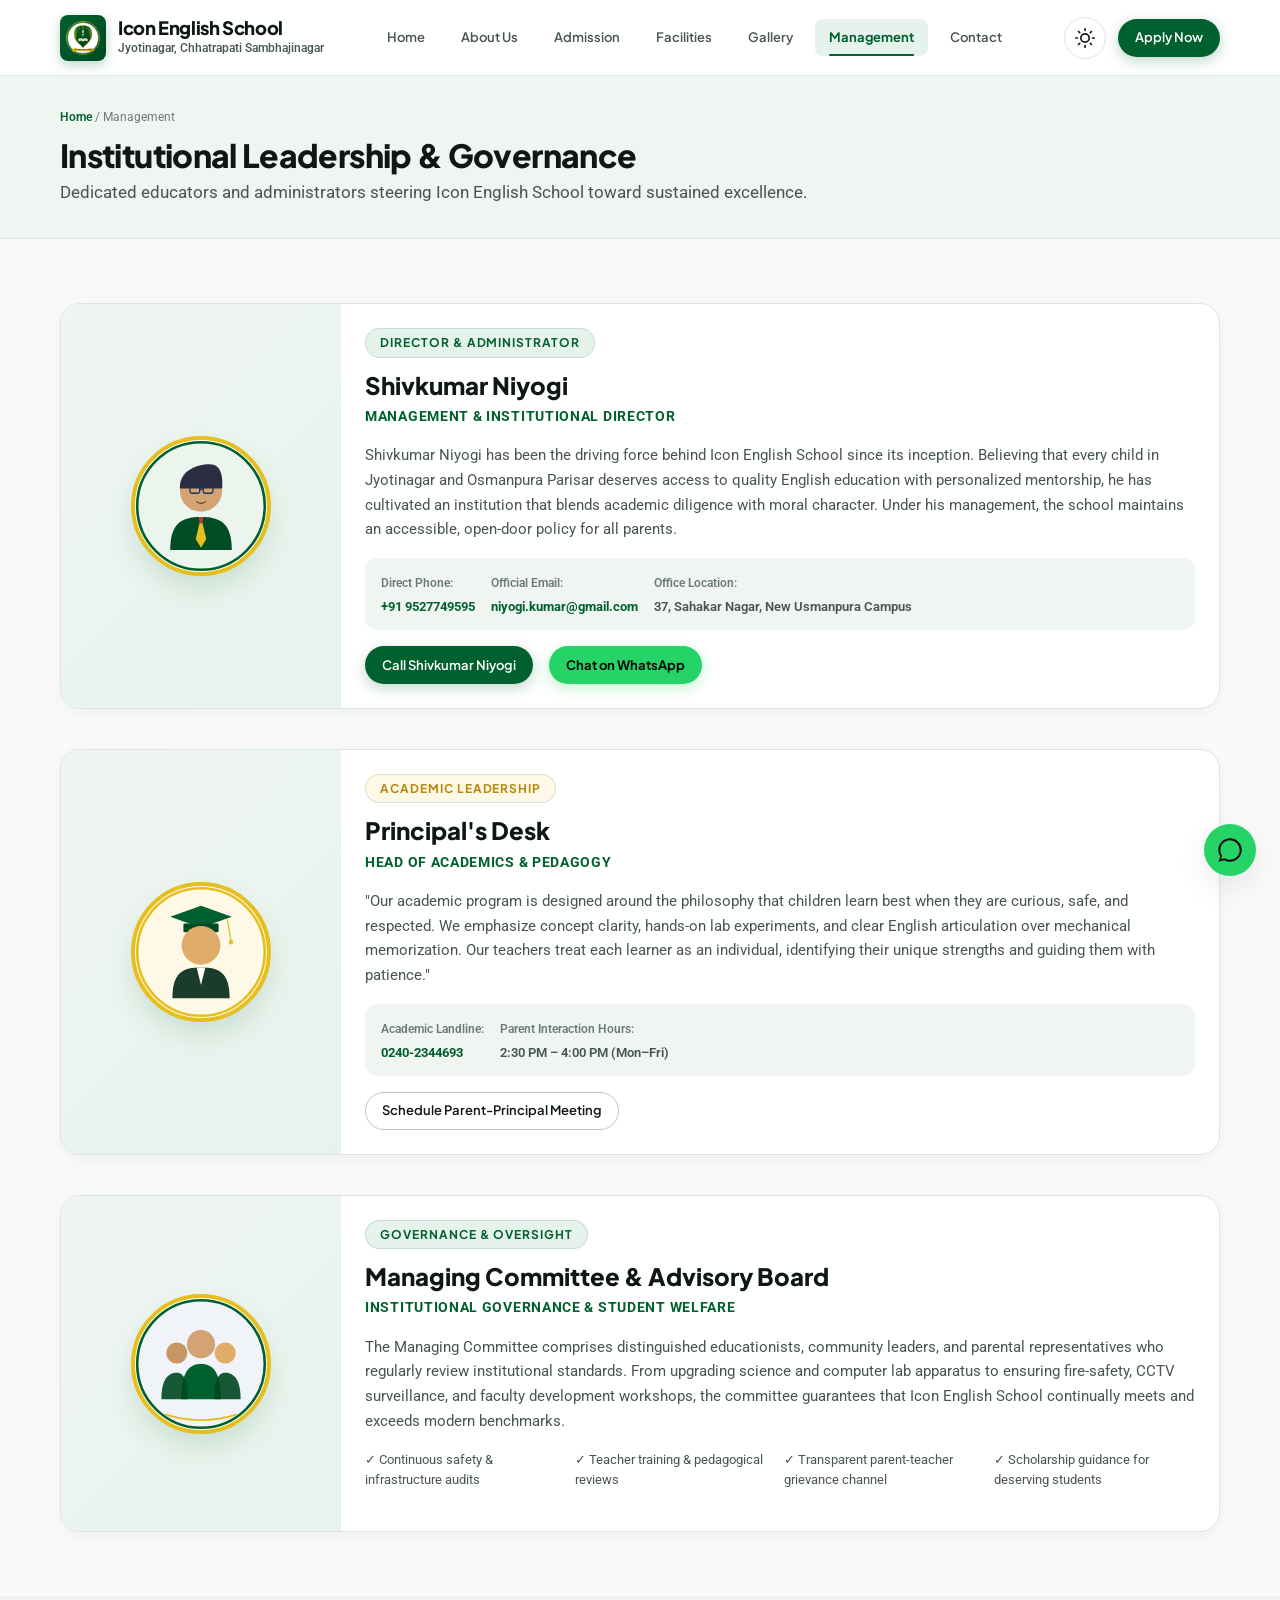
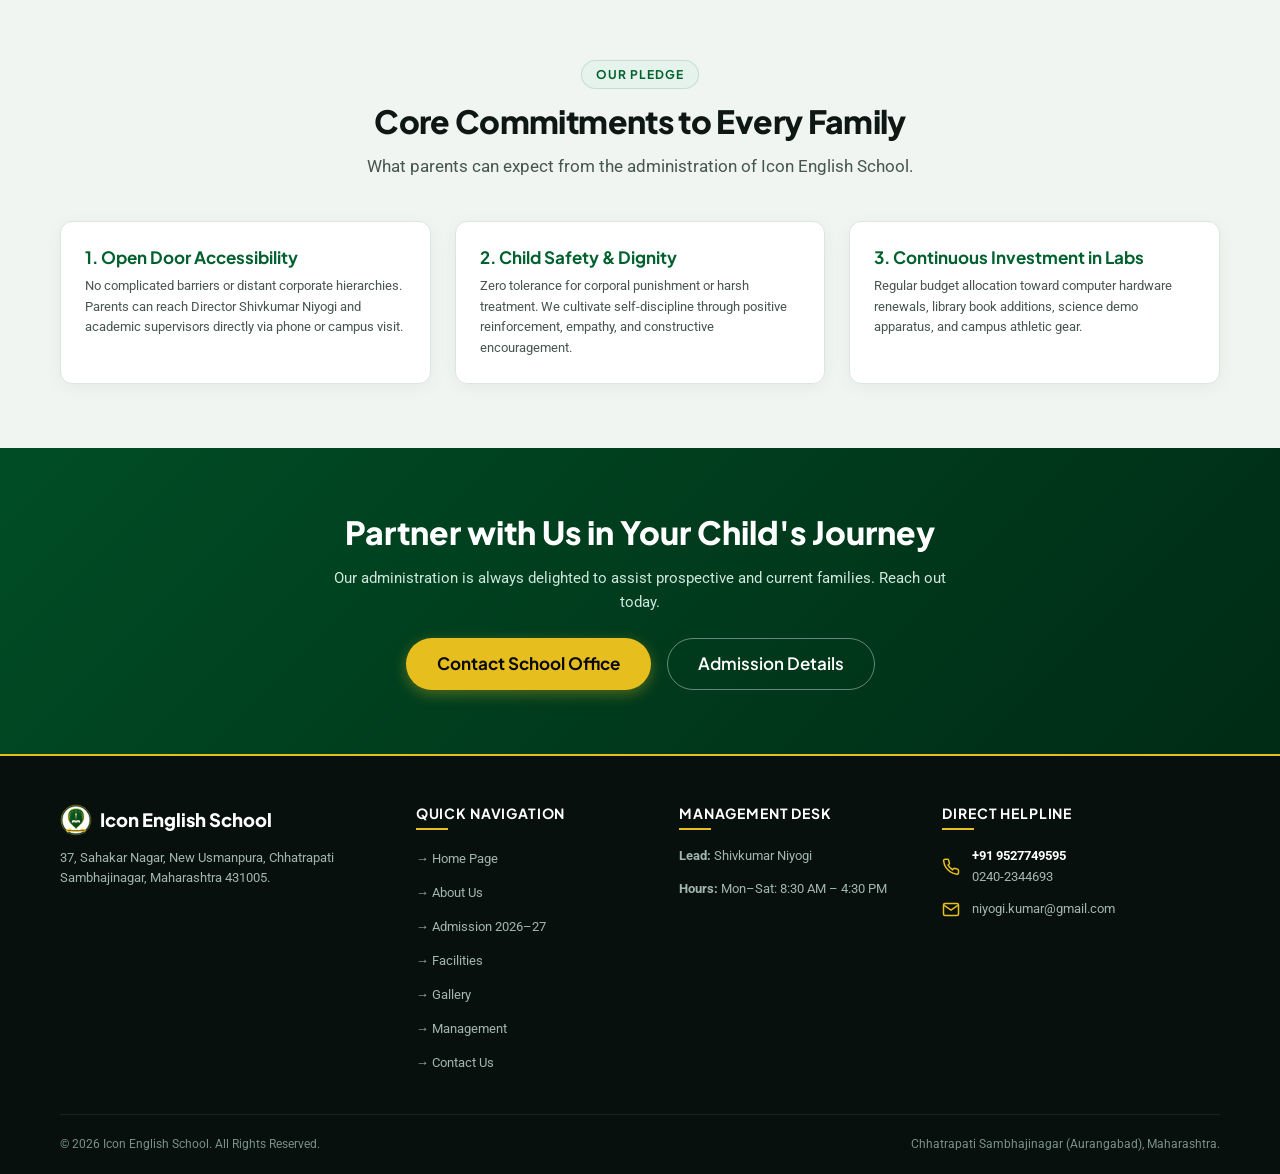
<file: management.html>
<!DOCTYPE html>
<html lang="en" data-theme="light">
<head>
  <meta charset="UTF-8">
  <meta name="viewport" content="width=device-width, initial-scale=1.0">
  <title>School Management &amp; Leadership | Icon English School — Jyotinagar, Chhatrapati Sambhajinagar</title>
  <meta name="description" content="Meet the management and leadership of Icon English School in Chhatrapati Sambhajinagar (Aurangabad). Directed by Shivkumar Niyogi, featuring Principal's message and Managing Committee.">
  <meta name="keywords" content="Icon English School management, Shivkumar Niyogi, school principal Aurangabad, school leadership Chhatrapati Sambhajinagar, Osmanpura school director">
  <link rel="canonical" href="https://iconenglishschool.in/management.html">

  <link rel="preconnect" href="https://fonts.googleapis.com">
  <link rel="preconnect" href="https://fonts.gstatic.com" crossorigin>
  <link href="https://fonts.googleapis.com/css2?family=Plus+Jakarta+Sans:wght@500;600;700;800&family=Roboto:wght@400;500;700&display=swap" rel="stylesheet">

  <link rel="stylesheet" href="css/tokens.css">
  <link rel="stylesheet" href="css/animations.css">
  <link rel="stylesheet" href="css/base.css">
  <link rel="stylesheet" href="css/components.css">

  <script src="js/theme.js"></script>
</head>
<body>
  <div class="scroll-progress-bar" aria-hidden="true"></div>
  <a href="#main-content" class="skip-link">Skip to main content</a>

  <!-- Header -->
  <header class="site-header">
    <div class="container header-container">
      <a href="index.html" class="brand-link" aria-label="Icon English School Home">
        <div class="brand-emblem" aria-hidden="true">
          <img src="assets/images/logo.svg" alt="" width="36" height="36">
        </div>
        <div class="brand-info">
          <span class="brand-title">Icon English School</span>
          <span class="brand-subtitle">Jyotinagar, Chhatrapati Sambhajinagar</span>
        </div>
      </a>

      <nav class="desktop-nav" aria-label="Main Navigation">
        <a href="index.html" class="nav-link">Home</a>
        <a href="about.html" class="nav-link">About Us</a>
        <a href="admission.html" class="nav-link">Admission</a>
        <a href="facilities.html" class="nav-link">Facilities</a>
        <a href="gallery.html" class="nav-link">Gallery</a>
        <a href="management.html" class="nav-link active" aria-current="page">Management</a>
        <a href="contact.html" class="nav-link">Contact</a>
      </nav>

      <div class="header-actions">
        <button type="button" id="theme-toggle" class="theme-toggle-btn" aria-label="Switch theme" aria-pressed="false" title="Switch Theme">
          <svg class="theme-icon-sun" viewBox="0 0 24 24" fill="none" stroke="currentColor" stroke-width="2" stroke-linecap="round" stroke-linejoin="round" style="display: none;">
            <circle cx="12" cy="12" r="5"></circle>
            <line x1="12" y1="1" x2="12" y2="3"></line>
            <line x1="12" y1="21" x2="12" y2="23"></line>
            <line x1="4.22" y1="4.22" x2="5.64" y2="5.64"></line>
            <line x1="18.36" y1="18.36" x2="19.78" y2="19.78"></line>
            <line x1="1" y1="12" x2="3" y2="12"></line>
            <line x1="21" y1="12" x2="23" y2="12"></line>
            <line x1="4.22" y1="19.78" x2="5.64" y2="18.36"></line>
            <line x1="18.36" y1="5.64" x2="19.78" y2="4.22"></line>
          </svg>
          <svg class="theme-icon-moon" viewBox="0 0 24 24" fill="none" stroke="currentColor" stroke-width="2" stroke-linecap="round" stroke-linejoin="round">
            <path d="M21 12.79A9 9 0 1 1 11.21 3 7 7 0 0 0 21 12.79z"></path>
          </svg>
        </button>

        <a href="admission.html" class="btn btn-primary btn-sm header-cta-btn">
          Apply Now
        </a>

        <button type="button" class="mobile-nav-toggle" aria-label="Open mobile navigation menu" aria-expanded="false" aria-controls="mobile-drawer">
          <span class="hamburger-line"></span>
          <span class="hamburger-line"></span>
          <span class="hamburger-line"></span>
        </button>
      </div>
    </div>
  </header>

  <!-- Mobile Drawer -->
  <div class="mobile-drawer-backdrop" aria-hidden="true"></div>
  <aside id="mobile-drawer" class="mobile-drawer" aria-label="Mobile Navigation">
    <div class="mobile-drawer-header">
      <div class="brand-info">
        <span class="brand-title" style="font-size: 1rem;">Icon English School</span>
        <span class="brand-subtitle">Navigation Menu</span>
      </div>
      <button type="button" class="drawer-close-btn" aria-label="Close navigation menu">
        <svg width="20" height="20" viewBox="0 0 24 24" fill="none" stroke="currentColor" stroke-width="2.5"><line x1="18" y1="6" x2="6" y2="18"></line><line x1="6" y1="6" x2="18" y2="18"></line></svg>
      </button>
    </div>
    <nav class="mobile-nav-list">
      <a href="index.html" class="mobile-nav-link">Home</a>
      <a href="about.html" class="mobile-nav-link">About Us</a>
      <a href="admission.html" class="mobile-nav-link">Admission 2026–27</a>
      <a href="facilities.html" class="mobile-nav-link">Facilities</a>
      <a href="gallery.html" class="mobile-nav-link">Gallery</a>
      <a href="management.html" class="mobile-nav-link active">Management</a>
      <a href="contact.html" class="mobile-nav-link">Contact Us</a>
    </nav>
  </aside>

  <!-- Main Content -->
  <main id="main-content">
    <!-- Breadcrumb & Page Banner -->
    <section class="section" style="padding-top: var(--space-8); padding-bottom: var(--space-8); background-color: var(--bg-surface-alt); border-bottom: 1px solid var(--border-subtle);">
      <div class="container">
        <nav aria-label="Breadcrumb" style="font-size: var(--text-xs); color: var(--text-muted); margin-bottom: 8px;">
          <a href="index.html" style="color: var(--brand-primary); font-weight: 600;">Home</a> / <span>Management</span>
        </nav>
        <h1 class="section-title" style="margin-bottom: 4px;">Institutional Leadership &amp; Governance</h1>
        <p class="section-subtitle">Dedicated educators and administrators steering Icon English School toward sustained excellence.</p>
      </div>
    </section>

    <!-- Leadership Profiles Section -->
    <section class="section">
      <div class="container">
        <div style="display: flex; flex-direction: column; gap: var(--space-10);">
          
          <!-- Leader 1: Shivkumar Niyogi -->
          <div class="profile-card card-hover-lift reveal-up">
            <div class="profile-avatar-wrap">
              <img src="assets/images/avatar-shivkumar.svg" alt="Shivkumar Niyogi" width="180" height="180" class="profile-avatar-placeholder">
            </div>
            <div class="profile-details">
              <span class="section-tag" style="align-self: flex-start;">Director &amp; Administrator</span>
              <h2 class="profile-name">Shivkumar Niyogi</h2>
              <div class="profile-role">Management &amp; Institutional Director</div>
              <p class="profile-bio">
                Shivkumar Niyogi has been the driving force behind Icon English School since its inception. Believing that every child in Jyotinagar and Osmanpura Parisar deserves access to quality English education with personalized mentorship, he has cultivated an institution that blends academic diligence with moral character. Under his management, the school maintains an accessible, open-door policy for all parents.
              </p>
              
              <div style="background-color: var(--bg-surface-alt); padding: 12px 16px; border-radius: var(--radius-md); margin-bottom: var(--space-4); display: flex; flex-wrap: wrap; gap: 16px;">
                <div>
                  <span style="font-size: var(--text-xs); color: var(--text-muted); font-weight: 600;">Direct Phone:</span><br>
                  <a href="tel:+919527749595" style="font-weight: 700; color: var(--brand-primary); font-size: var(--text-sm);">+91 9527749595</a>
                </div>
                <div>
                  <span style="font-size: var(--text-xs); color: var(--text-muted); font-weight: 600;">Official Email:</span><br>
                  <a href="mailto:niyogi.kumar@gmail.com" style="font-weight: 700; color: var(--brand-primary); font-size: var(--text-sm);">niyogi.kumar@gmail.com</a>
                </div>
                <div>
                  <span style="font-size: var(--text-xs); color: var(--text-muted); font-weight: 600;">Office Location:</span><br>
                  <span style="font-size: var(--text-sm); color: var(--text-secondary); font-weight: 600;">37, Sahakar Nagar, New Usmanpura Campus</span>
                </div>
              </div>

              <div class="btn-group">
                <a href="tel:+919527749595" class="btn btn-primary btn-sm">
                  Call Shivkumar Niyogi
                </a>
                <a href="https://wa.me/919527749595" target="_blank" rel="noopener noreferrer" class="btn btn-whatsapp btn-sm">
                  Chat on WhatsApp
                </a>
              </div>
            </div>
          </div>

          <!-- Leader 2: Principal's Desk -->
          <div class="profile-card card-hover-lift reveal-up stagger-1">
            <div class="profile-avatar-wrap">
              <img src="assets/images/avatar-principal.svg" alt="Principal's Desk" width="180" height="180" class="profile-avatar-placeholder">
            </div>
            <div class="profile-details">
              <span class="section-tag" style="align-self: flex-start; background-color: var(--brand-accent-light); color: #B8860B;">Academic Leadership</span>
              <h2 class="profile-name">Principal's Desk</h2>
              <div class="profile-role">Head of Academics &amp; Pedagogy</div>
              <p class="profile-bio">
                "Our academic program is designed around the philosophy that children learn best when they are curious, safe, and respected. We emphasize concept clarity, hands-on lab experiments, and clear English articulation over mechanical memorization. Our teachers treat each learner as an individual, identifying their unique strengths and guiding them with patience."
              </p>
              
              <div style="background-color: var(--bg-surface-alt); padding: 12px 16px; border-radius: var(--radius-md); margin-bottom: var(--space-4); display: flex; flex-wrap: wrap; gap: 16px;">
                <div>
                  <span style="font-size: var(--text-xs); color: var(--text-muted); font-weight: 600;">Academic Landline:</span><br>
                  <a href="tel:02402344693" style="font-weight: 700; color: var(--brand-primary); font-size: var(--text-sm);">0240-2344693</a>
                </div>
                <div>
                  <span style="font-size: var(--text-xs); color: var(--text-muted); font-weight: 600;">Parent Interaction Hours:</span><br>
                  <span style="font-size: var(--text-sm); color: var(--text-secondary); font-weight: 600;">2:30 PM – 4:00 PM (Mon–Fri)</span>
                </div>
              </div>

              <div class="btn-group">
                <a href="contact.html" class="btn btn-outline btn-sm">
                  Schedule Parent-Principal Meeting
                </a>
              </div>
            </div>
          </div>

          <!-- Leader 3: Managing Committee -->
          <div class="profile-card card-hover-lift reveal-up stagger-2">
            <div class="profile-avatar-wrap">
              <img src="assets/images/avatar-committee.svg" alt="Managing Committee" width="180" height="180" class="profile-avatar-placeholder">
            </div>
            <div class="profile-details">
              <span class="section-tag" style="align-self: flex-start;">Governance &amp; Oversight</span>
              <h2 class="profile-name">Managing Committee &amp; Advisory Board</h2>
              <div class="profile-role">Institutional Governance &amp; Student Welfare</div>
              <p class="profile-bio">
                The Managing Committee comprises distinguished educationists, community leaders, and parental representatives who regularly review institutional standards. From upgrading science and computer lab apparatus to ensuring fire-safety, CCTV surveillance, and faculty development workshops, the committee guarantees that Icon English School continually meets and exceeds modern benchmarks.
              </p>
              
              <ul style="font-size: var(--text-sm); color: var(--text-secondary); display: grid; grid-template-columns: repeat(auto-fit, minmax(200px, 1fr)); gap: 8px; margin-bottom: var(--space-4);">
                <li>✓ Continuous safety &amp; infrastructure audits</li>
                <li>✓ Teacher training &amp; pedagogical reviews</li>
                <li>✓ Transparent parent-teacher grievance channel</li>
                <li>✓ Scholarship guidance for deserving students</li>
              </ul>
            </div>
          </div>

        </div>
      </div>
    </section>

    <!-- Governance Commitments -->
    <section class="section section-alt">
      <div class="container">
        <div class="section-header reveal-up">
          <span class="section-tag">Our Pledge</span>
          <h2 class="section-title">Core Commitments to Every Family</h2>
          <p class="section-subtitle">What parents can expect from the administration of Icon English School.</p>
        </div>

        <div class="grid grid-3">
          <div class="content-card card-hover-lift reveal-up stagger-1">
            <h3 style="font-size: var(--text-lg); font-weight: 700; margin-bottom: 8px; color: var(--brand-primary);">1. Open Door Accessibility</h3>
            <p style="font-size: var(--text-sm); color: var(--text-secondary); line-height: 1.6;">
              No complicated barriers or distant corporate hierarchies. Parents can reach Director Shivkumar Niyogi and academic supervisors directly via phone or campus visit.
            </p>
          </div>

          <div class="content-card card-hover-lift reveal-up stagger-2">
            <h3 style="font-size: var(--text-lg); font-weight: 700; margin-bottom: 8px; color: var(--brand-primary);">2. Child Safety &amp; Dignity</h3>
            <p style="font-size: var(--text-sm); color: var(--text-secondary); line-height: 1.6;">
              Zero tolerance for corporal punishment or harsh treatment. We cultivate self-discipline through positive reinforcement, empathy, and constructive encouragement.
            </p>
          </div>

          <div class="content-card card-hover-lift reveal-up stagger-3">
            <h3 style="font-size: var(--text-lg); font-weight: 700; margin-bottom: 8px; color: var(--brand-primary);">3. Continuous Investment in Labs</h3>
            <p style="font-size: var(--text-sm); color: var(--text-secondary); line-height: 1.6;">
              Regular budget allocation toward computer hardware renewals, library book additions, science demo apparatus, and campus athletic gear.
            </p>
          </div>
        </div>
      </div>
    </section>

    <!-- Call to action -->
    <section class="section" style="background: linear-gradient(135deg, #004D25 0%, #002B15 100%); color: #FFFFFF; text-align: center;">
      <div class="container reveal-scale">
        <h2 style="font-size: var(--text-3xl); font-weight: 800; color: #FFFFFF; margin-bottom: 12px;">Partner with Us in Your Child's Journey</h2>
        <p style="max-width: 650px; margin: 0 auto var(--space-6) auto; color: #D0E8DD;">
          Our administration is always delighted to assist prospective and current families. Reach out today.
        </p>
        <div class="btn-group justify-center">
          <a href="contact.html" class="btn btn-accent btn-lg">Contact School Office</a>
          <a href="admission.html" class="btn btn-outline btn-lg" style="color: #FFF; border-color: rgba(255,255,255,0.4);">Admission Details</a>
        </div>
      </div>
    </section>
  </main>

  <!-- Footer -->
  <footer class="site-footer">
    <div class="container">
      <div class="footer-grid">
        <div>
          <div class="flex items-center gap-2" style="margin-bottom: 12px;">
            <img src="assets/images/logo.svg" alt="" width="32" height="32">
            <span style="font-family: var(--font-family-display); font-weight: 800; font-size: 1.15rem; color: #FFFFFF;">Icon English School</span>
          </div>
          <p style="font-size: var(--text-sm); line-height: 1.6; color: #A2B6B0; margin-bottom: 16px;">
            37, Sahakar Nagar, New Usmanpura, Chhatrapati Sambhajinagar, Maharashtra 431005.
          </p>
        </div>

        <div>
          <h4 class="footer-heading">Quick Navigation</h4>
          <ul class="footer-links-list">
            <li><a href="index.html" class="footer-link">&rarr; Home Page</a></li>
            <li><a href="about.html" class="footer-link">&rarr; About Us</a></li>
            <li><a href="admission.html" class="footer-link">&rarr; Admission 2026–27</a></li>
            <li><a href="facilities.html" class="footer-link">&rarr; Facilities</a></li>
            <li><a href="gallery.html" class="footer-link">&rarr; Gallery</a></li>
            <li><a href="management.html" class="footer-link">&rarr; Management</a></li>
            <li><a href="contact.html" class="footer-link">&rarr; Contact Us</a></li>
          </ul>
        </div>

        <div>
          <h4 class="footer-heading">Management Desk</h4>
          <div class="footer-contact-item">
            <span><strong>Lead:</strong> Shivkumar Niyogi</span>
          </div>
          <div class="footer-contact-item">
            <span><strong>Hours:</strong> Mon–Sat: 8:30 AM – 4:30 PM</span>
          </div>
        </div>

        <div>
          <h4 class="footer-heading">Direct Helpline</h4>
          <div class="footer-contact-item">
            <svg width="18" height="18" viewBox="0 0 24 24" fill="none" stroke="var(--brand-accent)" stroke-width="2" style="flex-shrink: 0;"><path d="M22 16.92v3a2 2 0 0 1-2.18 2 19.79 19.79 0 0 1-8.63-3.07 19.5 19.5 0 0 1-6-6 19.79 19.79 0 0 1-3.07-8.67A2 2 0 0 1 4.11 2h3a2 2 0 0 1 2 1.72 12.84 12.84 0 0 0 .7 2.81 2 2 0 0 1-.45 2.11L8.09 9.91a16 16 0 0 0 6 6l1.27-1.27a2 2 0 0 1 2.11-.45 12.84 12.84 0 0 0 2.81.7A2 2 0 0 1 22 16.92z"></path></svg>
            <div>
              <a href="tel:+919527749595" style="color: #FFFFFF; font-weight: 700;">+91 9527749595</a><br>
              <a href="tel:02402344693" style="color: #A2B6B0;">0240-2344693</a>
            </div>
          </div>
          <div class="footer-contact-item">
            <svg width="18" height="18" viewBox="0 0 24 24" fill="none" stroke="var(--brand-accent)" stroke-width="2" style="flex-shrink: 0;"><path d="M4 4h16c1.1 0 2 .9 2 2v12c0 1.1-.9 2-2 2H4c-1.1 0-2-.9-2-2V6c0-1.1.9-2 2-2z"></path><polyline points="22,6 12,13 2,6"></polyline></svg>
            <a href="mailto:niyogi.kumar@gmail.com" style="color: #A2B6B0;">niyogi.kumar@gmail.com</a>
          </div>
        </div>
      </div>

      <div class="footer-bottom-bar">
        <div>&copy; 2026 Icon English School. All Rights Reserved.</div>
        <div>Chhatrapati Sambhajinagar (Aurangabad), Maharashtra.</div>
      </div>
    </div>
  </footer>

  <!-- Floating Actions -->
  <div class="floating-actions-wrap" aria-label="Quick Actions">
    <button type="button" class="floating-btn floating-scrolltop" aria-label="Scroll back to top">
      <svg width="22" height="22" viewBox="0 0 24 24" fill="none" stroke="currentColor" stroke-width="2.5"><line x1="12" y1="19" x2="12" y2="5"></line><polyline points="5 12 12 5 19 12"></polyline></svg>
    </button>
    <a href="https://wa.me/919527749595" target="_blank" rel="noopener noreferrer" class="floating-btn floating-whatsapp animate-whatsapp-pulse" aria-label="WhatsApp Chat">
      <svg width="28" height="28" viewBox="0 0 24 24" fill="#0A0A0A"><path d="M12.031 2C6.495 2 2 6.495 2 12.031a9.98 9.98 0 0 0 1.609 5.46L2.3 22l4.662-1.312a9.97 9.97 0 0 0 5.069 1.343h.005c5.535 0 10.031-4.496 10.031-10.031A10.036 10.036 0 0 0 12.031 2zm0 18.36a8.31 8.31 0 0 1-4.24-1.154l-.304-.18-3.15.886.84-3.07-.197-.315a8.28 8.28 0 0 1-1.272-4.496c0-4.588 3.733-8.32 8.324-8.32a8.27 8.27 0 0 1 5.886 2.438 8.27 8.27 0 0 1 2.434 5.885c0 4.59-3.732 8.326-8.321 8.326z"/></svg>
    </a>
  </div>

  <aside class="mobile-sticky-action-bar" aria-label="Mobile quick contacts">
    <a href="tel:+919527749595" class="mobile-action-btn btn-primary">Call Us</a>
    <a href="https://wa.me/919527749595" target="_blank" rel="noopener noreferrer" class="mobile-action-btn btn-whatsapp">WhatsApp</a>
    <a href="admission.html" class="mobile-action-btn btn-accent">Apply</a>
  </aside>

  <script src="js/data.js"></script>
  <script src="js/components.js"></script>
  <script src="js/animations.js"></script>
</body>
</html>
</file>
<file: css/tokens.css>
/**
 * Icon English School - Design System Tokens
 * Switchable Light & Dark Mode Semantic Variables
 */

:root,
[data-theme="light"] {
  /* Color Palette - Surfaces & Canvas */
  --bg-canvas: #FAFBF9;
  --bg-surface: #FFFFFF;
  --bg-surface-alt: #F0F5F2;
  --bg-surface-elevated: #FFFFFF;
  --bg-header: rgba(255, 255, 255, 0.92);
  --bg-backdrop: rgba(15, 23, 21, 0.55);

  /* Typography Colors */
  --text-primary: #0F1715;
  --text-secondary: #475551;
  --text-muted: #6B7C77;
  --text-inverse: #FFFFFF;

  /* Brand Colors */
  --brand-primary: #00612E;
  --brand-primary-hover: #004922;
  --brand-primary-light: #E6F3EC;
  --brand-on-primary: #FFFFFF;

  /* Accent & Energy Colors */
  --brand-accent: #E6BE1E;
  --brand-accent-hover: #D4AD10;
  --brand-accent-light: #FEF9E7;
  --brand-on-accent: #0A0A0A;

  /* Actions & Status */
  --action-whatsapp: #25D366;
  --action-whatsapp-hover: #1EBE5D;
  --action-phone: #0284C7;
  --status-error: #C0392B;
  --status-error-bg: #FDEDEC;
  --status-success: #27AE60;
  --status-success-bg: #EAFAF1;
  --status-info: #2980B9;
  --status-info-bg: #EBF5FB;

  /* Borders & Dividers */
  --border-subtle: #DCE5E1;
  --border-strong: #BDC8C3;
  --border-accent: rgba(230, 190, 30, 0.45);
  --focus-ring: #00612E;

  /* Elevation Shadows */
  --shadow-xs: 0 1px 3px rgba(15, 23, 21, 0.05);
  --shadow-sm: 0 2px 6px rgba(15, 23, 21, 0.06);
  --shadow-card: 0 4px 20px -2px rgba(15, 23, 21, 0.06);
  --shadow-hover: 0 14px 30px -4px rgba(0, 97, 46, 0.16);
  --shadow-dropdown: 0 12px 36px -6px rgba(15, 23, 21, 0.14);
  --shadow-modal: 0 24px 60px -12px rgba(15, 23, 21, 0.28);
  --shadow-glow: 0 0 25px rgba(230, 190, 30, 0.35);
}

[data-theme="dark"] {
  /* Color Palette - Surfaces & Canvas */
  --bg-canvas: #0B1110;
  --bg-surface: #131D1B;
  --bg-surface-alt: #192623;
  --bg-surface-elevated: #1F2D2A;
  --bg-header: rgba(11, 17, 16, 0.92);
  --bg-backdrop: rgba(0, 0, 0, 0.75);

  /* Typography Colors */
  --text-primary: #F2F7F5;
  --text-secondary: #A3B5AF;
  --text-muted: #7E938D;
  --text-inverse: #0B1110;

  /* Brand Colors */
  --brand-primary: #2ECC71;
  --brand-primary-hover: #27AE60;
  --brand-primary-light: rgba(46, 204, 113, 0.12);
  --brand-on-primary: #061A10;

  /* Accent & Energy Colors */
  --brand-accent: #F1C40F;
  --brand-accent-hover: #F39C12;
  --brand-accent-light: rgba(241, 196, 15, 0.14);
  --brand-on-accent: #0A0A0A;

  /* Actions & Status */
  --action-whatsapp: #25D366;
  --action-whatsapp-hover: #22BF5B;
  --action-phone: #38BDF8;
  --status-error: #FF6B6B;
  --status-error-bg: rgba(255, 107, 107, 0.14);
  --status-success: #2ECC71;
  --status-success-bg: rgba(46, 204, 113, 0.14);
  --status-info: #54A0FF;
  --status-info-bg: rgba(84, 160, 255, 0.14);

  /* Borders & Dividers */
  --border-subtle: #243531;
  --border-strong: #334A44;
  --border-accent: rgba(241, 196, 15, 0.4);
  --focus-ring: #F1C40F;

  /* Elevation Shadows */
  --shadow-xs: 0 1px 3px rgba(0, 0, 0, 0.35);
  --shadow-sm: 0 2px 6px rgba(0, 0, 0, 0.4);
  --shadow-card: 0 4px 20px -2px rgba(0, 0, 0, 0.45);
  --shadow-hover: 0 14px 32px -4px rgba(46, 204, 113, 0.18);
  --shadow-dropdown: 0 12px 36px -6px rgba(0, 0, 0, 0.65);
  --shadow-modal: 0 24px 60px -12px rgba(0, 0, 0, 0.85);
  --shadow-glow: 0 0 25px rgba(241, 196, 15, 0.25);
}

/* Global Constant Tokens (Theme-Invariant) */
:root {
  /* Typography Scale */
  --font-family-display: 'Plus Jakarta Sans', -apple-system, BlinkMacSystemFont, 'Segoe UI', Roboto, Helvetica, Arial, sans-serif;
  --font-family-body: 'Roboto', -apple-system, BlinkMacSystemFont, 'Segoe UI', Arial, sans-serif;

  --text-xs: 0.75rem;     /* 12px */
  --text-sm: 0.8125rem;   /* 13px */
  --text-md: 0.875rem;    /* 14px */
  --text-base: 0.9375rem; /* 15px */
  --text-lg: 1.0625rem;   /* 17px */
  --text-xl: 1.25rem;     /* 20px */
  --text-2xl: 1.5rem;     /* 24px */
  --text-3xl: 2rem;       /* 32px */
  --text-4xl: 2.75rem;    /* 44px */

  /* Spacing Scale */
  --space-1: 4px;
  --space-2: 8px;
  --space-3: 12px;
  --space-4: 16px;
  --space-5: 20px;
  --space-6: 24px;
  --space-8: 32px;
  --space-10: 40px;
  --space-12: 48px;
  --space-16: 64px;
  --space-20: 80px;

  /* Border Radii */
  --radius-xs: 4px;
  --radius-sm: 8px;
  --radius-md: 12px;
  --radius-lg: 20px;
  --radius-xl: 28px;
  --radius-pill: 9999px;

  /* Layout & Containers */
  --container-max: 1200px;
  --container-gutter: 20px;
  --header-height: 76px;
  --mobile-bottom-bar-height: 64px;

  /* Transitions */
  --transition-fast: 150ms cubic-bezier(0.4, 0, 0.2, 1);
  --transition-normal: 250ms cubic-bezier(0.4, 0, 0.2, 1);
  --transition-slow: 400ms cubic-bezier(0.16, 1, 0.3, 1);
  --transition-theme: background-color 250ms ease, color 250ms ease, border-color 250ms ease, box-shadow 250ms ease;
}
</file>
<file: css/animations.css>
/**
 * Icon English School - Animation & Motion System
 * Scrolling, Fade, Dropping, Floating & Staggered Reveal Effects
 */

/* -------------------------------------------------------------
 * 1. Base Keyframes
 * ----------------------------------------------------------- */

/* Dropping Animation: Falling down with smooth deceleration */
@keyframes dropIn {
  0% {
    opacity: 0;
    transform: translateY(-40px);
  }
  60% {
    opacity: 0.9;
    transform: translateY(4px);
  }
  100% {
    opacity: 1;
    transform: translateY(0);
  }
}

/* Deep Drop for Alerts / Drawers */
@keyframes dropDownDeep {
  from {
    opacity: 0;
    transform: translateY(-80px) scale(0.96);
  }
  to {
    opacity: 1;
    transform: translateY(0) scale(1);
  }
}

/* Fade In Basic */
@keyframes fadeIn {
  from {
    opacity: 0;
  }
  to {
    opacity: 1;
  }
}

/* Fade and Rise Up */
@keyframes fadeInUp {
  from {
    opacity: 0;
    transform: translateY(28px);
  }
  to {
    opacity: 1;
    transform: translateY(0);
  }
}

/* Fade and Slide from Left */
@keyframes fadeInLeft {
  from {
    opacity: 0;
    transform: translateX(-30px);
  }
  to {
    opacity: 1;
    transform: translateX(0);
  }
}

/* Fade and Slide from Right */
@keyframes fadeInRight {
  from {
    opacity: 0;
    transform: translateX(30px);
  }
  to {
    opacity: 1;
    transform: translateX(0);
  }
}

/* Gentle Floating / Bobbing */
@keyframes floatGentle {
  0%, 100% {
    transform: translateY(0);
  }
  50% {
    transform: translateY(-8px);
  }
}

/* Subtle Glowing Pulse */
@keyframes pulseGlow {
  0%, 100% {
    box-shadow: 0 0 0 0 rgba(230, 190, 30, 0.4);
  }
  50% {
    box-shadow: 0 0 0 10px rgba(230, 190, 30, 0);
  }
}

/* WhatsApp Radar Pulse */
@keyframes whatsappRadar {
  0% {
    box-shadow: 0 0 0 0 rgba(37, 211, 102, 0.6);
  }
  70% {
    box-shadow: 0 0 0 16px rgba(37, 211, 102, 0);
  }
  100% {
    box-shadow: 0 0 0 0 rgba(37, 211, 102, 0);
  }
}

/* Sun / Moon Rotation Morph */
@keyframes rotateTheme {
  0% {
    transform: rotate(0deg) scale(0.8);
    opacity: 0.5;
  }
  100% {
    transform: rotate(360deg) scale(1);
    opacity: 1;
  }
}

/* Shimmer Highlight for Badges */
@keyframes shimmerWave {
  0% {
    background-position: -200% 0;
  }
  100% {
    background-position: 200% 0;
  }
}

/* Modal Pop and Drop */
@keyframes modalDrop {
  0% {
    opacity: 0;
    transform: translateY(-30px) scale(0.95);
  }
  100% {
    opacity: 1;
    transform: translateY(0) scale(1);
  }
}

/* -------------------------------------------------------------
 * 2. Utility Animation Classes
 * ----------------------------------------------------------- */

.animate-drop-in {
  animation: dropIn 0.65s cubic-bezier(0.16, 1, 0.3, 1) forwards;
}

.animate-fade-in {
  animation: fadeIn 0.45s ease-out forwards;
}

.animate-fade-up {
  animation: fadeInUp 0.55s cubic-bezier(0.16, 1, 0.3, 1) forwards;
}

.animate-float {
  animation: floatGentle 4s ease-in-out infinite;
}

.animate-pulse-glow {
  animation: pulseGlow 2.5s infinite;
}

.animate-whatsapp-pulse {
  animation: whatsappRadar 2s infinite;
}

/* -------------------------------------------------------------
 * 3. Scroll Reveal Engine (IntersectionObserver Target Classes)
 * ----------------------------------------------------------- */

/* Elements start hidden until scrolled into view */
.reveal {
  opacity: 0;
  will-change: opacity, transform;
  transition: opacity 0.6s cubic-bezier(0.16, 1, 0.3, 1),
              transform 0.6s cubic-bezier(0.16, 1, 0.3, 1);
}

/* Reveal Types */
.reveal-fade {
  opacity: 0;
}
.reveal-fade.is-revealed {
  opacity: 1;
}

.reveal-up {
  opacity: 0;
  transform: translateY(32px);
}
.reveal-up.is-revealed {
  opacity: 1;
  transform: translateY(0);
}

/* Dropping Reveal: Drops down into position on scroll */
.reveal-drop {
  opacity: 0;
  transform: translateY(-36px);
}
.reveal-drop.is-revealed {
  opacity: 1;
  transform: translateY(0);
}

.reveal-left {
  opacity: 0;
  transform: translateX(-36px);
}
.reveal-left.is-revealed {
  opacity: 1;
  transform: translateX(0);
}

.reveal-right {
  opacity: 0;
  transform: translateX(36px);
}
.reveal-right.is-revealed {
  opacity: 1;
  transform: translateX(0);
}

/* Mobile Safeguard: Disable horizontal translation on mobile screens to prevent viewport sliding */
@media (max-width: 768px) {
  .reveal-left,
  .reveal-right {
    transform: translateY(24px);
  }
  .reveal-left.is-revealed,
  .reveal-right.is-revealed {
    transform: translateY(0);
  }
}

.reveal-scale {
  opacity: 0;
  transform: scale(0.92);
}
.reveal-scale.is-revealed {
  opacity: 1;
  transform: scale(1);
}

/* Stagger Delays for Grid Children */
.stagger-1 { transition-delay: 60ms; }
.stagger-2 { transition-delay: 120ms; }
.stagger-3 { transition-delay: 180ms; }
.stagger-4 { transition-delay: 240ms; }
.stagger-5 { transition-delay: 300ms; }
.stagger-6 { transition-delay: 360ms; }
.stagger-7 { transition-delay: 420ms; }
.stagger-8 { transition-delay: 480ms; }

/* -------------------------------------------------------------
 * 4. Micro-Interactions & Hover States
 * ----------------------------------------------------------- */

/* Card Lift & Border Glow */
.card-hover-lift {
  transition: transform 0.28s cubic-bezier(0.16, 1, 0.3, 1),
              box-shadow 0.28s cubic-bezier(0.16, 1, 0.3, 1),
              border-color 0.28s ease;
}

.card-hover-lift:hover {
  transform: translateY(-6px);
  box-shadow: var(--shadow-hover);
  border-color: var(--brand-accent);
}

/* Interactive Button Hover Lift */
.btn-hover-lift {
  transition: transform 0.2s cubic-bezier(0.16, 1, 0.3, 1),
              box-shadow 0.2s cubic-bezier(0.16, 1, 0.3, 1),
              filter 0.2s ease;
}

.btn-hover-lift:hover {
  transform: translateY(-2px);
}

.btn-hover-lift:active {
  transform: translateY(1px);
}

/* Scroll Progress Bar at very top of screen */
.scroll-progress-bar {
  position: fixed;
  top: 0;
  left: 0;
  height: 3px;
  background: linear-gradient(90deg, var(--brand-primary), var(--brand-accent));
  width: 0%;
  z-index: 1001;
  transition: width 0.1s ease-out;
}

/* -------------------------------------------------------------
 * 5. Accessibility: Reduced Motion Override
 * ----------------------------------------------------------- */
@media (prefers-reduced-motion: reduce) {
  *,
  *::before,
  *::after {
    animation-duration: 0.01ms !important;
    animation-iteration-count: 1 !important;
    transition-duration: 0.01ms !important;
    scroll-behavior: auto !important;
  }

  .reveal,
  .reveal-up,
  .reveal-drop,
  .reveal-left,
  .reveal-right,
  .reveal-scale {
    opacity: 1 !important;
    transform: none !important;
    transition: none !important;
  }

  .card-hover-lift:hover {
    transform: none !important;
  }
}
</file>
<file: css/base.css>
/**
 * Icon English School - Base Styles & Global Resets
 * Semantic HTML5 Defaults, Responsive Containers, Typography & Buttons
 */

/* -------------------------------------------------------------
 * 1. Modern CSS Reset
 * ----------------------------------------------------------- */
*,
*::before,
*::after {
  box-sizing: border-box;
  margin: 0;
  padding: 0;
}

html {
  font-size: 16px;
  scroll-behavior: smooth;
  -webkit-text-size-adjust: 100%;
  text-rendering: optimizeLegibility;
  -webkit-font-smoothing: antialiased;
  -moz-osx-font-smoothing: grayscale;
  overflow-x: hidden;
  overflow-x: clip;
  width: 100%;
  max-width: 100vw;
}

body {
  font-family: var(--font-family-body);
  font-size: var(--text-base);
  line-height: 1.6;
  color: var(--text-primary);
  background-color: var(--bg-canvas);
  transition: var(--transition-theme);
  min-height: 100vh;
  display: flex;
  flex-direction: column;
  overflow-x: hidden;
  overflow-x: clip;
  width: 100%;
  max-width: 100vw;
  position: relative;
}

/* Accessibility Skip Link */
.skip-link {
  position: absolute;
  top: -100px;
  left: 16px;
  z-index: 9999;
  background-color: var(--brand-accent);
  color: var(--brand-on-accent);
  padding: 10px 18px;
  font-weight: 700;
  font-size: var(--text-sm);
  border-radius: var(--radius-sm);
  text-decoration: none;
  box-shadow: var(--shadow-dropdown);
  transition: top 0.2s ease;
}

.skip-link:focus {
  top: 16px;
  outline: 3px solid var(--focus-ring);
  outline-offset: 2px;
}

/* Keyboard Focus Visible Standard */
:focus-visible {
  outline: 2px solid var(--focus-ring);
  outline-offset: 3px;
}

/* Media Elements */
img,
svg,
video {
  max-width: 100%;
  height: auto;
  display: block;
}

a {
  color: inherit;
  text-decoration: none;
  transition: color var(--transition-fast);
}

ul, ol {
  list-style: none;
}

button, input, select, textarea {
  font: inherit;
  color: inherit;
  max-width: 100%;
  box-sizing: border-box;
}

/* -------------------------------------------------------------
 * 2. Responsive Layout Containers
 * ----------------------------------------------------------- */
.container {
  width: 100%;
  max-width: var(--container-max);
  margin-left: auto;
  margin-right: auto;
  padding-left: var(--container-gutter);
  padding-right: var(--container-gutter);
  box-sizing: border-box;
}

.container-narrow {
  width: 100%;
  max-width: 860px;
  margin-left: auto;
  margin-right: auto;
  padding-left: var(--container-gutter);
  padding-right: var(--container-gutter);
  box-sizing: border-box;
}

.section {
  padding-top: var(--space-12);
  padding-bottom: var(--space-12);
  position: relative;
  width: 100%;
  max-width: 100vw;
  overflow-x: clip;
  overflow-x: hidden;
  box-sizing: border-box;
}

@media (min-width: 768px) {
  .section {
    padding-top: var(--space-16);
    padding-bottom: var(--space-16);
  }
}

.section-alt {
  background-color: var(--bg-surface-alt);
  transition: var(--transition-theme);
}

.section-elevated {
  background-color: var(--bg-surface);
  transition: var(--transition-theme);
}

/* Section Header Typography */
.section-header {
  text-align: center;
  max-width: 740px;
  margin: 0 auto var(--space-10) auto;
}

.section-header.text-left {
  text-align: left;
  margin-left: 0;
}

.section-tag {
  display: inline-flex;
  align-items: center;
  gap: 6px;
  padding: 4px 14px;
  border-radius: var(--radius-pill);
  font-family: var(--font-family-display);
  font-size: var(--text-xs);
  font-weight: 700;
  text-transform: uppercase;
  letter-spacing: 0.08em;
  background-color: var(--brand-primary-light);
  color: var(--brand-primary);
  margin-bottom: var(--space-3);
  border: 1px solid rgba(0, 97, 46, 0.15);
}

[data-theme="dark"] .section-tag {
  border-color: rgba(46, 204, 113, 0.25);
}

.section-title {
  font-family: var(--font-family-display);
  font-size: var(--text-2xl);
  font-weight: 800;
  line-height: 1.25;
  color: var(--text-primary);
  margin-bottom: var(--space-3);
  letter-spacing: -0.02em;
}

@media (min-width: 768px) {
  .section-title {
    font-size: var(--text-3xl);
  }
}

.section-subtitle {
  font-size: var(--text-base);
  color: var(--text-secondary);
  line-height: 1.6;
}

@media (min-width: 768px) {
  .section-subtitle {
    font-size: var(--text-lg);
  }
}

/* -------------------------------------------------------------
 * 3. Typography Presets
 * ----------------------------------------------------------- */
h1, h2, h3, h4, h5, h6 {
  font-family: var(--font-family-display);
  color: var(--text-primary);
  font-weight: 700;
  line-height: 1.3;
}

.heading-xl {
  font-size: 2.2rem;
  font-weight: 800;
  line-height: 1.15;
  letter-spacing: -0.03em;
}

@media (min-width: 768px) {
  .heading-xl {
    font-size: var(--text-4xl);
  }
}

.text-gold {
  color: var(--brand-accent);
}

.text-emerald {
  color: var(--brand-primary);
}

.lead-text {
  font-size: var(--text-lg);
  color: var(--text-secondary);
  line-height: 1.65;
}

/* -------------------------------------------------------------
 * 4. Button Component System
 * ----------------------------------------------------------- */
.btn {
  display: inline-flex;
  align-items: center;
  justify-content: center;
  gap: 8px;
  font-family: var(--font-family-display);
  font-size: var(--text-md);
  font-weight: 600;
  padding: 12px 24px;
  border-radius: var(--radius-pill);
  border: 1px solid transparent;
  cursor: pointer;
  text-decoration: none;
  line-height: 1;
  white-space: nowrap;
  min-height: 48px;
  touch-action: manipulation;
  transition: transform 0.2s cubic-bezier(0.16, 1, 0.3, 1),
              background-color 0.2s ease,
              color 0.2s ease,
              border-color 0.2s ease,
              box-shadow 0.2s ease;
}

.btn:active {
  transform: scale(0.97);
}

/* Primary Button (Emerald) */
.btn-primary {
  background-color: var(--brand-primary);
  color: var(--brand-on-primary);
  box-shadow: 0 4px 14px rgba(0, 97, 46, 0.25);
}

.btn-primary:hover {
  background-color: var(--brand-primary-hover);
  box-shadow: 0 6px 20px rgba(0, 97, 46, 0.35);
  transform: translateY(-2px);
}

/* Accent Button (Academic Gold) */
.btn-accent {
  background-color: var(--brand-accent);
  color: var(--brand-on-accent);
  font-weight: 700;
  box-shadow: 0 4px 14px rgba(230, 190, 30, 0.35);
}

.btn-accent:hover {
  background-color: var(--brand-accent-hover);
  box-shadow: 0 6px 20px rgba(230, 190, 30, 0.45);
  transform: translateY(-2px);
}

/* Outline / Secondary Button */
.btn-outline {
  background-color: transparent;
  color: var(--text-primary);
  border-color: var(--border-strong);
}

.btn-outline:hover {
  background-color: var(--bg-surface-alt);
  border-color: var(--brand-primary);
  color: var(--brand-primary);
}

/* WhatsApp Direct CTA Button */
.btn-whatsapp {
  background-color: var(--action-whatsapp);
  color: #0A0A0A;
  font-weight: 700;
  box-shadow: 0 4px 14px rgba(37, 211, 102, 0.3);
}

.btn-whatsapp:hover {
  background-color: var(--action-whatsapp-hover);
  box-shadow: 0 6px 20px rgba(37, 211, 102, 0.45);
  transform: translateY(-2px);
}

/* Button Sizes & Variants */
.btn-sm {
  padding: 8px 16px;
  font-size: var(--text-sm);
  min-height: 38px;
}

.btn-lg {
  padding: 14px 30px;
  font-size: var(--text-lg);
  min-height: 52px;
}

.btn-block {
  width: 100%;
}

/* Button Group */
.btn-group {
  display: flex;
  flex-wrap: wrap;
  gap: var(--space-4);
  align-items: center;
}

@media (max-width: 480px) {
  .btn-group .btn {
    width: 100%;
  }
}

/* -------------------------------------------------------------
 * 5. Responsive Grid Utilities
 * ----------------------------------------------------------- */
.grid {
  display: grid;
  gap: var(--space-6);
}

.grid-2 {
  grid-template-columns: 1fr;
}

.grid-3 {
  grid-template-columns: 1fr;
}

.grid-4 {
  grid-template-columns: 1fr;
}

@media (min-width: 640px) {
  .grid-2 {
    grid-template-columns: repeat(2, 1fr);
  }
  .grid-3 {
    grid-template-columns: repeat(2, 1fr);
  }
  .grid-4 {
    grid-template-columns: repeat(2, 1fr);
  }
}

@media (min-width: 992px) {
  .grid-3 {
    grid-template-columns: repeat(3, 1fr);
  }
  .grid-4 {
    grid-template-columns: repeat(4, 1fr);
  }
}

/* Helper flex utilities */
.flex { display: flex; }
.flex-col { flex-direction: column; }
.items-center { align-items: center; }
.justify-between { justify-content: space-between; }
.justify-center { justify-content: center; }
.gap-2 { gap: var(--space-2); }
.gap-4 { gap: var(--space-4); }
.gap-6 { gap: var(--space-6); }

/* Main content wrapper pushes footer down and prevents horizontal spill */
#main-content {
  flex: 1 0 auto;
  width: 100%;
  max-width: 100vw;
  overflow-x: hidden;
  overflow-x: clip;
}
</file>
<file: css/components.css>
/**
 * Icon English School - Component Styles
 * Navbar, Drawer, Cards, Forms, Modals, Lightbox, Footer & Mobile Actions
 */

/* -------------------------------------------------------------
 * 1. Top Notice / Announcement Ribbon
 * ----------------------------------------------------------- */
.announcement-bar {
  background: linear-gradient(90deg, #004922, #00612E, #004922);
  color: #FFFFFF;
  padding: 8px 16px;
  font-size: var(--text-xs);
  text-align: center;
  font-weight: 600;
  display: flex;
  align-items: center;
  justify-content: center;
  gap: 12px;
  position: relative;
  z-index: 100;
}

[data-theme="dark"] .announcement-bar {
  background: linear-gradient(90deg, #061A10, #132E22, #061A10);
  border-bottom: 1px solid var(--border-subtle);
}

.announcement-badge {
  background-color: var(--brand-accent);
  color: var(--brand-on-accent);
  padding: 2px 8px;
  border-radius: var(--radius-xs);
  font-weight: 700;
  text-transform: uppercase;
  letter-spacing: 0.05em;
  font-size: 11px;
}

.announcement-link {
  color: #FFFFFF;
  text-decoration: underline;
  text-underline-offset: 3px;
  display: inline-flex;
  align-items: center;
  gap: 4px;
}

.announcement-link:hover {
  color: var(--brand-accent);
}

/* -------------------------------------------------------------
 * 2. Header & Navigation Bar
 * ----------------------------------------------------------- */
.site-header {
  position: sticky;
  top: 0;
  z-index: 990;
  background-color: var(--bg-header);
  backdrop-filter: blur(12px);
  -webkit-backdrop-filter: blur(12px);
  border-bottom: 1px solid var(--border-subtle);
  height: var(--header-height);
  width: 100%;
  max-width: 100vw;
  box-sizing: border-box;
  transition: var(--transition-theme);
}

.header-container {
  display: flex;
  align-items: center;
  justify-content: space-between;
  height: 100%;
  width: 100%;
  box-sizing: border-box;
}

/* Brand Identity */
.brand-link {
  display: flex;
  align-items: center;
  gap: 12px;
  text-decoration: none;
}

.brand-emblem {
  width: 46px;
  height: 46px;
  flex-shrink: 0;
  border-radius: var(--radius-sm);
  display: flex;
  align-items: center;
  justify-content: center;
  background: linear-gradient(135deg, var(--brand-primary), #004922);
  color: #FFFFFF;
  box-shadow: 0 4px 12px rgba(0, 97, 46, 0.25);
}

[data-theme="dark"] .brand-emblem {
  background: linear-gradient(135deg, #1A4D33, var(--brand-primary));
}

.brand-info {
  display: flex;
  flex-direction: column;
}

.brand-title {
  font-family: var(--font-family-display);
  font-size: 1.15rem;
  font-weight: 800;
  color: var(--text-primary);
  letter-spacing: -0.02em;
  line-height: 1.2;
}

.brand-subtitle {
  font-size: 0.72rem;
  color: var(--text-secondary);
  font-weight: 500;
}

/* Desktop Navigation Menu */
.desktop-nav {
  display: none;
}

@media (min-width: 992px) {
  .desktop-nav {
    display: flex;
    align-items: center;
    gap: 8px;
  }
}

.nav-link {
  padding: 8px 14px;
  font-family: var(--font-family-display);
  font-size: var(--text-sm);
  font-weight: 600;
  color: var(--text-secondary);
  border-radius: var(--radius-sm);
  position: relative;
  transition: color var(--transition-fast), background-color var(--transition-fast);
}

.nav-link:hover {
  color: var(--brand-primary);
  background-color: var(--bg-surface-alt);
}

.nav-link.active {
  color: var(--brand-primary);
  font-weight: 700;
  background-color: var(--brand-primary-light);
}

.nav-link.active::after {
  content: '';
  position: absolute;
  bottom: 0;
  left: 14px;
  right: 14px;
  height: 2px;
  background-color: var(--brand-primary);
  border-radius: 2px;
}

/* Header Action Controls (Theme Switcher & Mobile Toggle) */
.header-actions {
  display: flex;
  align-items: center;
  gap: 12px;
}

/* Theme Switcher Button */
.theme-toggle-btn {
  width: 42px;
  height: 42px;
  border-radius: var(--radius-pill);
  border: 1px solid var(--border-subtle);
  background-color: var(--bg-surface);
  color: var(--text-primary);
  display: flex;
  align-items: center;
  justify-content: center;
  cursor: pointer;
  transition: transform 0.2s ease, background-color 0.2s ease, border-color 0.2s ease;
}

.theme-toggle-btn:hover {
  background-color: var(--bg-surface-alt);
  transform: rotate(15deg);
}

.theme-toggle-btn svg {
  width: 20px;
  height: 20px;
  transition: transform 0.4s cubic-bezier(0.16, 1, 0.3, 1);
}

/* Desktop Quick Apply Button */
.header-cta-btn {
  display: none;
}

@media (min-width: 992px) {
  .header-cta-btn {
    display: inline-flex;
  }
}

/* Mobile Hamburger Menu Toggle */
.mobile-nav-toggle {
  display: flex;
  flex-direction: column;
  justify-content: center;
  gap: 5px;
  width: 42px;
  height: 42px;
  padding: 8px;
  border-radius: var(--radius-sm);
  border: 1px solid var(--border-subtle);
  background-color: var(--bg-surface);
  cursor: pointer;
}

@media (min-width: 992px) {
  .mobile-nav-toggle {
    display: none;
  }
}

.hamburger-line {
  display: block;
  width: 22px;
  height: 2px;
  background-color: var(--text-primary);
  border-radius: 2px;
  transition: transform 0.3s ease, opacity 0.3s ease;
}

.mobile-nav-toggle[aria-expanded="true"] .hamburger-line:nth-child(1) {
  transform: translateY(7px) rotate(45deg);
}
.mobile-nav-toggle[aria-expanded="true"] .hamburger-line:nth-child(2) {
  opacity: 0;
}
.mobile-nav-toggle[aria-expanded="true"] .hamburger-line:nth-child(3) {
  transform: translateY(-7px) rotate(-45deg);
}

/* -------------------------------------------------------------
 * 3. Mobile Navigation Drawer & Backdrop
 * ----------------------------------------------------------- */
.mobile-drawer-backdrop {
  position: fixed;
  inset: 0;
  background-color: var(--bg-backdrop);
  backdrop-filter: blur(4px);
  z-index: 998;
  opacity: 0;
  visibility: hidden;
  pointer-events: none;
  transition: opacity 0.3s ease, visibility 0.3s ease;
}

.mobile-drawer-backdrop.is-open {
  opacity: 1;
  visibility: visible;
  pointer-events: auto;
}

.mobile-drawer {
  position: fixed;
  top: 0;
  right: 0;
  bottom: 0;
  width: min(320px, 85vw);
  background-color: var(--bg-surface);
  z-index: 999;
  box-shadow: var(--shadow-modal);
  transform: translateX(100%);
  visibility: hidden;
  pointer-events: none;
  transition: transform 0.35s cubic-bezier(0.16, 1, 0.3, 1), visibility 0.35s ease;
  display: flex;
  flex-direction: column;
  overflow-y: auto;
  overflow-x: hidden;
}

.mobile-drawer.is-open {
  transform: translateX(0);
  visibility: visible;
  pointer-events: auto;
}

.mobile-drawer-header {
  padding: 20px;
  border-bottom: 1px solid var(--border-subtle);
  display: flex;
  align-items: center;
  justify-content: space-between;
}

.drawer-close-btn {
  width: 36px;
  height: 36px;
  border-radius: var(--radius-pill);
  border: 1px solid var(--border-subtle);
  background: transparent;
  color: var(--text-primary);
  display: flex;
  align-items: center;
  justify-content: center;
  cursor: pointer;
}

.mobile-nav-list {
  padding: 16px 12px;
  display: flex;
  flex-direction: column;
  gap: 4px;
}

.mobile-nav-link {
  display: flex;
  align-items: center;
  gap: 12px;
  padding: 12px 16px;
  border-radius: var(--radius-md);
  font-family: var(--font-family-display);
  font-size: var(--text-base);
  font-weight: 600;
  color: var(--text-primary);
}

.mobile-nav-link.active {
  background-color: var(--brand-primary-light);
  color: var(--brand-primary);
}

.mobile-drawer-footer {
  margin-top: auto;
  padding: 20px;
  border-top: 1px solid var(--border-subtle);
  background-color: var(--bg-surface-alt);
}

/* -------------------------------------------------------------
 * 4. Hero Section & Feature Cards
 * ----------------------------------------------------------- */
.hero-section {
  position: relative;
  padding: var(--space-12) 0 var(--space-16) 0;
  overflow: hidden;
  background: radial-gradient(circle at 10% 20%, rgba(0, 97, 46, 0.05) 0%, transparent 50%),
              radial-gradient(circle at 90% 80%, rgba(230, 190, 30, 0.05) 0%, transparent 50%);
}

.hero-grid {
  display: grid;
  grid-template-columns: 1fr;
  gap: var(--space-8);
  align-items: center;
}

@media (min-width: 992px) {
  .hero-grid {
    grid-template-columns: 1.15fr 0.85fr;
    gap: var(--space-12);
  }
}

.hero-content {
  display: flex;
  flex-direction: column;
  gap: var(--space-4);
}

.hero-tag {
  align-self: flex-start;
}

.hero-visual-container {
  position: relative;
}

.hero-card-featured {
  background-color: var(--bg-surface);
  border-radius: var(--radius-lg);
  border: 1px solid var(--border-subtle);
  box-shadow: var(--shadow-card);
  overflow: hidden;
  position: relative;
}

.hero-badge-overlay {
  position: absolute;
  bottom: 20px;
  left: 20px;
  right: 20px;
  background-color: rgba(15, 23, 21, 0.85);
  backdrop-filter: blur(8px);
  color: #FFFFFF;
  padding: 14px 18px;
  border-radius: var(--radius-md);
  border: 1px solid rgba(255, 255, 255, 0.15);
  display: flex;
  align-items: center;
  justify-content: space-between;
  box-sizing: border-box;
}

@media (max-width: 480px) {
  .hero-badge-overlay {
    position: static;
    border-radius: 0;
    flex-direction: column;
    align-items: flex-start;
    gap: 8px;
    padding: 12px 14px;
  }
}

/* -------------------------------------------------------------
 * 5. Statistics Counter Strip
 * ----------------------------------------------------------- */
.stats-strip {
  background-color: var(--bg-surface);
  border-top: 1px solid var(--border-subtle);
  border-bottom: 1px solid var(--border-subtle);
  padding: var(--space-8) 0;
  box-shadow: var(--shadow-xs);
}

.stats-grid {
  display: grid;
  grid-template-columns: repeat(2, 1fr);
  gap: var(--space-6);
  text-align: center;
}

@media (min-width: 768px) {
  .stats-grid {
    grid-template-columns: repeat(4, 1fr);
  }
}

.stat-item {
  display: flex;
  flex-direction: column;
  align-items: center;
}

.stat-number-wrap {
  font-family: var(--font-family-display);
  font-size: 2.25rem;
  font-weight: 800;
  color: var(--brand-primary);
  line-height: 1.1;
  margin-bottom: 4px;
}

.stat-label {
  font-size: var(--text-sm);
  color: var(--text-secondary);
  font-weight: 500;
}

/* -------------------------------------------------------------
 * 6. Content Cards (Facilities, Philosophy, Milestones)
 * ----------------------------------------------------------- */
.content-card {
  background-color: var(--bg-surface);
  border-radius: var(--radius-md);
  border: 1px solid var(--border-subtle);
  padding: var(--space-6);
  box-shadow: var(--shadow-card);
  display: flex;
  flex-direction: column;
  transition: var(--transition-theme);
  height: 100%;
  max-width: 100%;
  overflow: hidden;
  box-sizing: border-box;
}

.content-card-image-wrap {
  margin: calc(var(--space-6) * -1) calc(var(--space-6) * -1) var(--space-5) calc(var(--space-6) * -1);
  border-top-left-radius: var(--radius-md);
  border-top-right-radius: var(--radius-md);
  overflow: hidden;
  aspect-ratio: 16 / 10;
  background-color: var(--bg-surface-alt);
  position: relative;
}

.content-card-image-wrap img {
  width: 100%;
  height: 100%;
  object-fit: cover;
  transition: transform 0.4s ease;
}

.content-card:hover .content-card-image-wrap img {
  transform: scale(1.04);
}

.card-icon-pill {
  width: 48px;
  height: 48px;
  border-radius: var(--radius-md);
  background-color: var(--brand-primary-light);
  color: var(--brand-primary);
  display: flex;
  align-items: center;
  justify-content: center;
  margin-bottom: var(--space-4);
  flex-shrink: 0;
}

.card-title {
  font-size: var(--text-xl);
  font-weight: 700;
  margin-bottom: var(--space-2);
}

.card-body-text {
  font-size: var(--text-md);
  color: var(--text-secondary);
  line-height: 1.6;
  margin-bottom: var(--space-4);
  flex-grow: 1;
}

/* -------------------------------------------------------------
 * 7. Admission Steps Timeline
 * ----------------------------------------------------------- */
.steps-timeline {
  display: grid;
  grid-template-columns: 1fr;
  gap: var(--space-6);
  position: relative;
}

@media (min-width: 992px) {
  .steps-timeline {
    grid-template-columns: repeat(4, 1fr);
    gap: var(--space-4);
  }
}

.step-card {
  background-color: var(--bg-surface);
  border-radius: var(--radius-md);
  border: 1px solid var(--border-subtle);
  padding: var(--space-6);
  box-shadow: var(--shadow-card);
  position: relative;
  display: flex;
  flex-direction: column;
}

.step-number {
  width: 40px;
  height: 40px;
  border-radius: var(--radius-pill);
  background: var(--brand-primary);
  color: #FFFFFF;
  font-family: var(--font-family-display);
  font-weight: 800;
  display: flex;
  align-items: center;
  justify-content: center;
  margin-bottom: var(--space-4);
  font-size: var(--text-lg);
  box-shadow: 0 4px 10px rgba(0, 97, 46, 0.3);
}

/* -------------------------------------------------------------
 * 8. Filterable Gallery Grid & Lightbox Modal
 * ----------------------------------------------------------- */
.gallery-filter-bar {
  display: flex;
  flex-wrap: wrap;
  justify-content: center;
  gap: 8px;
  margin-bottom: var(--space-8);
}

.filter-chip {
  padding: 8px 18px;
  border-radius: var(--radius-pill);
  border: 1px solid var(--border-subtle);
  background-color: var(--bg-surface);
  color: var(--text-secondary);
  font-family: var(--font-family-display);
  font-size: var(--text-sm);
  font-weight: 600;
  cursor: pointer;
  transition: all var(--transition-fast);
}

.filter-chip:hover {
  border-color: var(--brand-primary);
  color: var(--brand-primary);
}

.filter-chip.active {
  background-color: var(--brand-primary);
  color: var(--brand-on-primary);
  border-color: var(--brand-primary);
}

.gallery-grid {
  display: grid;
  grid-template-columns: 1fr;
  gap: var(--space-5);
}

@media (min-width: 600px) {
  .gallery-grid {
    grid-template-columns: repeat(2, 1fr);
  }
}

@media (min-width: 992px) {
  .gallery-grid {
    grid-template-columns: repeat(3, 1fr);
  }
}

.gallery-card {
  position: relative;
  border-radius: var(--radius-md);
  overflow: hidden;
  background-color: var(--bg-surface);
  border: 1px solid var(--border-subtle);
  box-shadow: var(--shadow-card);
  cursor: pointer;
  aspect-ratio: 4 / 3;
}

.gallery-card img {
  width: 100%;
  height: 100%;
  object-fit: cover;
  transition: transform 0.4s ease;
}

.gallery-card:hover img {
  transform: scale(1.06);
}

.gallery-overlay {
  position: absolute;
  inset: 0;
  background: linear-gradient(to top, rgba(15, 23, 21, 0.85) 0%, transparent 60%);
  display: flex;
  flex-direction: column;
  justify-content: flex-end;
  padding: var(--space-4);
  color: #FFFFFF;
  opacity: 0.95;
}

.gallery-card-title {
  font-size: var(--text-md);
  font-weight: 700;
  color: #FFFFFF;
}

.gallery-card-category {
  font-size: var(--text-xs);
  color: var(--brand-accent);
  text-transform: uppercase;
  font-weight: 600;
  letter-spacing: 0.05em;
}

/* Lightbox Modal */
.lightbox-dialog {
  position: fixed;
  inset: 0;
  width: 100vw;
  height: 100vh;
  max-width: 100%;
  max-height: 100%;
  border: none;
  background-color: rgba(11, 17, 16, 0.94);
  backdrop-filter: blur(8px);
  display: none;
  align-items: center;
  justify-content: center;
  z-index: 1000;
  opacity: 0;
  visibility: hidden;
  overflow: hidden;
  transition: opacity 0.25s ease, visibility 0.25s ease;
}

.lightbox-dialog.is-open {
  display: flex;
  opacity: 1;
  visibility: visible;
}

.lightbox-container {
  position: relative;
  max-width: 900px;
  width: 90%;
  max-height: 85vh;
  display: flex;
  flex-direction: column;
  align-items: center;
}

.lightbox-image-wrap {
  width: 100%;
  max-height: 70vh;
  display: flex;
  align-items: center;
  justify-content: center;
  overflow: hidden;
  border-radius: var(--radius-md);
  background-color: #000;
}

.lightbox-image-wrap img {
  max-width: 100%;
  max-height: 70vh;
  object-fit: contain;
}

.lightbox-caption {
  margin-top: 14px;
  color: #F2F7F5;
  text-align: center;
  font-size: var(--text-md);
}

.lightbox-btn {
  background: rgba(255, 255, 255, 0.15);
  border: 1px solid rgba(255, 255, 255, 0.2);
  color: #FFFFFF;
  width: 44px;
  height: 44px;
  border-radius: var(--radius-pill);
  display: flex;
  align-items: center;
  justify-content: center;
  cursor: pointer;
  transition: background-color 0.2s ease, transform 0.2s ease;
}

.lightbox-btn:hover {
  background: rgba(255, 255, 255, 0.3);
  transform: scale(1.08);
}

.lightbox-close-btn {
  position: absolute;
  top: -50px;
  right: 0;
}

.lightbox-nav-btn {
  position: absolute;
  top: 50%;
  transform: translateY(-50%);
  z-index: 1002;
}

.lightbox-prev-btn { left: -60px; }
.lightbox-next-btn { right: -60px; }

@media (max-width: 768px) {
  .lightbox-prev-btn { left: 8px; }
  .lightbox-next-btn { right: 8px; }
  .lightbox-close-btn { top: -45px; right: 8px; }
}

/* -------------------------------------------------------------
 * 9. Form Components (Admission & Contact)
 * ----------------------------------------------------------- */
.form-card {
  background-color: var(--bg-surface);
  border-radius: var(--radius-lg);
  border: 1px solid var(--border-subtle);
  padding: var(--space-6);
  box-shadow: var(--shadow-card);
}

@media (min-width: 768px) {
  .form-card {
    padding: var(--space-8);
  }
}

.form-group {
  margin-bottom: var(--space-5);
  display: flex;
  flex-direction: column;
  gap: 6px;
}

.form-label {
  font-family: var(--font-family-display);
  font-size: var(--text-sm);
  font-weight: 600;
  color: var(--text-primary);
}

.form-label .required-star {
  color: var(--status-error);
  margin-left: 2px;
}

.form-control {
  width: 100%;
  padding: 12px 16px;
  border-radius: var(--radius-md);
  border: 1px solid var(--border-subtle);
  background-color: var(--bg-surface);
  color: var(--text-primary);
  font-size: var(--text-md);
  transition: border-color 0.2s ease, box-shadow 0.2s ease;
}

.form-control:focus {
  outline: none;
  border-color: var(--brand-primary);
  box-shadow: 0 0 0 3px rgba(0, 97, 46, 0.15);
}

[data-theme="dark"] .form-control:focus {
  border-color: var(--brand-primary);
  box-shadow: 0 0 0 3px rgba(46, 204, 113, 0.25);
}

.form-control.is-invalid {
  border-color: var(--status-error) !important;
  background-color: var(--status-error-bg);
}

.form-error-msg {
  font-size: var(--text-xs);
  color: var(--status-error);
  font-weight: 500;
  display: none;
}

.form-control.is-invalid + .form-error-msg {
  display: block;
}

.form-help {
  font-size: var(--text-xs);
  color: var(--text-muted);
}

/* -------------------------------------------------------------
 * 10. Management & Leadership Profiles
 * ----------------------------------------------------------- */
.profile-card {
  background-color: var(--bg-surface);
  border-radius: var(--radius-lg);
  border: 1px solid var(--border-subtle);
  overflow: hidden;
  box-shadow: var(--shadow-card);
  display: grid;
  grid-template-columns: 1fr;
}

@media (min-width: 768px) {
  .profile-card {
    grid-template-columns: 280px 1fr;
  }
}

.profile-avatar-wrap {
  background: linear-gradient(135deg, var(--bg-surface-alt), var(--brand-primary-light));
  display: flex;
  align-items: center;
  justify-content: center;
  padding: var(--space-6);
  min-height: 240px;
}

.profile-avatar-placeholder {
  width: 140px;
  height: 140px;
  border-radius: var(--radius-pill);
  border: 4px solid var(--brand-accent);
  background-color: var(--bg-surface);
  display: flex;
  align-items: center;
  justify-content: center;
  box-shadow: var(--shadow-hover);
  color: var(--brand-primary);
}

.profile-details {
  padding: var(--space-6);
  display: flex;
  flex-direction: column;
  justify-content: center;
}

.profile-name {
  font-size: var(--text-2xl);
  font-weight: 800;
  margin-bottom: 4px;
}

.profile-role {
  font-size: var(--text-md);
  font-weight: 700;
  color: var(--brand-primary);
  text-transform: uppercase;
  letter-spacing: 0.05em;
  margin-bottom: var(--space-4);
}

.profile-bio {
  font-size: var(--text-base);
  color: var(--text-secondary);
  line-height: 1.65;
  margin-bottom: var(--space-4);
}

/* -------------------------------------------------------------
 * 11. Footer Component
 * ----------------------------------------------------------- */
.site-footer {
  background-color: #08100E;
  color: #D3DFDC;
  border-top: 2px solid var(--brand-accent);
  padding-top: var(--space-12);
  margin-top: auto;
}

.footer-grid {
  display: grid;
  grid-template-columns: 1fr;
  gap: var(--space-8);
  margin-bottom: var(--space-10);
}

@media (min-width: 640px) {
  .footer-grid {
    grid-template-columns: repeat(2, 1fr);
  }
}

@media (min-width: 992px) {
  .footer-grid {
    grid-template-columns: 1.4fr 1fr 1fr 1.2fr;
  }
}

.footer-heading {
  font-family: var(--font-family-display);
  font-size: var(--text-md);
  font-weight: 700;
  color: #FFFFFF;
  text-transform: uppercase;
  letter-spacing: 0.06em;
  margin-bottom: var(--space-4);
  position: relative;
  padding-bottom: 8px;
}

.footer-heading::after {
  content: '';
  position: absolute;
  bottom: 0;
  left: 0;
  width: 32px;
  height: 2px;
  background-color: var(--brand-accent);
}

.footer-links-list {
  display: flex;
  flex-direction: column;
  gap: 10px;
}

.footer-link {
  color: #A2B6B0;
  font-size: var(--text-sm);
  display: inline-flex;
  align-items: center;
  gap: 8px;
  transition: color var(--transition-fast), transform var(--transition-fast);
}

.footer-link:hover {
  color: var(--brand-accent);
  transform: translateX(4px);
}

.footer-contact-item {
  display: flex;
  gap: 12px;
  font-size: var(--text-sm);
  color: #A2B6B0;
  margin-bottom: 12px;
}

.footer-bottom-bar {
  border-top: 1px solid rgba(255, 255, 255, 0.08);
  padding: 20px 0;
  font-size: var(--text-xs);
  color: #7A908A;
  display: flex;
  flex-direction: column;
  align-items: center;
  gap: 8px;
  text-align: center;
  max-width: 100%;
  overflow-wrap: break-word;
  word-break: break-word;
}

@media (min-width: 768px) {
  .footer-bottom-bar {
    flex-direction: row;
    justify-content: space-between;
    text-align: left;
  }
}

/* -------------------------------------------------------------
 * 12. Floating Quick Actions (Desktop & Tablet)
 * ----------------------------------------------------------- */
.floating-actions-wrap {
  position: fixed;
  bottom: 24px;
  right: 24px;
  z-index: 900;
  display: flex;
  flex-direction: column;
  gap: 12px;
  align-items: flex-end;
}

@media (max-width: 767px) {
  .floating-actions-wrap {
    display: none !important;
  }
}

.floating-btn {
  width: 52px;
  height: 52px;
  border-radius: var(--radius-pill);
  display: flex;
  align-items: center;
  justify-content: center;
  box-shadow: var(--shadow-dropdown);
  cursor: pointer;
  border: none;
  transition: transform 0.25s cubic-bezier(0.16, 1, 0.3, 1), box-shadow 0.25s ease;
  position: relative;
}

.floating-btn:hover {
  transform: scale(1.1);
}

.floating-whatsapp {
  background-color: var(--action-whatsapp);
  color: #0A0A0A;
}

.floating-scrolltop {
  background-color: var(--bg-surface);
  color: var(--text-primary);
  border: 1px solid var(--border-subtle);
  opacity: 0;
  visibility: hidden;
  transition: opacity 0.3s ease, visibility 0.3s ease, transform 0.25s ease;
}

.floating-scrolltop.is-visible {
  opacity: 1;
  visibility: visible;
}

/* -------------------------------------------------------------
 * 13. Mobile Sticky Bottom Action Bar (< 768px)
 * ----------------------------------------------------------- */
.mobile-sticky-action-bar {
  position: fixed;
  bottom: 0;
  left: 0;
  right: 0;
  height: var(--mobile-bottom-bar-height);
  background-color: var(--bg-surface);
  border-top: 1px solid var(--border-subtle);
  display: flex;
  align-items: center;
  padding: 8px 16px;
  gap: 12px;
  z-index: 890;
  box-shadow: 0 -4px 16px rgba(0, 0, 0, 0.08);
}

@media (min-width: 768px) {
  .mobile-sticky-action-bar {
    display: none;
  }
}

.mobile-action-btn {
  flex: 1;
  min-height: 44px;
  border-radius: var(--radius-pill);
  display: inline-flex;
  align-items: center;
  justify-content: center;
  gap: 8px;
  font-size: var(--text-sm);
  font-weight: 700;
  text-decoration: none;
}

/* Add bottom padding to body on mobile to prevent content covered by mobile sticky bar */
@media (max-width: 767px) {
  body {
    padding-bottom: var(--mobile-bottom-bar-height);
  }
}
</file>
